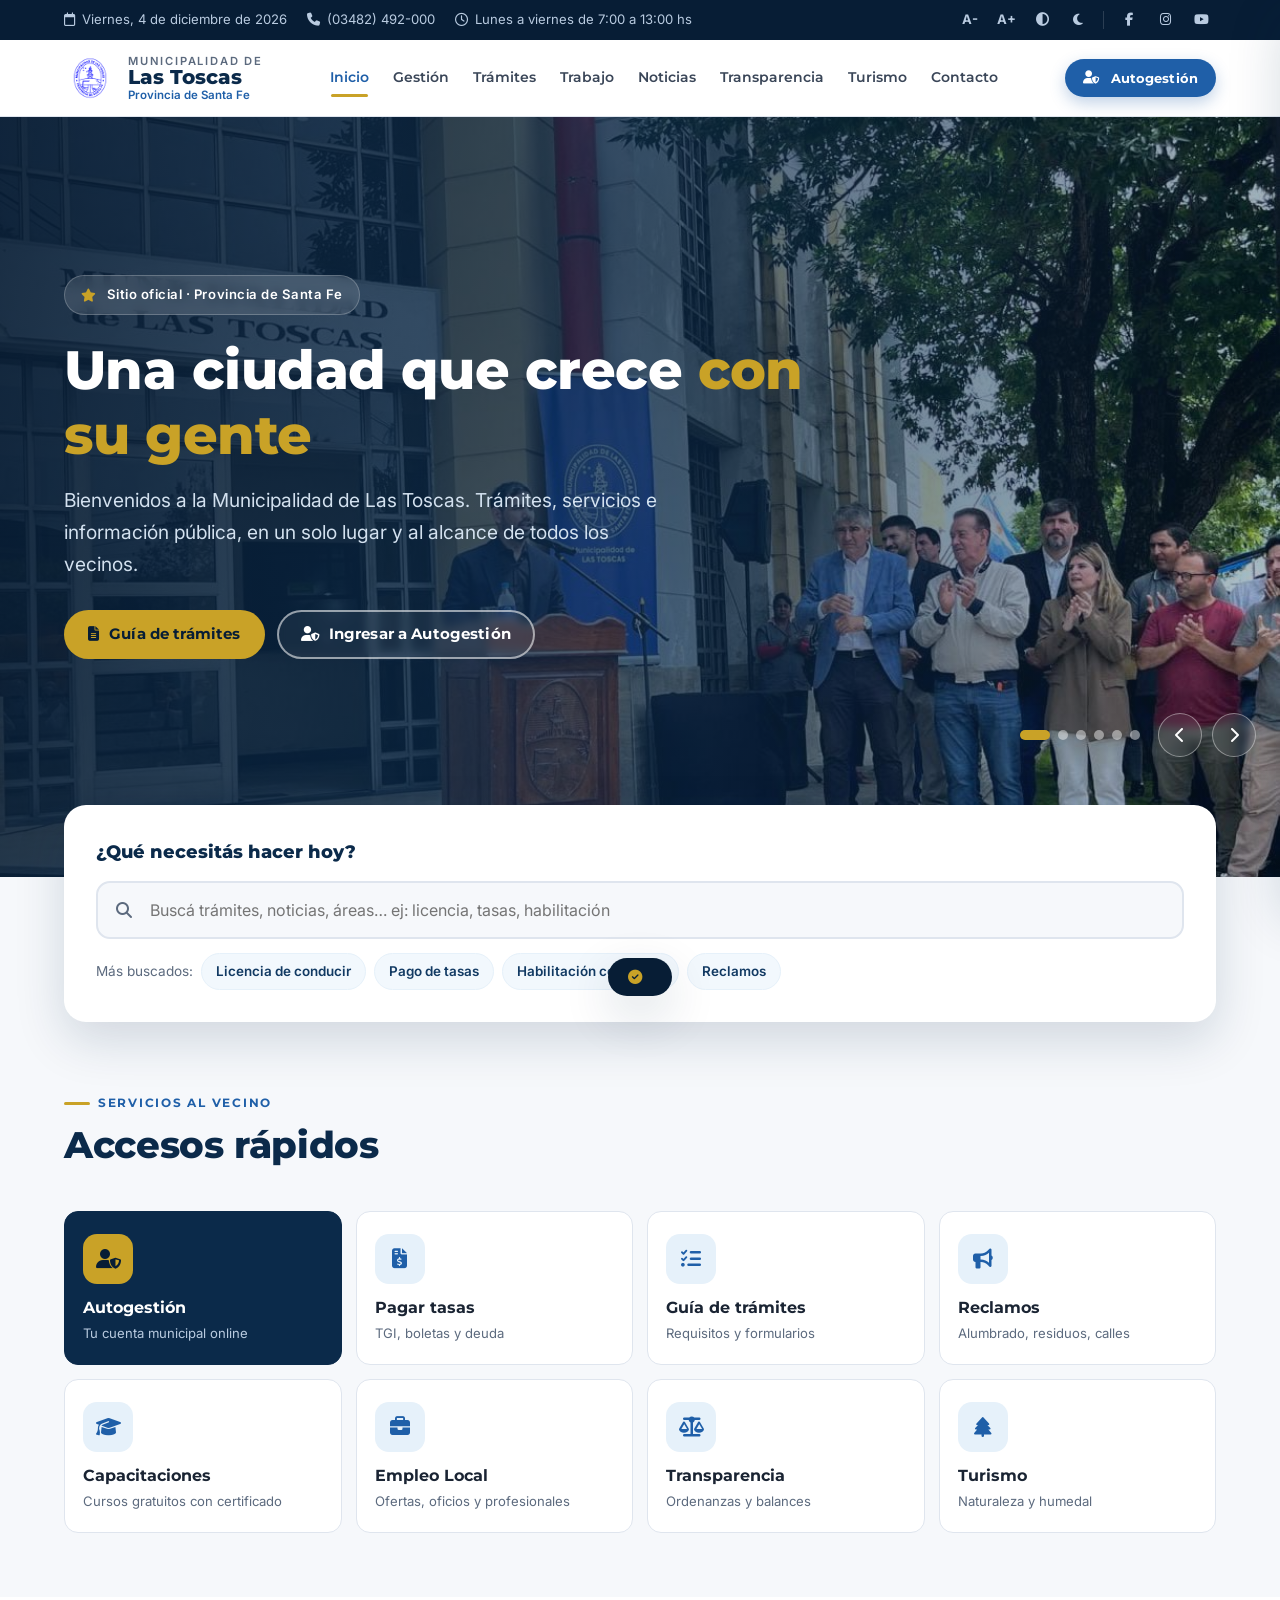
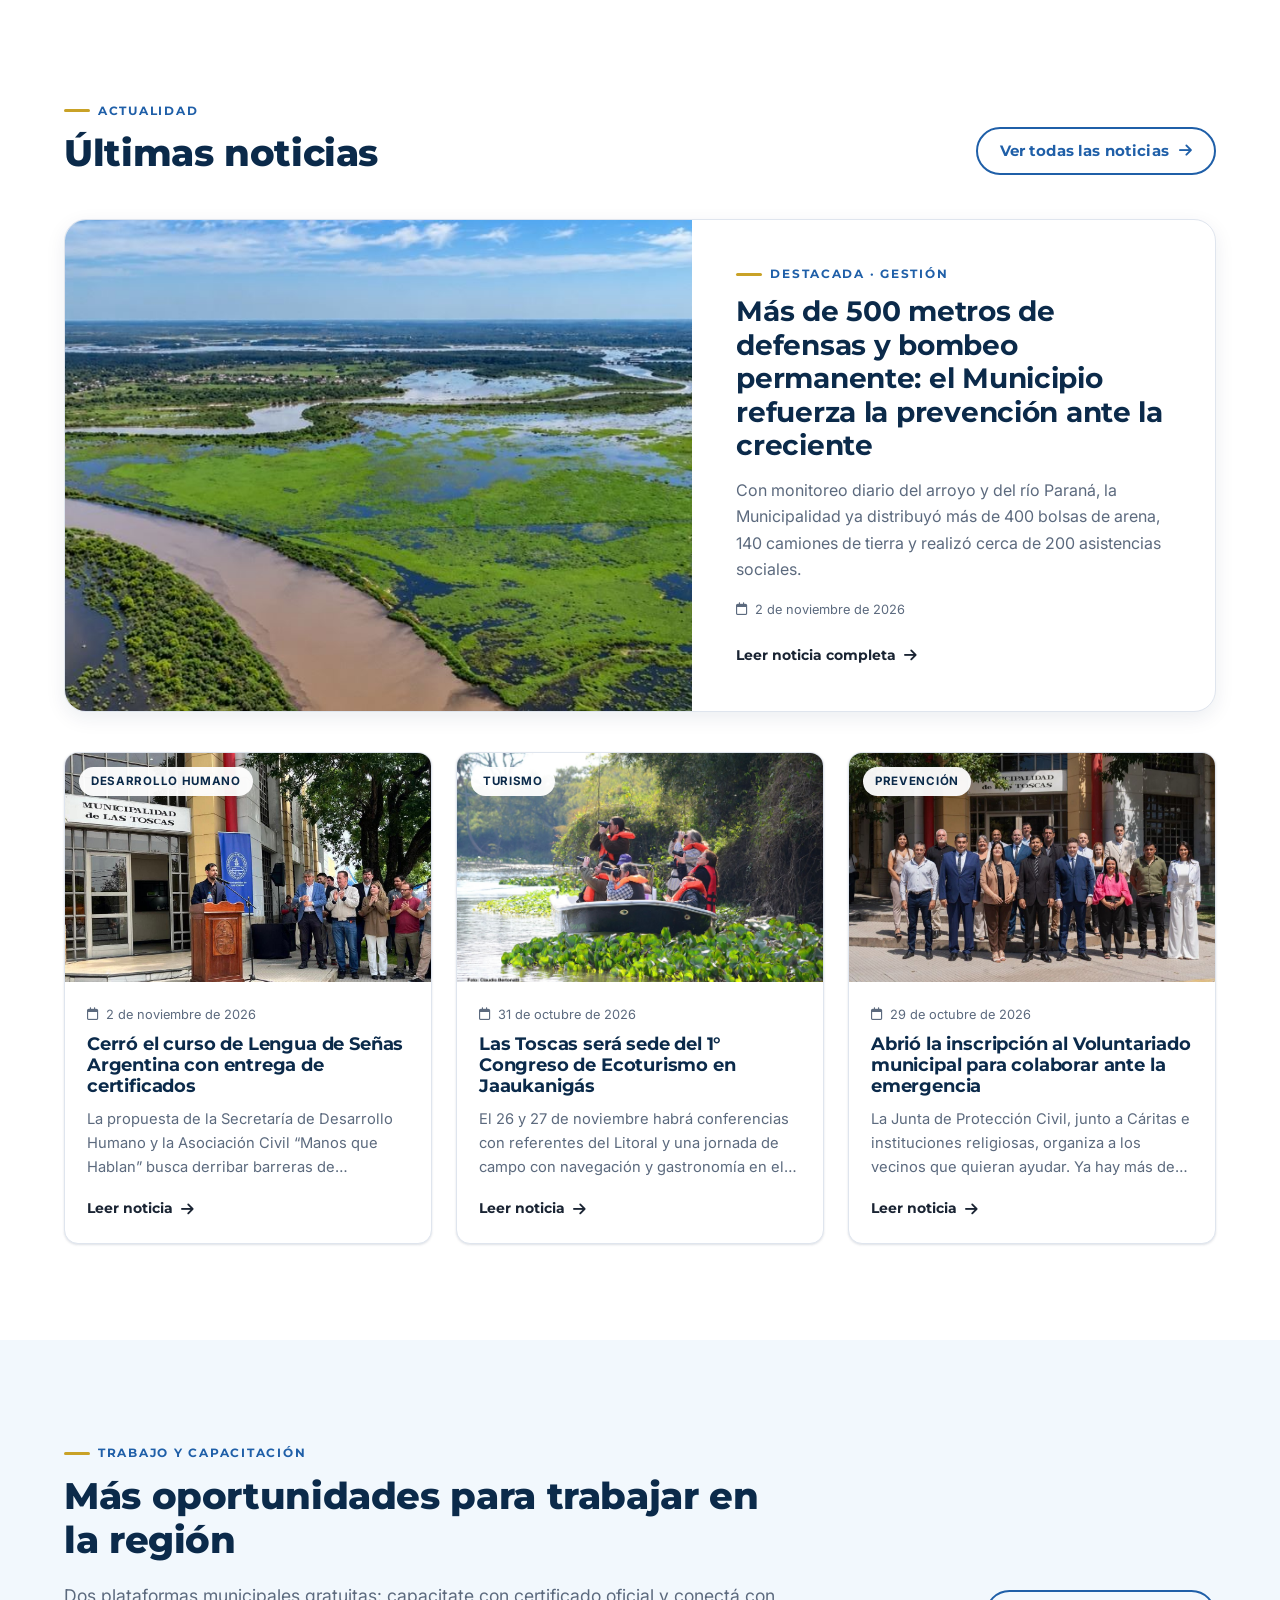
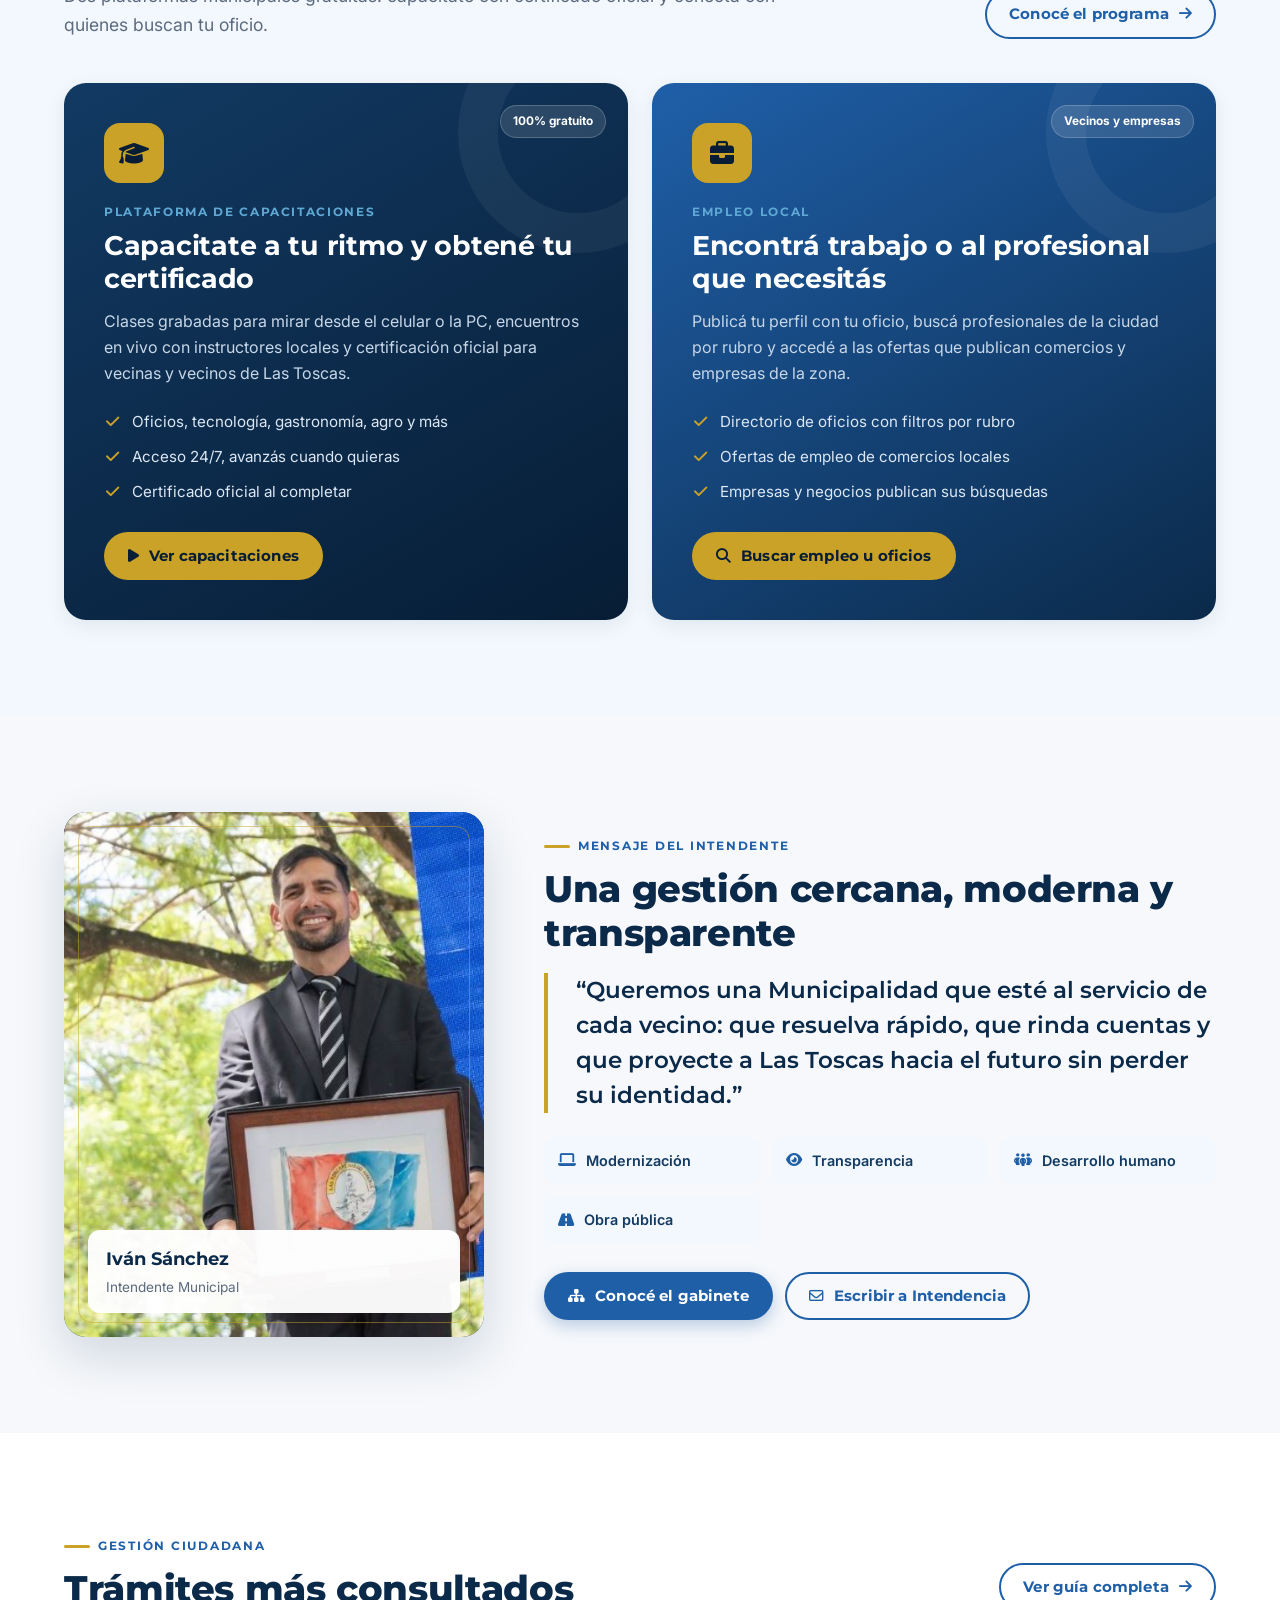
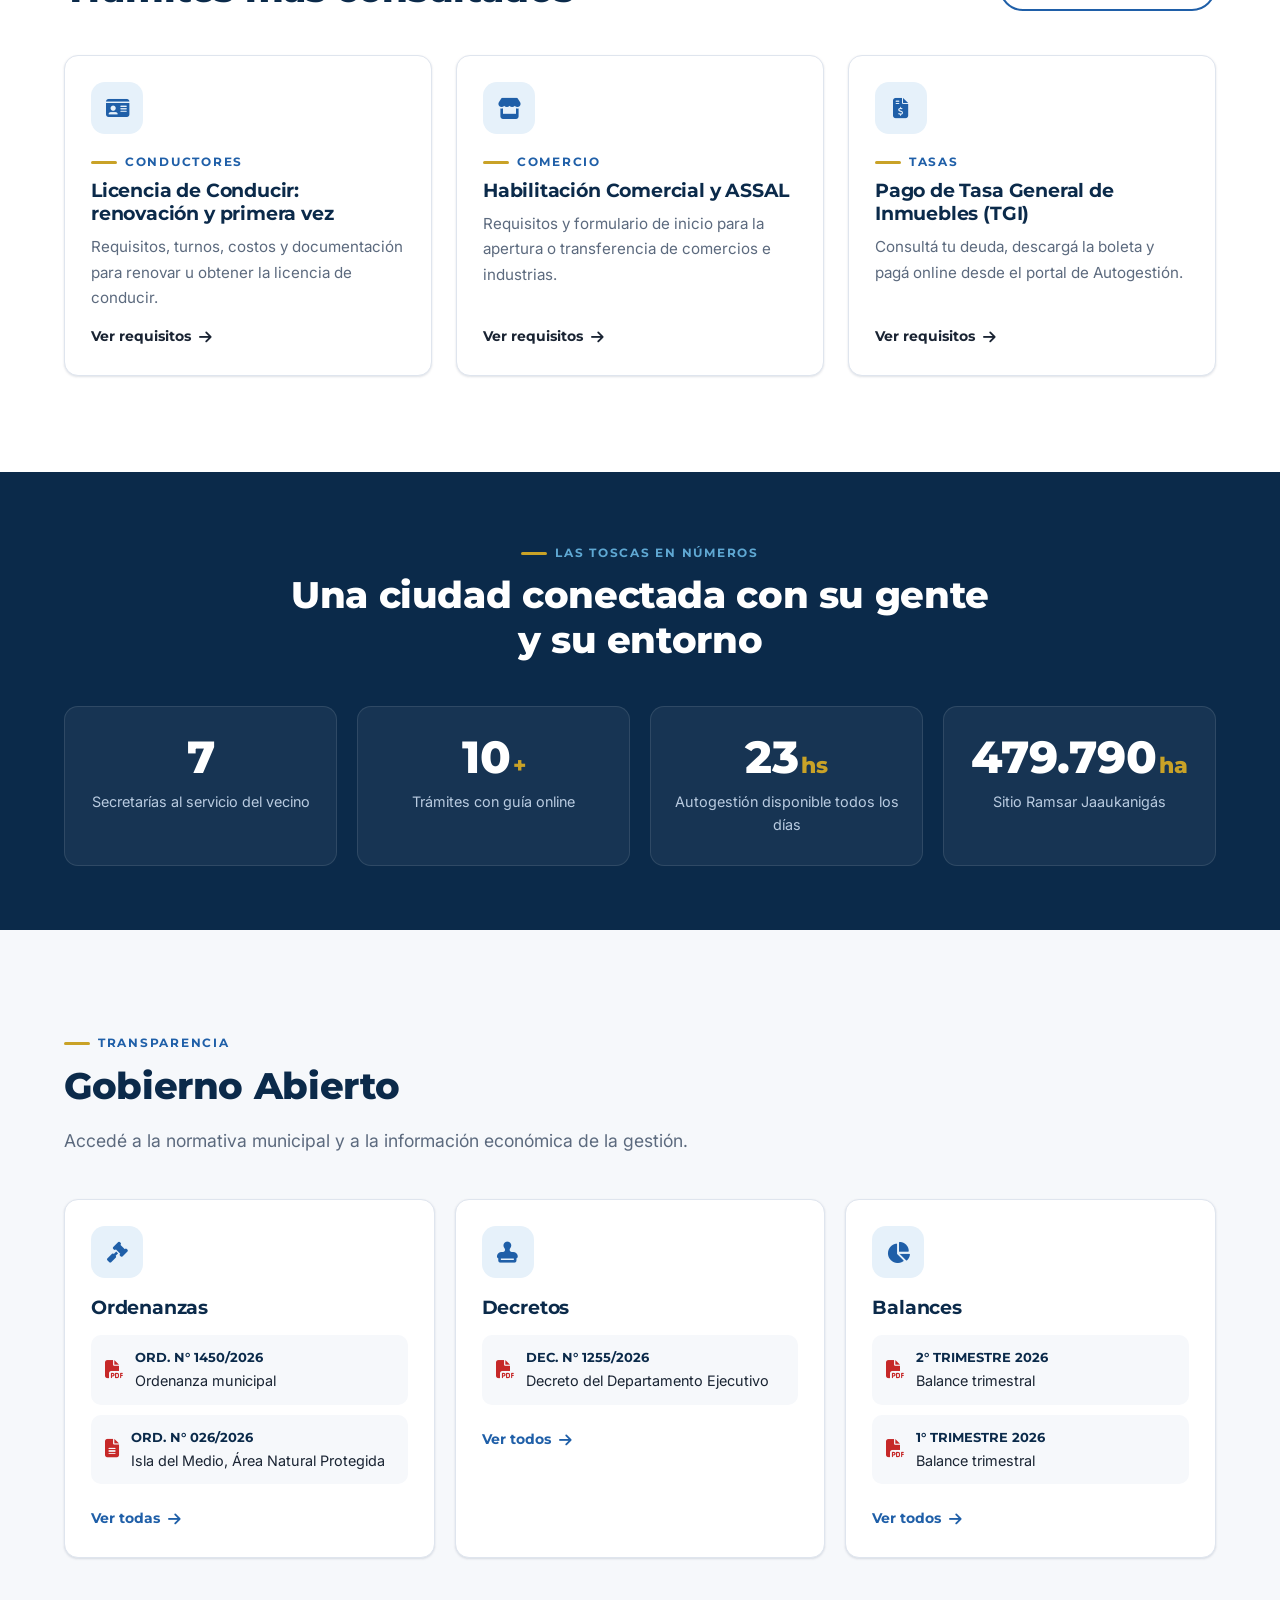
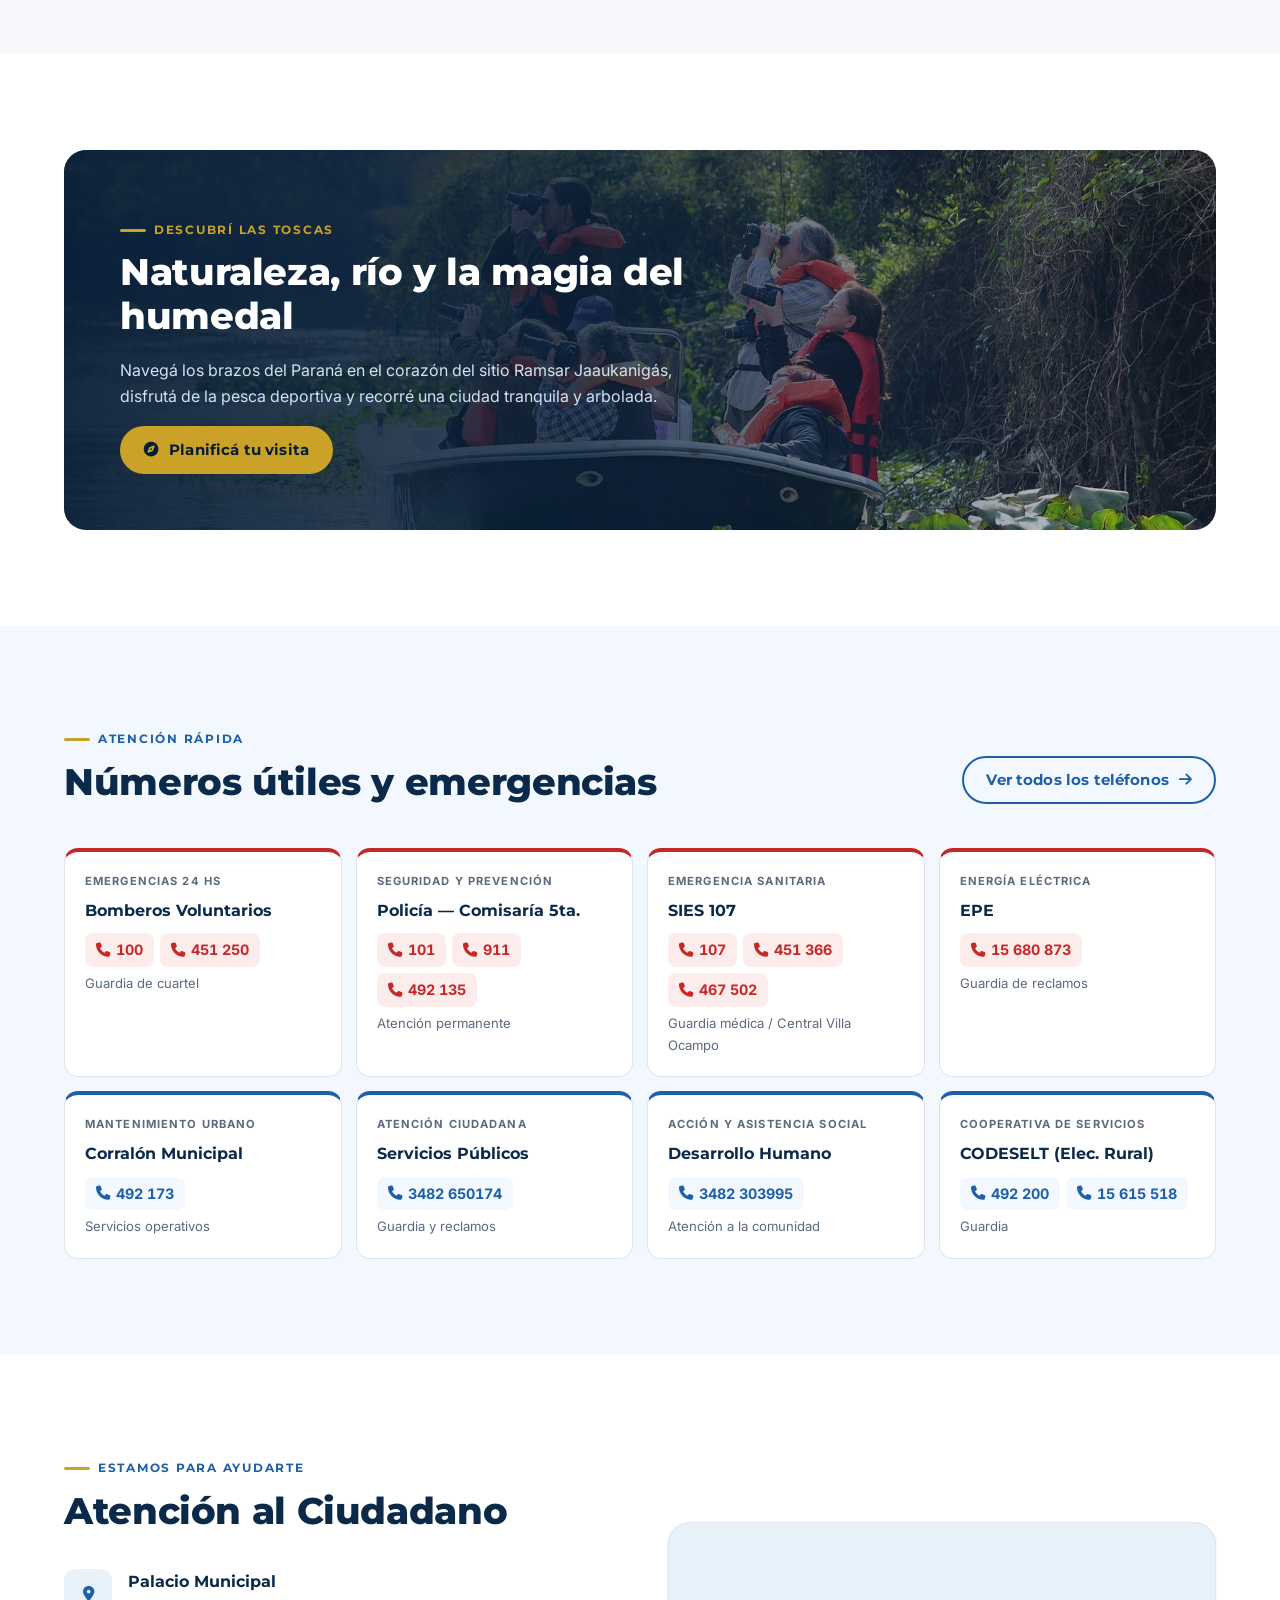
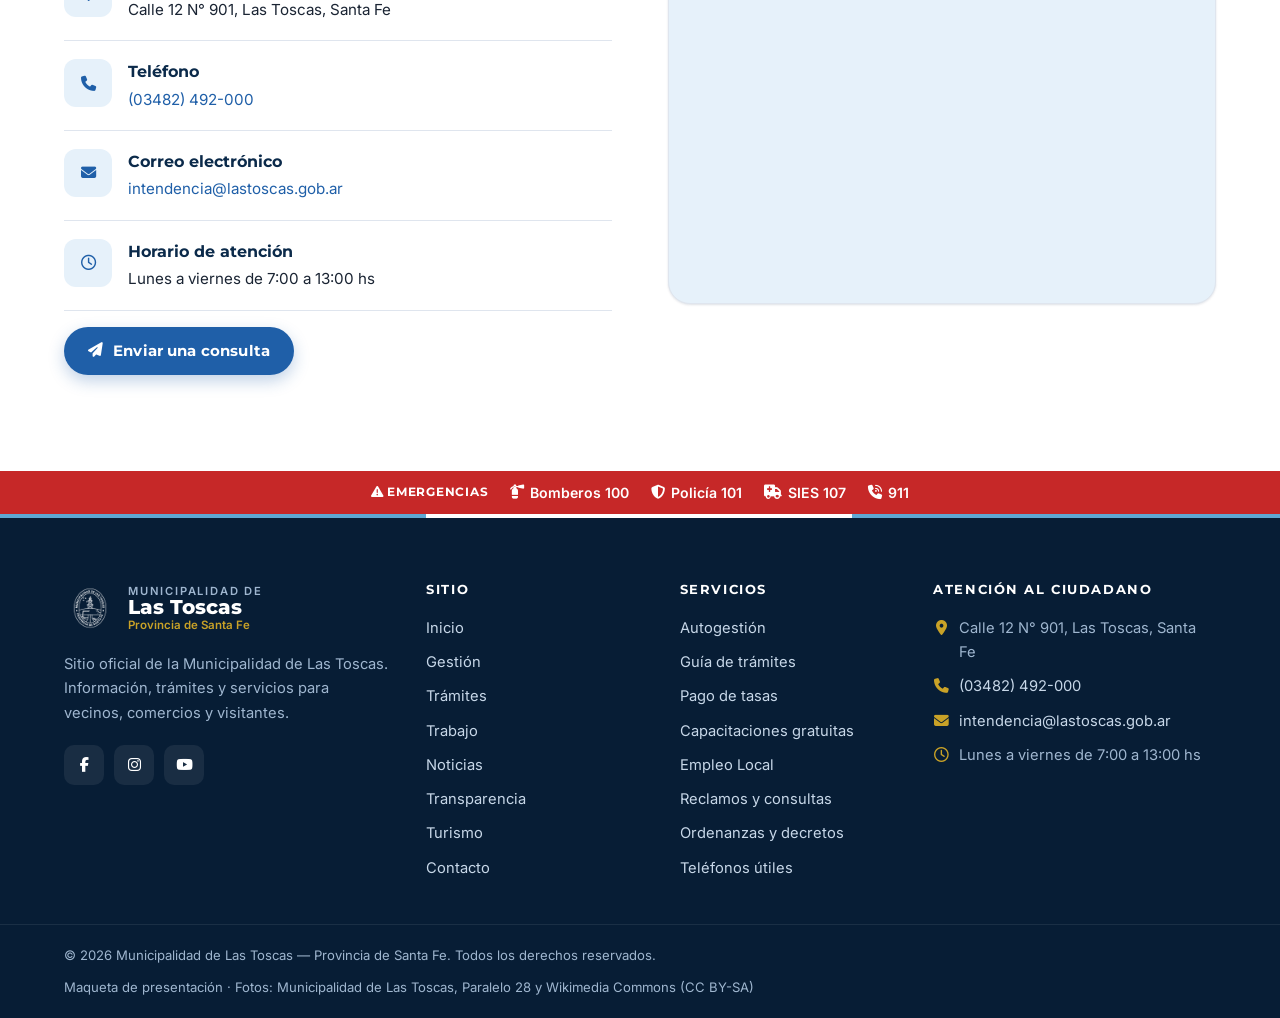
<file: index.html>
<!DOCTYPE html>
<html lang="es-AR" class="no-js">
<head>
  <meta charset="UTF-8">
  <meta name="viewport" content="width=device-width, initial-scale=1">
  <title>Municipalidad de Las Toscas | Sitio Oficial</title>
  <meta name="description" content="Sitio oficial de la Municipalidad de Las Toscas, Provincia de Santa Fe. Trámites, noticias, gobierno abierto, turismo y atención al ciudadano.">
  <meta name="theme-color" content="#0b2a4a">
  <script>try{var t=localStorage.getItem("lt-theme");if(t==="dark"||(!t&&matchMedia("(prefers-color-scheme: dark)").matches))document.documentElement.classList.add("dark-mode")}catch(e){}</script>
  <meta property="og:type" content="website">
  <meta property="og:title" content="Municipalidad de Las Toscas">
  <meta property="og:description" content="Trámites, noticias, transparencia y servicios para vecinos de Las Toscas, Santa Fe.">
  <meta property="og:image" content="assets/img/gestion-discurso.jpg">
  <link rel="icon" type="image/png" href="assets/img/escudo-256.png">
  <link rel="preconnect" href="https://fonts.googleapis.com">
  <link rel="preconnect" href="https://fonts.gstatic.com" crossorigin>
  <link href="https://fonts.googleapis.com/css2?family=Inter:wght@400;500;600;700&family=Montserrat:wght@600;700;800&display=swap" rel="stylesheet">
  <link rel="stylesheet" href="https://cdnjs.cloudflare.com/ajax/libs/font-awesome/6.5.2/css/all.min.css">
  <link rel="stylesheet" href="assets/css/styles.css">
  <!-- Estadísticas de visitas (GoatCounter: sin cookies) -->
  <script data-goatcounter="https://lbrnqru.goatcounter.com/count" async src="//gc.zgo.at/count.js"></script>
</head>
<body data-page="inicio">
  <div id="site-header"></div>

  <main id="main">
    <!-- HERO -->
    <section class="hero" aria-label="Presentación">
      <div class="hero__slides" aria-hidden="true">
        <div class="hero__slide is-active"><img src="assets/img/gestion-discurso.jpg" alt=""></div>
        <div class="hero__slide"><img src="assets/img/letras-las-toscas.jpg" alt=""></div>
        <div class="hero__slide"><img src="assets/img/humedal-aereo.jpg" alt=""></div>
        <div class="hero__slide"><img src="assets/img/nuevos-vehiculos.jpg" alt=""></div>
        <div class="hero__slide"><img src="assets/img/asuncion-plaza.jpg" alt=""></div>
        <div class="hero__slide"><img src="assets/img/jaaukanigas-ecoturismo.jpg" alt=""></div>
      </div>
      <div class="container hero__content">
        <span class="hero__badge"><i class="fa-solid fa-star"></i>Sitio oficial · Provincia de Santa Fe</span>
        <h1>Una ciudad que crece <em>con su gente</em></h1>
        <p class="hero__lead">Bienvenidos a la Municipalidad de Las Toscas. Trámites, servicios e información pública, en un solo lugar y al alcance de todos los vecinos.</p>
        <div class="hero__actions">
          <a class="btn btn--gold" href="tramites.html"><i class="fa-solid fa-file-lines"></i>Guía de trámites</a>
          <a class="btn btn--ghost-light" href="https://grossomaximiliano.github.io/MUNI_POC" target="_blank" rel="noopener"><i class="fa-solid fa-user-shield"></i>Ingresar a Autogestión</a>
        </div>
      </div>
      <div class="hero__controls">
        <div class="hero__dots"></div>
        <button class="hero__arrow hero__arrow--prev" type="button" aria-label="Imagen anterior"><i class="fa-solid fa-chevron-left"></i></button>
        <button class="hero__arrow hero__arrow--next" type="button" aria-label="Imagen siguiente"><i class="fa-solid fa-chevron-right"></i></button>
      </div>
    </section>

    <!-- BUSCADOR -->
    <section class="finder" aria-label="Buscador">
      <div class="container">
        <div class="finder__card">
          <label class="finder__label" for="finderInput">¿Qué necesitás hacer hoy?</label>
          <div class="finder__field">
            <i class="fa-solid fa-magnifying-glass" aria-hidden="true"></i>
            <input class="finder__input" id="finderInput" type="search" autocomplete="off" placeholder="Buscá trámites, noticias, áreas… ej: licencia, tasas, habilitación"
                   role="combobox" aria-expanded="false" aria-controls="finderResults" aria-autocomplete="list">
            <ul class="finder__results" id="finderResults" role="listbox"></ul>
          </div>
          <div class="finder__tags">
            <span>Más buscados:</span>
            <button class="chip" type="button" data-finder="licencia">Licencia de conducir</button>
            <button class="chip" type="button" data-finder="tasas">Pago de tasas</button>
            <button class="chip" type="button" data-finder="habilitación">Habilitación comercial</button>
            <button class="chip" type="button" data-finder="reclamo">Reclamos</button>
          </div>
        </div>
      </div>
    </section>

    <!-- ACCESOS RÁPIDOS -->
    <section class="section section--tight" aria-labelledby="t-accesos">
      <div class="container">
        <div class="section-head">
          <span class="eyebrow">Servicios al vecino</span>
          <h2 id="t-accesos">Accesos rápidos</h2>
        </div>
        <div class="quick-grid">
          <a class="quick quick--featured reveal" href="https://grossomaximiliano.github.io/MUNI_POC" target="_blank" rel="noopener">
            <span class="quick__icon"><i class="fa-solid fa-user-shield"></i></span>
            <span class="quick__title">Autogestión</span><span class="quick__desc">Tu cuenta municipal online</span>
          </a>
          <a class="quick reveal" href="tramites.html#pago-tasas">
            <span class="quick__icon"><i class="fa-solid fa-file-invoice-dollar"></i></span>
            <span class="quick__title">Pagar tasas</span><span class="quick__desc">TGI, boletas y deuda</span>
          </a>
          <a class="quick reveal" href="tramites.html">
            <span class="quick__icon"><i class="fa-solid fa-list-check"></i></span>
            <span class="quick__title">Guía de trámites</span><span class="quick__desc">Requisitos y formularios</span>
          </a>
          <a class="quick reveal" href="contacto.html?tipo=reclamo#formulario">
            <span class="quick__icon"><i class="fa-solid fa-bullhorn"></i></span>
            <span class="quick__title">Reclamos</span><span class="quick__desc">Alumbrado, residuos, calles</span>
          </a>
          <a class="quick reveal" href="https://grossomaximiliano.github.io/MUNI_CURSOS/" target="_blank" rel="noopener">
            <span class="quick__icon"><i class="fa-solid fa-graduation-cap"></i></span>
            <span class="quick__title">Capacitaciones</span><span class="quick__desc">Cursos gratuitos con certificado</span>
          </a>
          <a class="quick reveal" href="https://grossomaximiliano.github.io/MUNI_EMPLE/" target="_blank" rel="noopener">
            <span class="quick__icon"><i class="fa-solid fa-briefcase"></i></span>
            <span class="quick__title">Empleo Local</span><span class="quick__desc">Ofertas, oficios y profesionales</span>
          </a>
          <a class="quick reveal" href="transparencia.html">
            <span class="quick__icon"><i class="fa-solid fa-scale-balanced"></i></span>
            <span class="quick__title">Transparencia</span><span class="quick__desc">Ordenanzas y balances</span>
          </a>
          <a class="quick reveal" href="turismo.html">
            <span class="quick__icon"><i class="fa-solid fa-tree"></i></span>
            <span class="quick__title">Turismo</span><span class="quick__desc">Naturaleza y humedal</span>
          </a>
        </div>
      </div>
    </section>

    <!-- NOTICIAS -->
    <section class="section section--white" aria-labelledby="t-noticias">
      <div class="container">
        <div class="section-head section-head--row">
          <div>
            <span class="eyebrow">Actualidad</span>
            <h2 id="t-noticias" class="mb-0">Últimas noticias</h2>
          </div>
          <a class="btn btn--outline" href="noticias.html">Ver todas las noticias <i class="fa-solid fa-arrow-right"></i></a>
        </div>
        <a class="news-feature reveal" href="noticias.html" data-news-feature></a>
        <div class="grid grid--3 mt-4" data-news="3" data-news-skip-featured></div>
      </div>
    </section>

    <!-- TRABAJO Y CAPACITACIÓN -->
    <section class="section section--tint" aria-labelledby="t-trabajo">
      <div class="container">
        <div class="section-head section-head--row">
          <div style="max-width:720px">
            <span class="eyebrow">Trabajo y capacitación</span>
            <h2 id="t-trabajo">Más oportunidades para trabajar en la región</h2>
            <p class="lead mb-0">Dos plataformas municipales gratuitas: capacitate con certificado oficial y conectá con quienes buscan tu oficio.</p>
          </div>
          <a class="btn btn--outline" href="trabajo.html">Conocé el programa <i class="fa-solid fa-arrow-right"></i></a>
        </div>
        <div class="platforms">
          <article class="platform reveal">
            <span class="platform__badge">100% gratuito</span>
            <span class="platform__icon"><i class="fa-solid fa-graduation-cap"></i></span>
            <span class="platform__tag">Plataforma de Capacitaciones</span>
            <h3>Capacitate a tu ritmo y obtené tu certificado</h3>
            <p>Clases grabadas para mirar desde el celular o la PC, encuentros en vivo con instructores locales y certificación oficial para vecinas y vecinos de Las Toscas.</p>
            <ul class="platform__list">
              <li><i class="fa-solid fa-check"></i>Oficios, tecnología, gastronomía, agro y más</li>
              <li><i class="fa-solid fa-check"></i>Acceso 24/7, avanzás cuando quieras</li>
              <li><i class="fa-solid fa-check"></i>Certificado oficial al completar</li>
            </ul>
            <div class="platform__actions">
              <a class="btn btn--gold" href="https://grossomaximiliano.github.io/MUNI_CURSOS/" target="_blank" rel="noopener"><i class="fa-solid fa-play"></i>Ver capacitaciones</a>
            </div>
          </article>
          <article class="platform platform--empleo reveal">
            <span class="platform__badge">Vecinos y empresas</span>
            <span class="platform__icon"><i class="fa-solid fa-briefcase"></i></span>
            <span class="platform__tag">Empleo Local</span>
            <h3>Encontrá trabajo o al profesional que necesitás</h3>
            <p>Publicá tu perfil con tu oficio, buscá profesionales de la ciudad por rubro y accedé a las ofertas que publican comercios y empresas de la zona.</p>
            <ul class="platform__list">
              <li><i class="fa-solid fa-check"></i>Directorio de oficios con filtros por rubro</li>
              <li><i class="fa-solid fa-check"></i>Ofertas de empleo de comercios locales</li>
              <li><i class="fa-solid fa-check"></i>Empresas y negocios publican sus búsquedas</li>
            </ul>
            <div class="platform__actions">
              <a class="btn btn--gold" href="https://grossomaximiliano.github.io/MUNI_EMPLE/" target="_blank" rel="noopener"><i class="fa-solid fa-magnifying-glass"></i>Buscar empleo u oficios</a>
            </div>
          </article>
        </div>
      </div>
    </section>

    <!-- INTENDENTE -->
    <section class="section" aria-labelledby="t-intendente">
      <div class="container mayor">
        <div class="mayor__portrait reveal">
          <img class="mayor__photo" src="assets/img/intendente.jpg" alt="Iván Sánchez, Intendente de Las Toscas">
          <div class="mayor__plate"><strong>Iván Sánchez</strong><span>Intendente Municipal</span></div>
        </div>
        <div class="reveal">
          <span class="eyebrow">Mensaje del Intendente</span>
          <h2 id="t-intendente">Una gestión cercana, moderna y transparente</h2>
          <blockquote class="quote">“Queremos una Municipalidad que esté al servicio de cada vecino: que resuelva rápido, que rinda cuentas y que proyecte a Las Toscas hacia el futuro sin perder su identidad.”</blockquote>
          <div class="mayor__pillars">
            <span class="pillar"><i class="fa-solid fa-laptop"></i>Modernización</span>
            <span class="pillar"><i class="fa-solid fa-eye"></i>Transparencia</span>
            <span class="pillar"><i class="fa-solid fa-people-group"></i>Desarrollo humano</span>
            <span class="pillar"><i class="fa-solid fa-road"></i>Obra pública</span>
          </div>
          <div class="flex-gap">
            <a class="btn btn--primary" href="gestion.html"><i class="fa-solid fa-sitemap"></i>Conocé el gabinete</a>
            <a class="btn btn--outline" href="mailto:intendencia@lastoscas.gob.ar"><i class="fa-regular fa-envelope"></i>Escribir a Intendencia</a>
          </div>
        </div>
      </div>
    </section>

    <!-- TRÁMITES DESTACADOS -->
    <section class="section section--white" aria-labelledby="t-tramites">
      <div class="container">
        <div class="section-head section-head--row">
          <div>
            <span class="eyebrow">Gestión ciudadana</span>
            <h2 id="t-tramites" class="mb-0">Trámites más consultados</h2>
          </div>
          <a class="btn btn--outline" href="tramites.html">Ver guía completa <i class="fa-solid fa-arrow-right"></i></a>
        </div>
        <div class="grid grid--3" data-tramites-featured="licencia-conducir,habilitacion-comercial,pago-tasas"></div>
      </div>
    </section>

    <!-- CIFRAS -->
    <section class="section section--navy section--tight" aria-labelledby="t-cifras">
      <div class="container">
        <div class="section-head section-head--center">
          <span class="eyebrow">Las Toscas en números</span>
          <h2 id="t-cifras">Una ciudad conectada con su gente y su entorno</h2>
        </div>
        <div class="stats">
          <div class="stat reveal"><div class="stat__num"><span data-count="7">0</span></div><div class="stat__label">Secretarías al servicio del vecino</div></div>
          <div class="stat reveal"><div class="stat__num"><span data-count="10">0</span><small>+</small></div><div class="stat__label">Trámites con guía online</div></div>
          <div class="stat reveal"><div class="stat__num"><span data-count="24">0</span><small>hs</small></div><div class="stat__label">Autogestión disponible todos los días</div></div>
          <div class="stat reveal"><div class="stat__num"><span data-count="492000">0</span><small>ha</small></div><div class="stat__label">Sitio Ramsar Jaaukanigás</div></div>
        </div>
      </div>
    </section>

    <!-- GOBIERNO ABIERTO -->
    <section class="section" aria-labelledby="t-gob">
      <div class="container">
        <div class="section-head">
          <span class="eyebrow">Transparencia</span>
          <h2 id="t-gob">Gobierno Abierto</h2>
          <p class="lead">Accedé a la normativa municipal y a la información económica de la gestión.</p>
        </div>
        <div class="open-gov">
          <div class="card reveal">
            <span class="card__icon"><i class="fa-solid fa-gavel"></i></span>
            <h3>Ordenanzas</h3>
            <ul class="doc-list">
              <li><a class="doc-item" href="https://lastoscas.gob.ar/wp/wp-content/uploads/2026/10/ORDENANZA-1450.pdf" target="_blank" rel="noopener"><i class="fa-solid fa-file-pdf"></i><span><b>ORD. N° 1450/2026</b>Ordenanza municipal</span></a></li>
              <li><a class="doc-item" href="transparencia.html#ordenanzas"><i class="fa-solid fa-file-lines"></i><span><b>ORD. N° 026/2026</b>Isla del Medio, Área Natural Protegida</span></a></li>
            </ul>
            <a class="link-arrow" href="transparencia.html#ordenanzas">Ver todas <i class="fa-solid fa-arrow-right"></i></a>
          </div>
          <div class="card reveal">
            <span class="card__icon"><i class="fa-solid fa-stamp"></i></span>
            <h3>Decretos</h3>
            <ul class="doc-list">
              <li><a class="doc-item" href="https://lastoscas.gob.ar/wp/wp-content/uploads/2026/10/Decreto-1255.pdf" target="_blank" rel="noopener"><i class="fa-solid fa-file-pdf"></i><span><b>DEC. N° 1255/2026</b>Decreto del Departamento Ejecutivo</span></a></li>
            </ul>
            <a class="link-arrow" href="transparencia.html#decretos">Ver todos <i class="fa-solid fa-arrow-right"></i></a>
          </div>
          <div class="card reveal">
            <span class="card__icon"><i class="fa-solid fa-chart-pie"></i></span>
            <h3>Balances</h3>
            <ul class="doc-list">
              <li><a class="doc-item" href="https://lastoscas.gob.ar/wp/wp-content/uploads/2026/04/BALANCE-2DO-TRIMESTRE.pdf" target="_blank" rel="noopener"><i class="fa-solid fa-file-pdf"></i><span><b>2° TRIMESTRE 2026</b>Balance trimestral</span></a></li>
              <li><a class="doc-item" href="https://lastoscas.gob.ar/wp/wp-content/uploads/2026/04/BALANCE-1ER-TRIMESTRE.pdf" target="_blank" rel="noopener"><i class="fa-solid fa-file-pdf"></i><span><b>1° TRIMESTRE 2026</b>Balance trimestral</span></a></li>
            </ul>
            <a class="link-arrow" href="transparencia.html#balances">Ver todos <i class="fa-solid fa-arrow-right"></i></a>
          </div>
        </div>
      </div>
    </section>

    <!-- TURISMO -->
    <section class="section section--white" aria-label="Turismo">
      <div class="container">
        <div class="banner reveal">
          <img src="assets/img/jaaukanigas-ecoturismo.jpg" alt="" loading="lazy">
          <div class="banner__body">
            <span class="eyebrow" style="color:var(--gold-500)">Descubrí Las Toscas</span>
            <h2>Naturaleza, río y la magia del humedal</h2>
            <p>Navegá los brazos del Paraná en el corazón del sitio Ramsar Jaaukanigás, disfrutá de la pesca deportiva y recorré una ciudad tranquila y arbolada.</p>
            <a class="btn btn--gold" href="turismo.html"><i class="fa-solid fa-compass"></i>Planificá tu visita</a>
          </div>
        </div>
      </div>
    </section>

    <!-- TELÉFONOS -->
    <section class="section section--tint" aria-labelledby="t-tel">
      <div class="container">
        <div class="section-head section-head--row">
          <div>
            <span class="eyebrow">Atención rápida</span>
            <h2 id="t-tel" class="mb-0">Números útiles y emergencias</h2>
          </div>
          <a class="btn btn--outline" href="contacto.html#telefonos">Ver todos los teléfonos <i class="fa-solid fa-arrow-right"></i></a>
        </div>
        <div class="phones" data-phones="all"></div>
      </div>
    </section>

    <!-- CONTACTO + MAPA -->
    <section class="section section--white" aria-labelledby="t-contacto">
      <div class="container two-col">
        <div>
          <span class="eyebrow">Estamos para ayudarte</span>
          <h2 id="t-contacto">Atención al Ciudadano</h2>
          <div class="contact-item"><span class="contact-item__icon"><i class="fa-solid fa-location-dot"></i></span><div><b>Palacio Municipal</b><span>Calle 12 N° 901, Las Toscas, Santa Fe</span></div></div>
          <div class="contact-item"><span class="contact-item__icon"><i class="fa-solid fa-phone"></i></span><div><b>Teléfono</b><a href="tel:03482492000">(03482) 492-000</a></div></div>
          <div class="contact-item"><span class="contact-item__icon"><i class="fa-solid fa-envelope"></i></span><div><b>Correo electrónico</b><a href="mailto:intendencia@lastoscas.gob.ar">intendencia@lastoscas.gob.ar</a></div></div>
          <div class="contact-item"><span class="contact-item__icon"><i class="fa-regular fa-clock"></i></span><div><b>Horario de atención</b><span>Lunes a viernes de 7:00 a 13:00 hs</span></div></div>
          <a class="btn btn--primary mt-2" href="contacto.html#formulario"><i class="fa-solid fa-paper-plane"></i>Enviar una consulta</a>
        </div>
        <div class="map reveal">
          <iframe src="https://www.google.com/maps?q=-28.354166,-59.257671&z=17&output=embed" title="Mapa: ubicación del Palacio Municipal de Las Toscas" loading="lazy" referrerpolicy="no-referrer-when-downgrade"></iframe>
        </div>
      </div>
    </section>
  </main>

  <div id="site-footer"></div>

  <script src="assets/js/data.js"></script>
  <script src="assets/js/layout.js"></script>
  <script src="assets/js/main.js"></script>
</body>
</html>
</file>
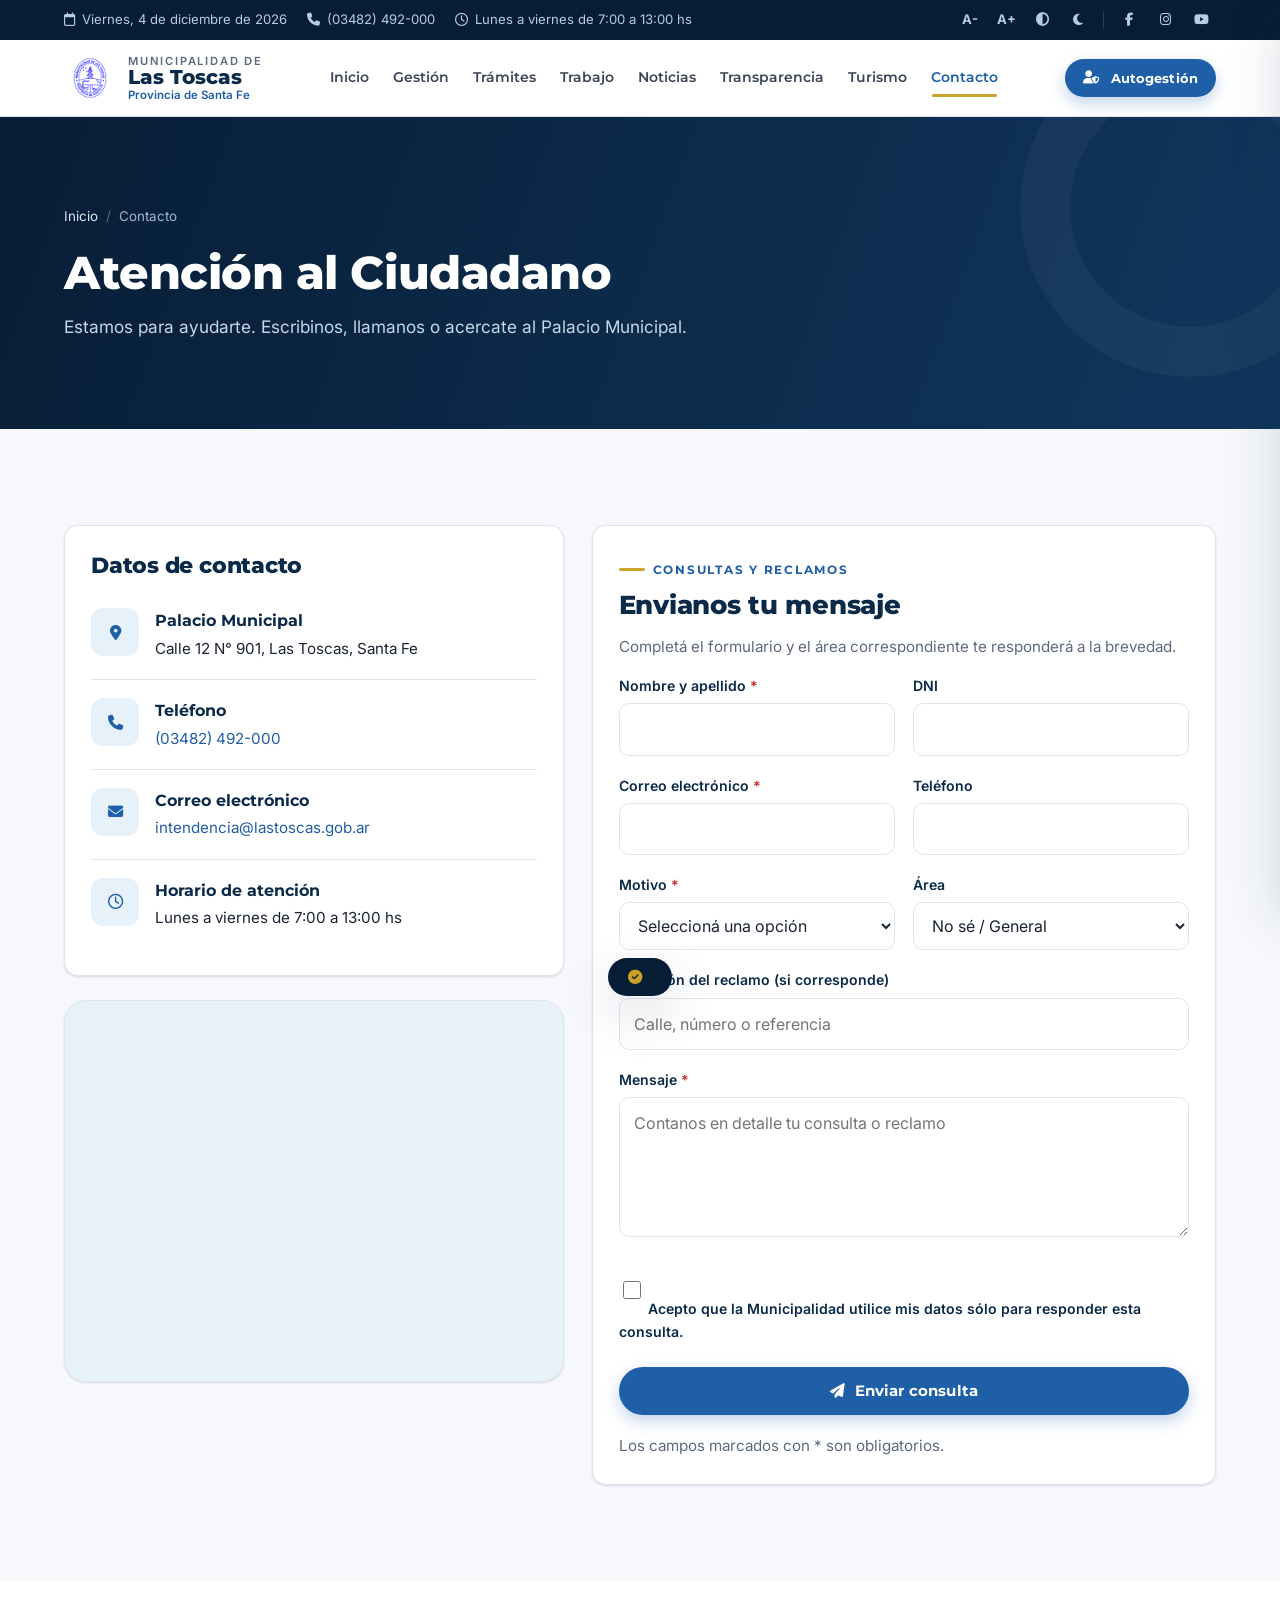
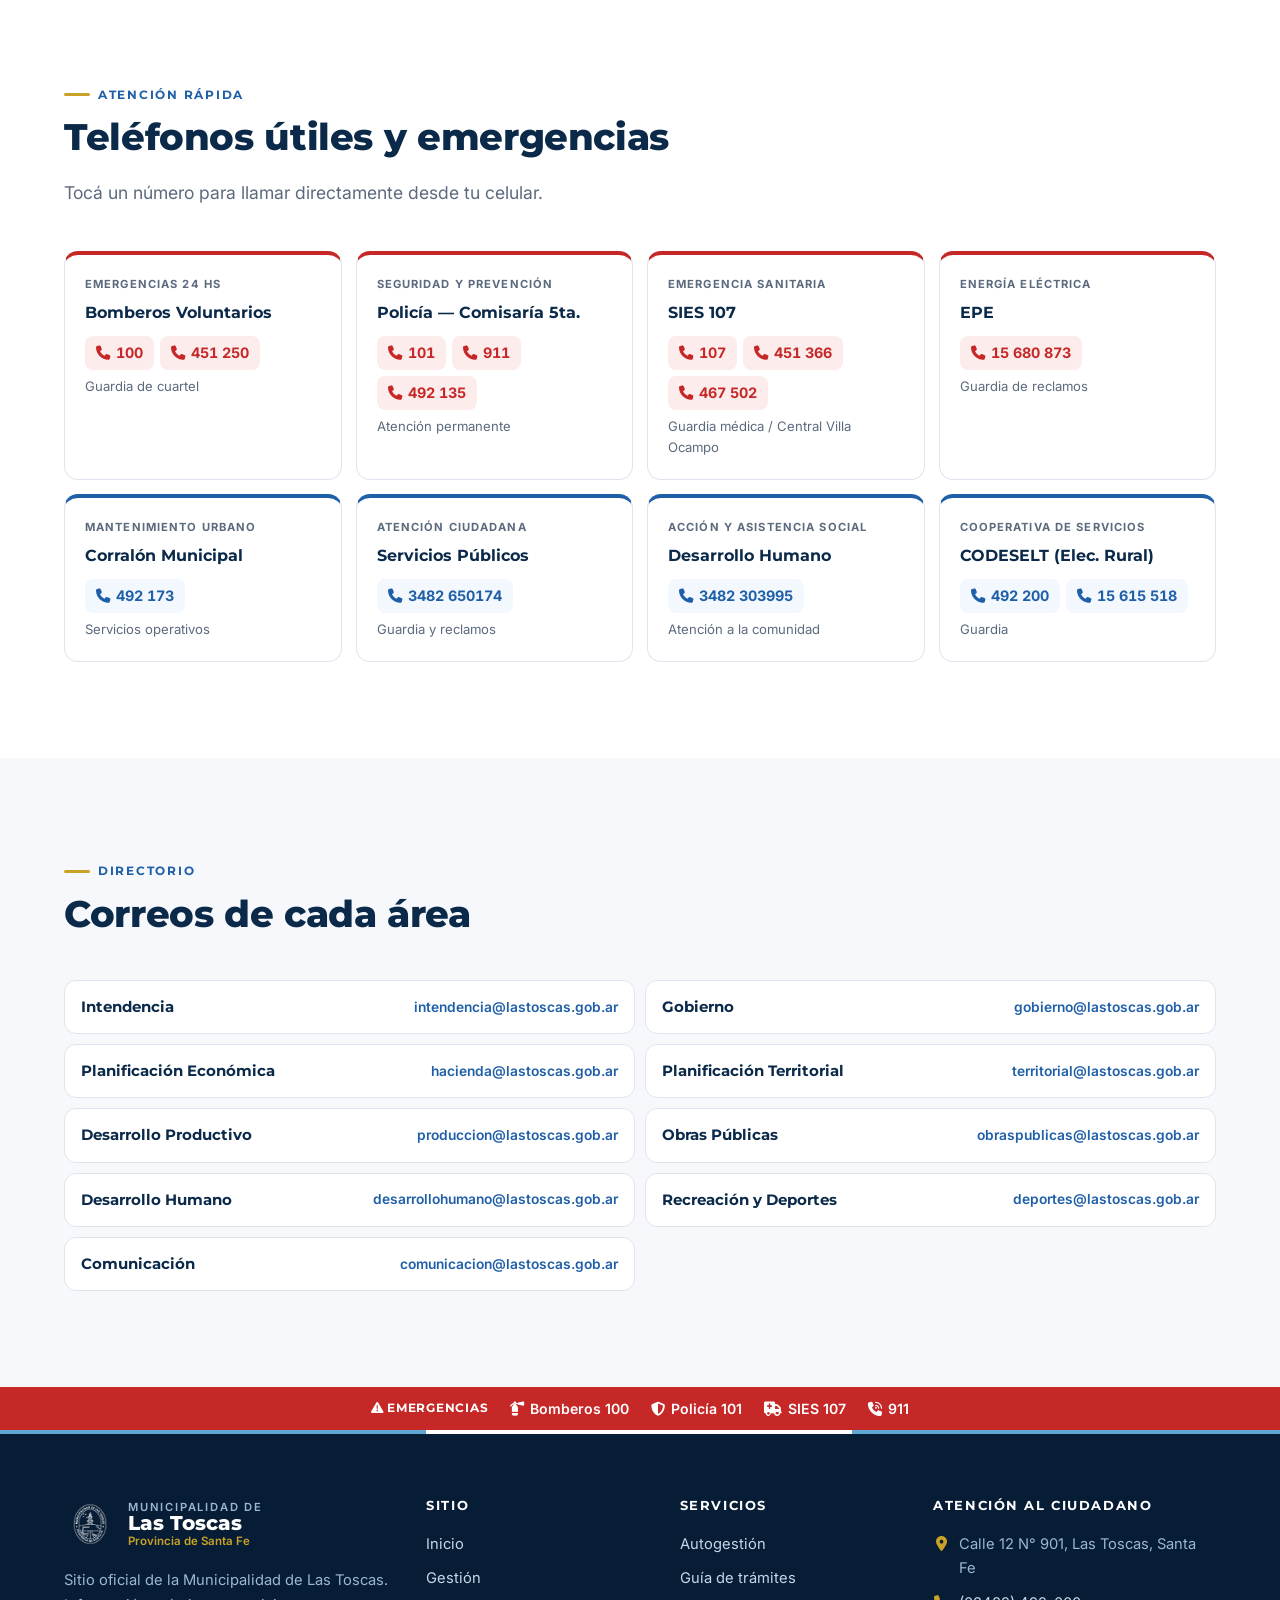
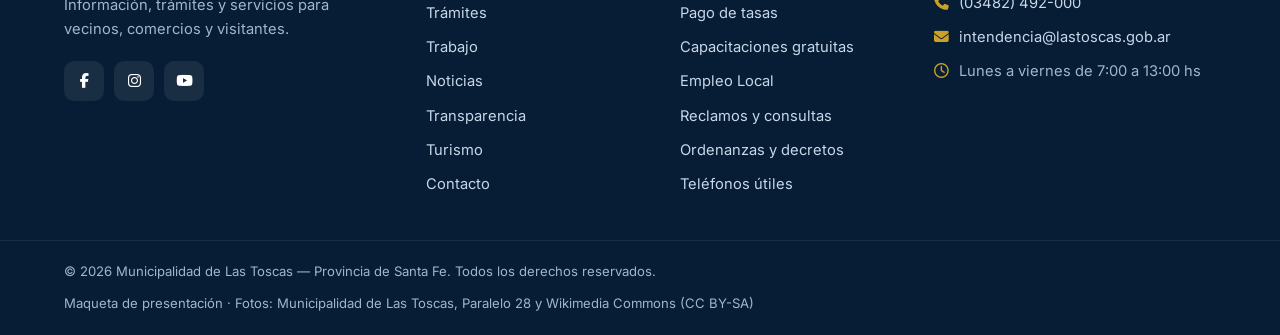
<file: contacto.html>
<!DOCTYPE html>
<html lang="es-AR" class="no-js">
<head>
  <meta charset="UTF-8">
  <meta name="viewport" content="width=device-width, initial-scale=1">
  <title>Contacto | Municipalidad de Las Toscas</title>
  <meta name="description" content="Atención al ciudadano, directorio de secretarías, teléfonos útiles y formulario de consultas y reclamos de la Municipalidad de Las Toscas.">
  <meta name="theme-color" content="#0b2a4a">
  <script>try{var t=localStorage.getItem("lt-theme");if(t==="dark"||(!t&&matchMedia("(prefers-color-scheme: dark)").matches))document.documentElement.classList.add("dark-mode")}catch(e){}</script>
  <meta property="og:title" content="Contacto | Municipalidad de Las Toscas">
  <link rel="icon" type="image/png" href="assets/img/escudo-256.png">
  <link rel="preconnect" href="https://fonts.googleapis.com">
  <link rel="preconnect" href="https://fonts.gstatic.com" crossorigin>
  <link href="https://fonts.googleapis.com/css2?family=Inter:wght@400;500;600;700&family=Montserrat:wght@600;700;800&display=swap" rel="stylesheet">
  <link rel="stylesheet" href="https://cdnjs.cloudflare.com/ajax/libs/font-awesome/6.5.2/css/all.min.css">
  <link rel="stylesheet" href="assets/css/styles.css">
  <!-- Estadísticas de visitas (GoatCounter: sin cookies) -->
  <script data-goatcounter="https://lbrnqru.goatcounter.com/count" async src="//gc.zgo.at/count.js"></script>
</head>
<body data-page="contacto">
  <div id="site-header"></div>

  <main id="main">
    <section class="page-hero">
      <div class="container">
        <ol class="breadcrumb"><li><a href="index.html">Inicio</a></li><li aria-current="page">Contacto</li></ol>
        <h1>Atención al Ciudadano</h1>
        <p>Estamos para ayudarte. Escribinos, llamanos o acercate al Palacio Municipal.</p>
      </div>
    </section>

    <section class="section" id="formulario" aria-labelledby="t-form">
      <div class="container contact-grid">
        <div>
          <div class="card">
            <h2 style="font-size:1.4rem">Datos de contacto</h2>
            <div class="contact-item"><span class="contact-item__icon"><i class="fa-solid fa-location-dot"></i></span><div><b>Palacio Municipal</b><span>Calle 12 N° 901, Las Toscas, Santa Fe</span></div></div>
            <div class="contact-item"><span class="contact-item__icon"><i class="fa-solid fa-phone"></i></span><div><b>Teléfono</b><a href="tel:03482492000">(03482) 492-000</a></div></div>
            <div class="contact-item"><span class="contact-item__icon"><i class="fa-solid fa-envelope"></i></span><div><b>Correo electrónico</b><a href="mailto:intendencia@lastoscas.gob.ar">intendencia@lastoscas.gob.ar</a></div></div>
            <div class="contact-item"><span class="contact-item__icon"><i class="fa-regular fa-clock"></i></span><div><b>Horario de atención</b><span>Lunes a viernes de 7:00 a 13:00 hs</span></div></div>
          </div>
          <div class="map mt-3">
            <iframe src="https://www.google.com/maps?q=-28.354166,-59.257671&z=17&output=embed" title="Mapa: ubicación del Palacio Municipal de Las Toscas" loading="lazy" referrerpolicy="no-referrer-when-downgrade"></iframe>
          </div>
        </div>

        <div class="card">
          <span class="eyebrow">Consultas y reclamos</span>
          <h2 id="t-form" style="font-size:1.6rem">Envianos tu mensaje</h2>
          <p class="muted">Completá el formulario y el área correspondiente te responderá a la brevedad.</p>

          <form class="form" id="contactForm" novalidate>
            <div class="form__row">
              <div class="field">
                <label for="f-nombre">Nombre y apellido <span class="req">*</span></label>
                <input id="f-nombre" name="nombre" type="text" autocomplete="name">
                <span class="field__error" aria-live="polite"></span>
              </div>
              <div class="field">
                <label for="f-dni">DNI</label>
                <input id="f-dni" name="dni" type="text" inputmode="numeric" autocomplete="off">
              </div>
            </div>
            <div class="form__row">
              <div class="field">
                <label for="f-email">Correo electrónico <span class="req">*</span></label>
                <input id="f-email" name="email" type="email" autocomplete="email">
                <span class="field__error" aria-live="polite"></span>
              </div>
              <div class="field">
                <label for="f-tel">Teléfono</label>
                <input id="f-tel" name="telefono" type="tel" autocomplete="tel">
                <span class="field__error" aria-live="polite"></span>
              </div>
            </div>
            <div class="form__row">
              <div class="field">
                <label for="f-tipo">Motivo <span class="req">*</span></label>
                <select id="f-tipo" name="tipo">
                  <option value="">Seleccioná una opción</option>
                  <option value="consulta">Consulta general</option>
                  <option value="reclamo">Reclamo (alumbrado, residuos, calles)</option>
                  <option value="tramite">Consulta sobre un trámite</option>
                  <option value="informacion">Solicitud de información pública</option>
                  <option value="sugerencia">Sugerencia</option>
                </select>
                <span class="field__error" aria-live="polite"></span>
              </div>
              <div class="field">
                <label for="f-area">Área</label>
                <select id="f-area" name="area">
                  <option value="">No sé / General</option>
                  <option>Secretaría General</option>
                  <option>Planificación Económica</option>
                  <option>Planificación y Desarrollo Territorial</option>
                  <option>Obras Públicas</option>
                  <option>Desarrollo Productivo</option>
                  <option>Desarrollo Humano</option>
                  <option>Recreación y Deporte</option>
                  <option>Patrimonio y Comunicación</option>
                </select>
              </div>
            </div>
            <div class="field">
              <label for="f-dir">Dirección del reclamo (si corresponde)</label>
              <input id="f-dir" name="direccion" type="text" placeholder="Calle, número o referencia">
            </div>
            <div class="field">
              <label for="f-msg">Mensaje <span class="req">*</span></label>
              <textarea id="f-msg" name="mensaje" placeholder="Contanos en detalle tu consulta o reclamo"></textarea>
              <span class="field__error" aria-live="polite"></span>
            </div>
            <div class="field">
              <label class="check"><input type="checkbox" name="acepto"> Acepto que la Municipalidad utilice mis datos sólo para responder esta consulta.</label>
              <span class="field__error" aria-live="polite"></span>
            </div>
            <button class="btn btn--primary" type="submit"><i class="fa-solid fa-paper-plane"></i>Enviar consulta</button>
            <p class="form__note">Los campos marcados con <span class="req">*</span> son obligatorios.</p>
          </form>

          <div class="alert alert--success" id="formSuccess" hidden tabindex="-1">
            <i class="fa-solid fa-circle-check"></i>
            <div>
              <strong>¡Gracias! Recibimos tu mensaje.</strong><br>
              Tu número de seguimiento es <strong id="ticketNro"></strong>. Te responderemos por correo electrónico.
              <br><button class="btn btn--outline btn--sm mt-2" type="button" id="formAgain">Enviar otra consulta</button>
            </div>
          </div>
        </div>
      </div>
    </section>

    <section class="section section--white" id="telefonos" aria-labelledby="t-tel">
      <div class="container">
        <div class="section-head">
          <span class="eyebrow">Atención rápida</span>
          <h2 id="t-tel">Teléfonos útiles y emergencias</h2>
          <p class="lead">Tocá un número para llamar directamente desde tu celular.</p>
        </div>
        <div class="phones" data-phones="all"></div>
      </div>
    </section>

    <section class="section" aria-labelledby="t-dir">
      <div class="container">
        <div class="section-head">
          <span class="eyebrow">Directorio</span>
          <h2 id="t-dir">Correos de cada área</h2>
        </div>
        <ul class="dir-list" data-directorio></ul>
      </div>
    </section>
  </main>

  <div id="site-footer"></div>

  <script src="assets/js/data.js"></script>
  <script src="assets/js/layout.js"></script>
  <script src="assets/js/main.js"></script>
</body>
</html>
</file>
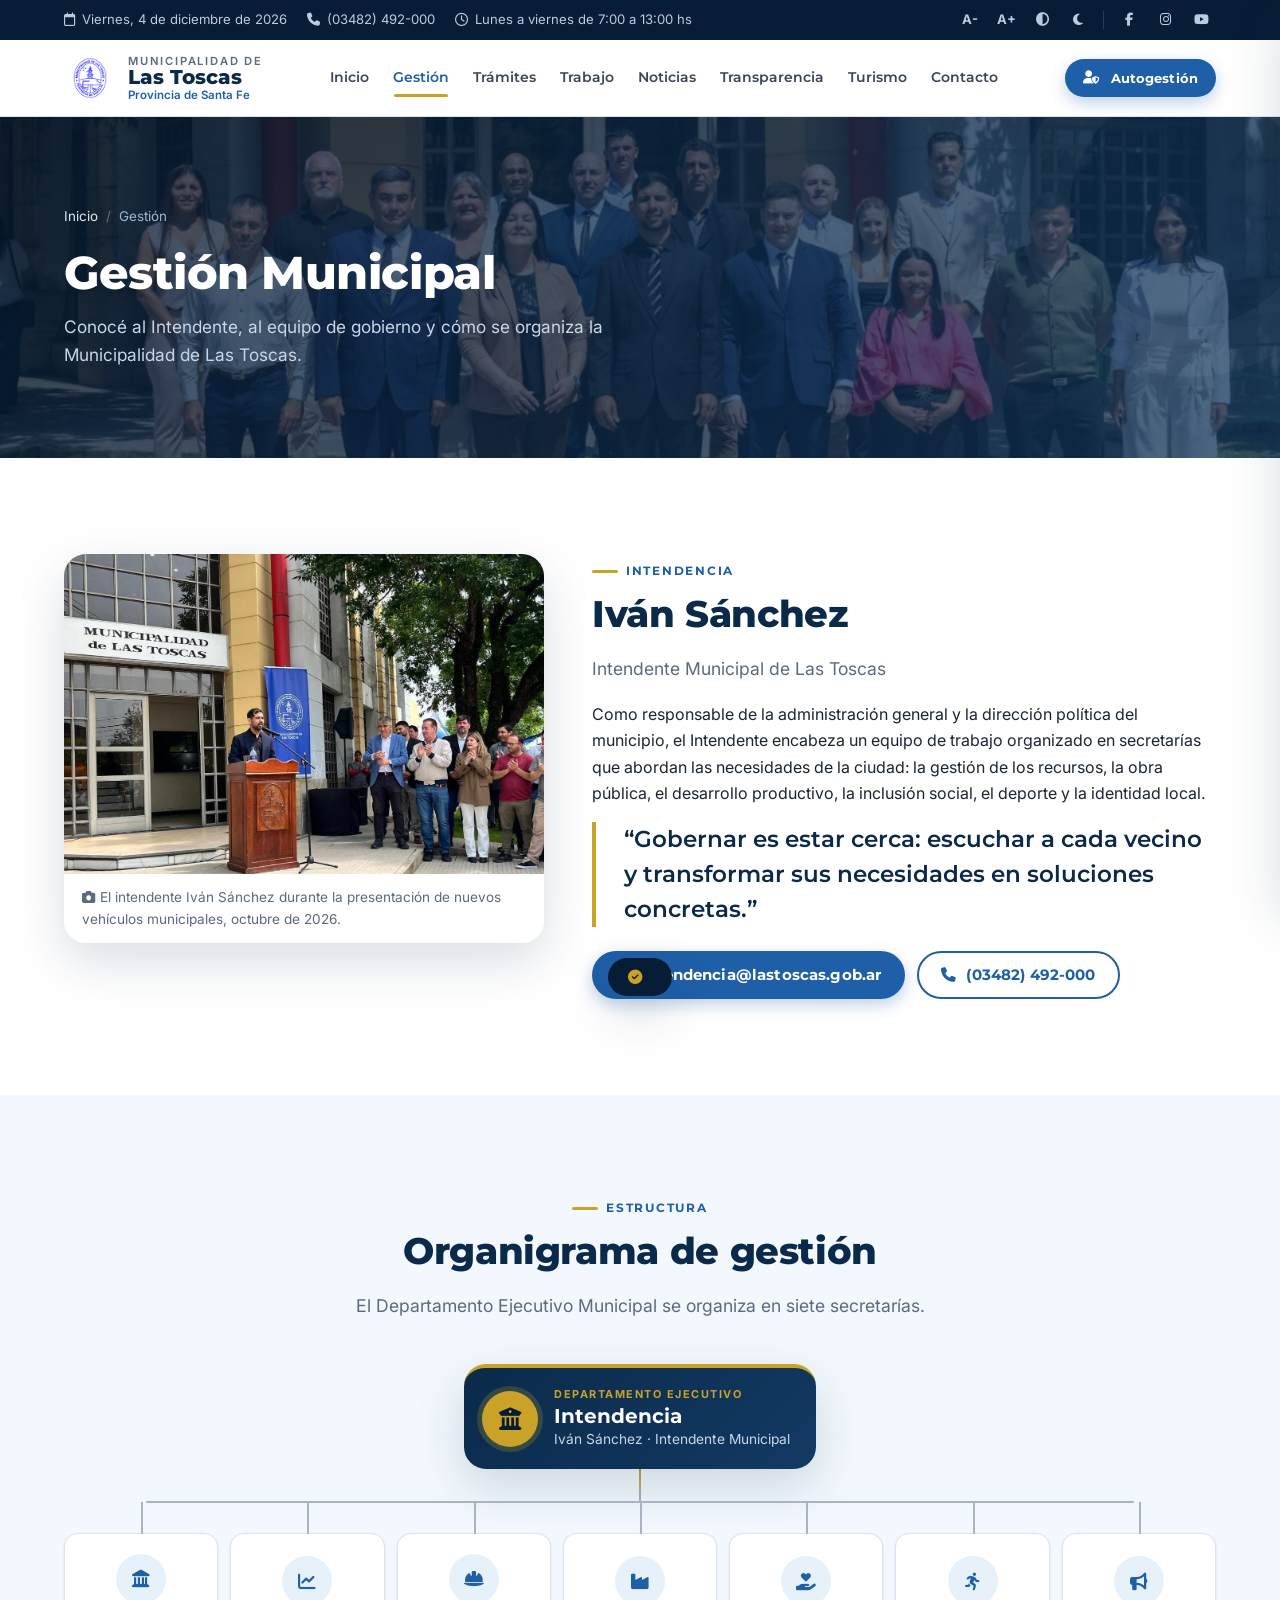
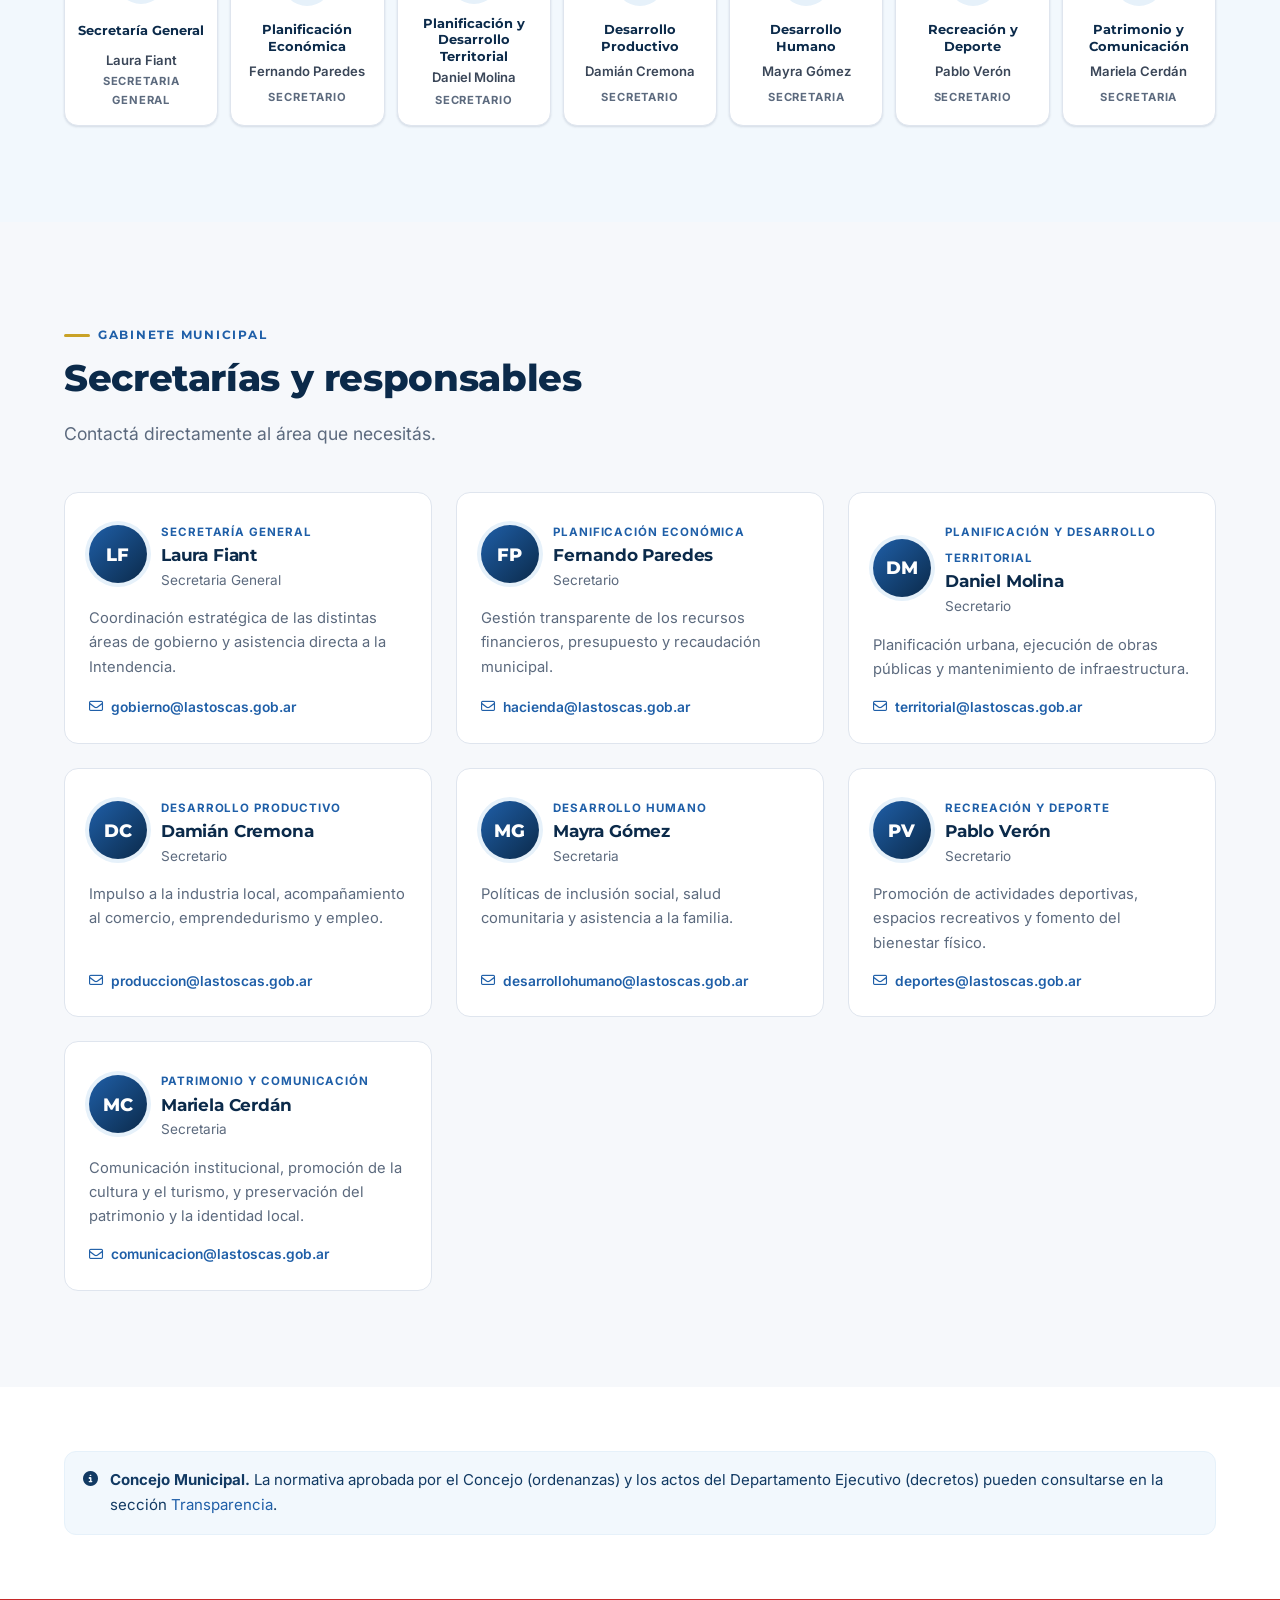
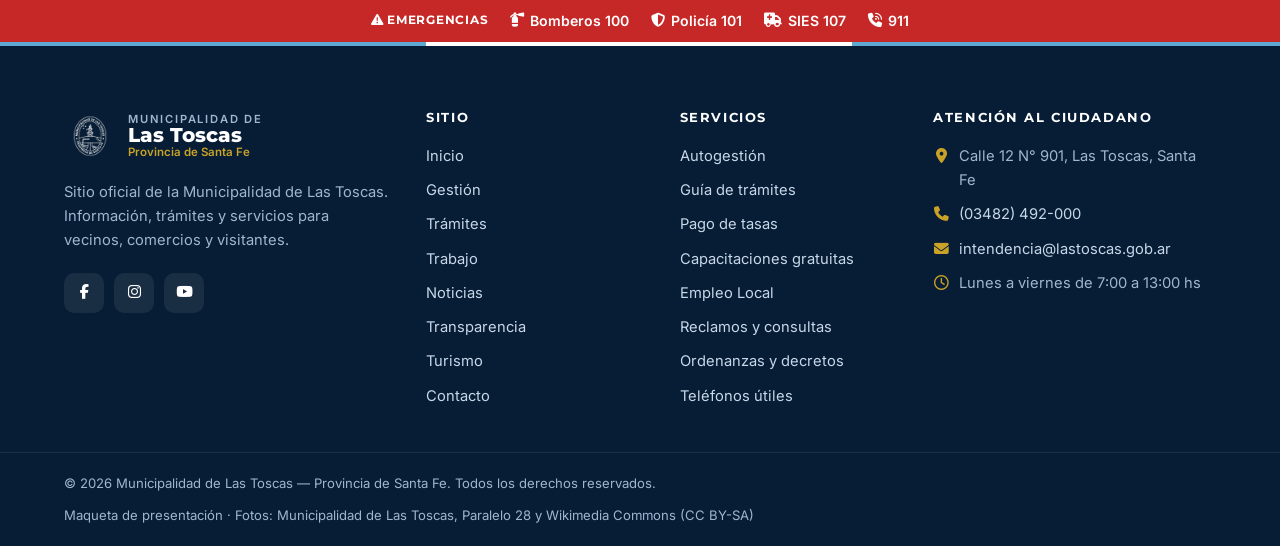
<file: gestion.html>
<!DOCTYPE html>
<html lang="es-AR" class="no-js">
<head>
  <meta charset="UTF-8">
  <meta name="viewport" content="width=device-width, initial-scale=1">
  <title>Gestión y Gabinete | Municipalidad de Las Toscas</title>
  <meta name="description" content="Intendente Iván Sánchez y gabinete municipal de Las Toscas: secretarías, responsables y contactos.">
  <meta name="theme-color" content="#0b2a4a">
  <script>try{var t=localStorage.getItem("lt-theme");if(t==="dark"||(!t&&matchMedia("(prefers-color-scheme: dark)").matches))document.documentElement.classList.add("dark-mode")}catch(e){}</script>
  <meta property="og:title" content="Gestión y Gabinete | Municipalidad de Las Toscas">
  <meta property="og:image" content="assets/img/gabinete.jpg">
  <link rel="icon" type="image/png" href="assets/img/escudo-256.png">
  <link rel="preconnect" href="https://fonts.googleapis.com">
  <link rel="preconnect" href="https://fonts.gstatic.com" crossorigin>
  <link href="https://fonts.googleapis.com/css2?family=Inter:wght@400;500;600;700&family=Montserrat:wght@600;700;800&display=swap" rel="stylesheet">
  <link rel="stylesheet" href="https://cdnjs.cloudflare.com/ajax/libs/font-awesome/6.5.2/css/all.min.css">
  <link rel="stylesheet" href="assets/css/styles.css">
  <!-- Estadísticas de visitas (GoatCounter: sin cookies) -->
  <script data-goatcounter="https://lbrnqru.goatcounter.com/count" async src="//gc.zgo.at/count.js"></script>
</head>
<body data-page="gestion">
  <div id="site-header"></div>

  <main id="main">
    <section class="page-hero">
      <img src="assets/img/gabinete.jpg" alt="">
      <div class="container">
        <ol class="breadcrumb"><li><a href="index.html">Inicio</a></li><li aria-current="page">Gestión</li></ol>
        <h1>Gestión Municipal</h1>
        <p>Conocé al Intendente, al equipo de gobierno y cómo se organiza la Municipalidad de Las Toscas.</p>
      </div>
    </section>

    <!-- INTENDENTE -->
    <section class="section section--white" aria-labelledby="t-int">
      <div class="container profile">
        <figure class="profile__photo reveal" style="margin:0">
          <img src="assets/img/gestion-discurso.jpg" alt="El intendente Iván Sánchez en un acto frente al Palacio Municipal">
          <figcaption><i class="fa-solid fa-camera"></i> El intendente Iván Sánchez durante la presentación de nuevos vehículos municipales, octubre de 2026.</figcaption>
        </figure>
        <div class="reveal">
          <span class="eyebrow">Intendencia</span>
          <h2 id="t-int">Iván Sánchez</h2>
          <p class="lead">Intendente Municipal de Las Toscas</p>
          <p>Como responsable de la administración general y la dirección política del municipio, el Intendente encabeza un equipo de trabajo organizado en secretarías que abordan las necesidades de la ciudad: la gestión de los recursos, la obra pública, el desarrollo productivo, la inclusión social, el deporte y la identidad local.</p>
          <blockquote class="quote">“Gobernar es estar cerca: escuchar a cada vecino y transformar sus necesidades en soluciones concretas.”</blockquote>
          <div class="flex-gap">
            <a class="btn btn--primary" href="mailto:intendencia@lastoscas.gob.ar"><i class="fa-regular fa-envelope"></i>intendencia@lastoscas.gob.ar</a>
            <a class="btn btn--outline" href="tel:03482492000"><i class="fa-solid fa-phone"></i>(03482) 492-000</a>
          </div>
        </div>
      </div>
    </section>

    <!-- ORGANIGRAMA -->
    <section class="section section--tint" aria-labelledby="t-org">
      <div class="container">
        <div class="section-head section-head--center">
          <span class="eyebrow">Estructura</span>
          <h2 id="t-org">Organigrama de gestión</h2>
          <p class="lead">El Departamento Ejecutivo Municipal se organiza en siete secretarías.</p>
        </div>
        <div class="org reveal">
          <div class="org__head">
            <span class="org__head-icon" aria-hidden="true"><i class="fa-solid fa-building-columns"></i></span>
            <div><span class="org__kicker">Departamento Ejecutivo</span><strong>Intendencia</strong><small>Iván Sánchez · Intendente Municipal</small></div>
          </div>
          <div class="org__line"></div>
          <div class="org__row" data-org></div>
        </div>
      </div>
    </section>

    <!-- GABINETE -->
    <section class="section" aria-labelledby="t-gab">
      <div class="container">
        <div class="section-head">
          <span class="eyebrow">Gabinete municipal</span>
          <h2 id="t-gab">Secretarías y responsables</h2>
          <p class="lead">Contactá directamente al área que necesitás.</p>
        </div>
        <div class="grid grid--3" data-gabinete></div>
      </div>
    </section>

    <!-- CONCEJO -->
    <section class="section section--white section--tight">
      <div class="container">
        <div class="alert alert--info">
          <i class="fa-solid fa-circle-info"></i>
          <div><strong>Concejo Municipal.</strong> La normativa aprobada por el Concejo (ordenanzas) y los actos del Departamento Ejecutivo (decretos) pueden consultarse en la sección <a href="transparencia.html">Transparencia</a>.</div>
        </div>
      </div>
    </section>
  </main>

  <div id="site-footer"></div>

  <script src="assets/js/data.js"></script>
  <script src="assets/js/layout.js"></script>
  <script src="assets/js/main.js"></script>
</body>
</html>
</file>
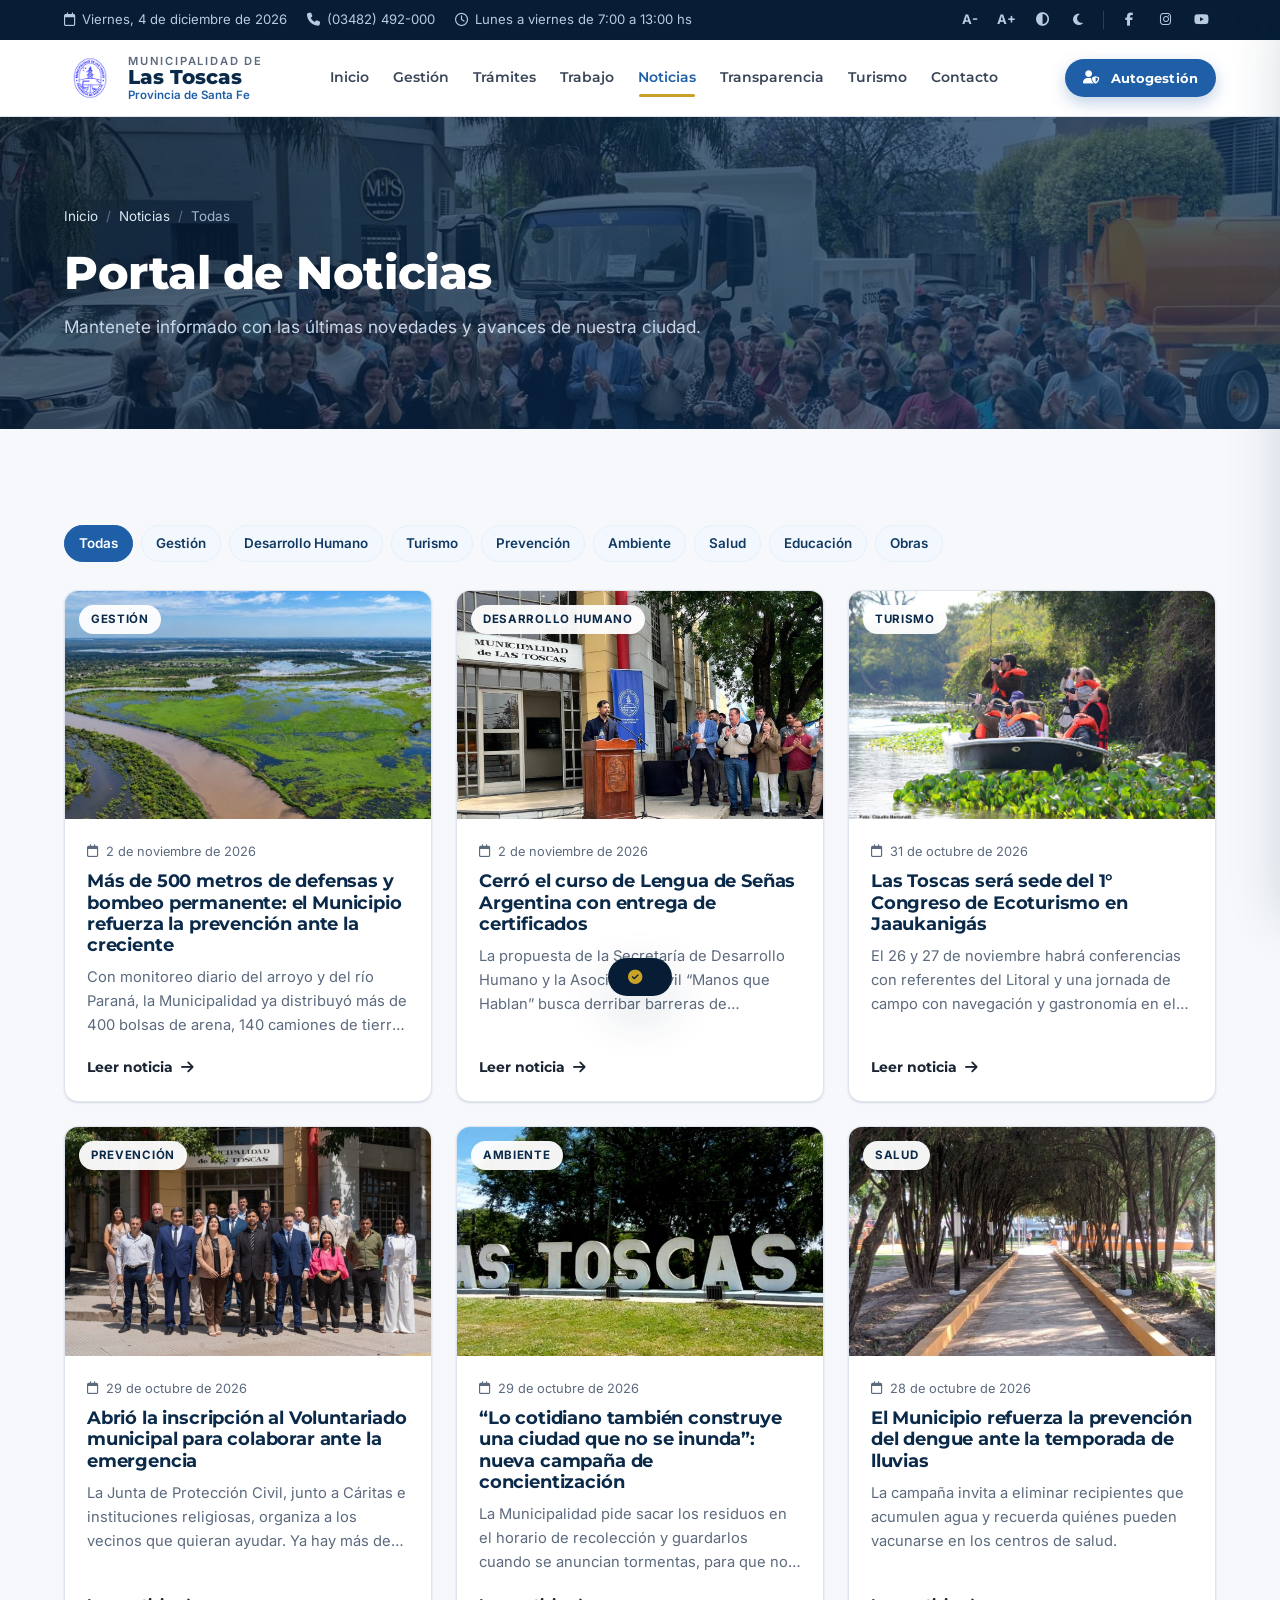
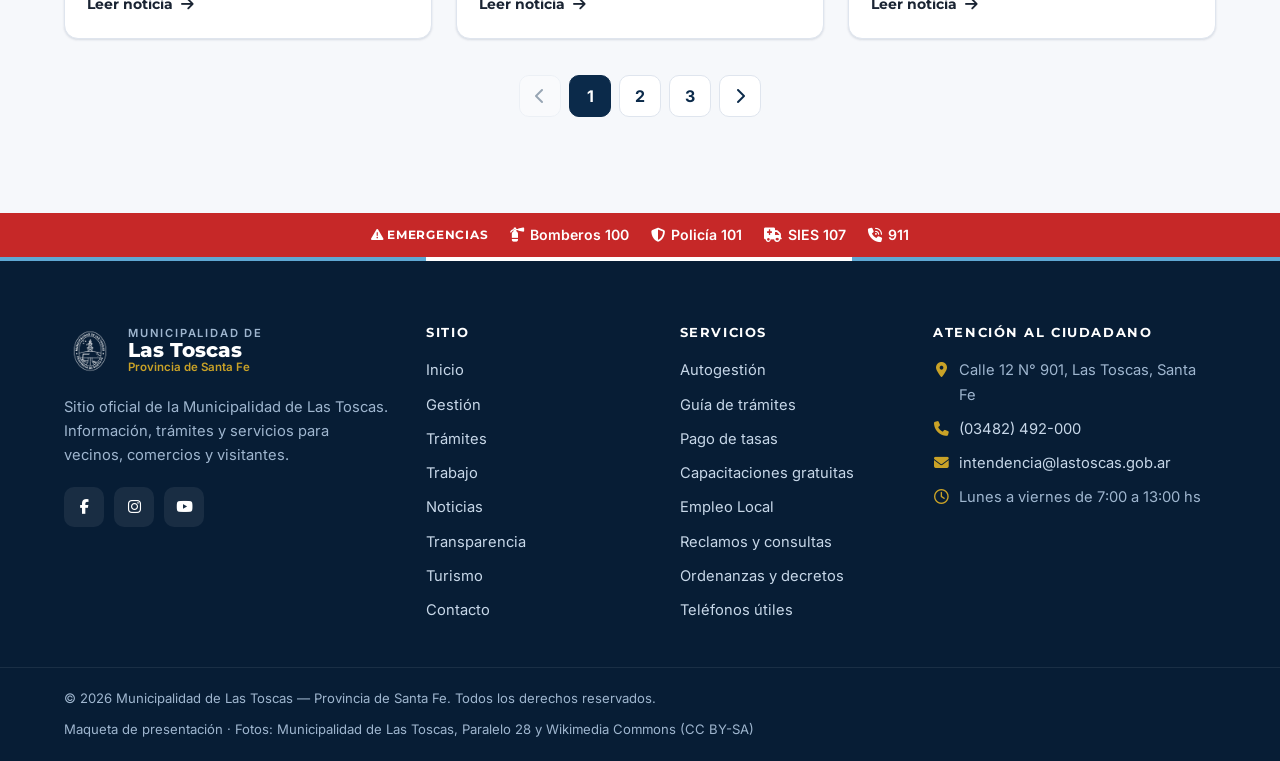
<file: noticias.html>
<!DOCTYPE html>
<html lang="es-AR" class="no-js">
<head>
  <meta charset="UTF-8">
  <meta name="viewport" content="width=device-width, initial-scale=1">
  <title>Noticias | Municipalidad de Las Toscas</title>
  <meta name="description" content="Noticias oficiales y novedades de la Municipalidad de Las Toscas, Santa Fe.">
  <meta name="theme-color" content="#0b2a4a">
  <script>try{var t=localStorage.getItem("lt-theme");if(t==="dark"||(!t&&matchMedia("(prefers-color-scheme: dark)").matches))document.documentElement.classList.add("dark-mode")}catch(e){}</script>
  <meta property="og:title" content="Noticias | Municipalidad de Las Toscas">
  <meta property="og:image" content="assets/img/nuevos-vehiculos.jpg">
  <link rel="icon" type="image/png" href="assets/img/escudo-256.png">
  <link rel="preconnect" href="https://fonts.googleapis.com">
  <link rel="preconnect" href="https://fonts.gstatic.com" crossorigin>
  <link href="https://fonts.googleapis.com/css2?family=Inter:wght@400;500;600;700&family=Montserrat:wght@600;700;800&display=swap" rel="stylesheet">
  <link rel="stylesheet" href="https://cdnjs.cloudflare.com/ajax/libs/font-awesome/6.5.2/css/all.min.css">
  <link rel="stylesheet" href="assets/css/styles.css">
  <!-- Estadísticas de visitas (GoatCounter: sin cookies) -->
  <script data-goatcounter="https://lbrnqru.goatcounter.com/count" async src="//gc.zgo.at/count.js"></script>
</head>
<body data-page="noticias">
  <div id="site-header"></div>

  <main id="main">
    <section class="page-hero">
      <img src="assets/img/nuevos-vehiculos.jpg" alt="">
      <div class="container">
        <ol class="breadcrumb"><li><a href="index.html">Inicio</a></li><li><a href="noticias.html">Noticias</a></li><li aria-current="page" id="crumbCurrent">Todas</li></ol>
        <h1 id="pageTitle">Portal de Noticias</h1>
        <p id="pageLead">Mantenete informado con las últimas novedades y avances de nuestra ciudad.</p>
      </div>
    </section>

    <section class="section">
      <div class="container">
        <div id="newsIndex">
          <div class="filters" id="newsFilters" role="group" aria-label="Filtrar por categoría" style="margin-bottom:28px"></div>
          <div class="grid grid--3" id="newsList" aria-live="polite"></div>
          <nav class="pagination" id="newsPager" aria-label="Paginación"></nav>
        </div>
        <div id="newsDetail" hidden></div>
      </div>
    </section>
  </main>

  <div id="site-footer"></div>

  <script src="assets/js/data.js"></script>
  <script src="assets/js/layout.js"></script>
  <script src="assets/js/main.js"></script>
</body>
</html>
</file>
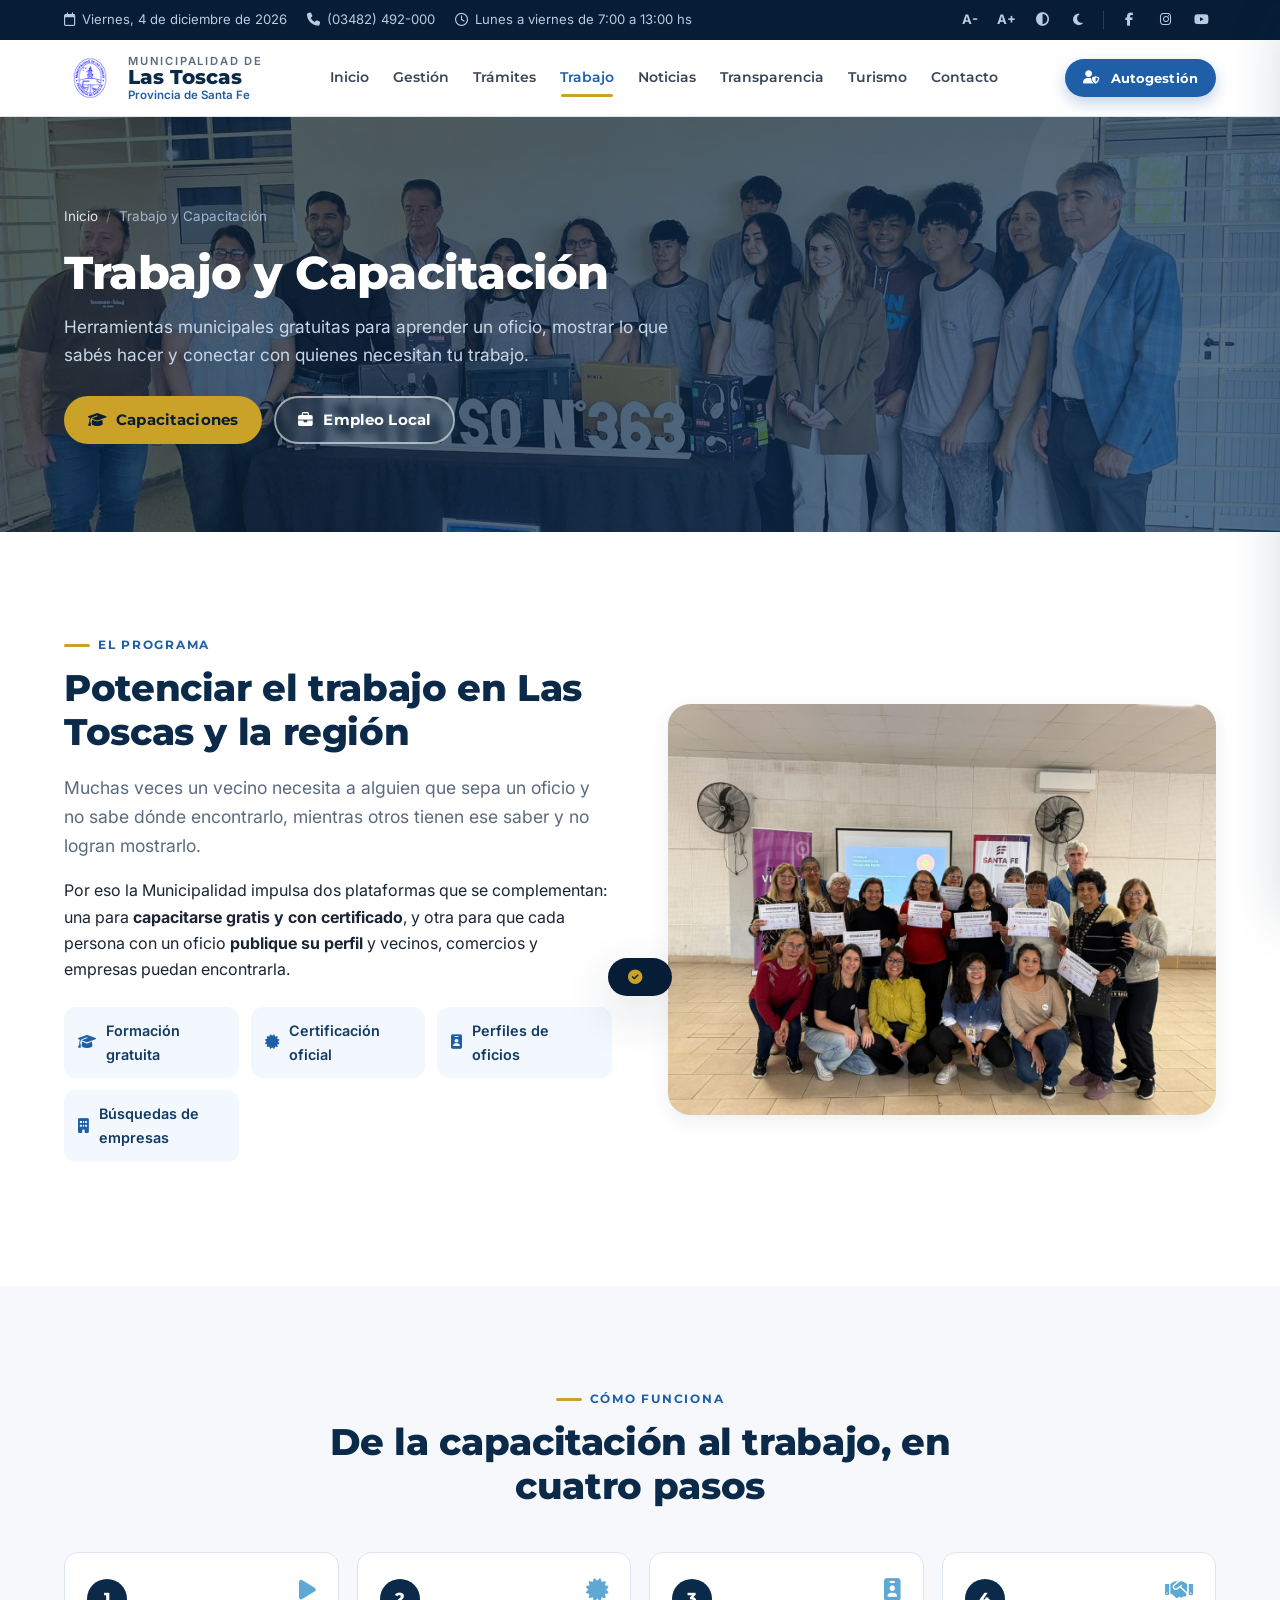
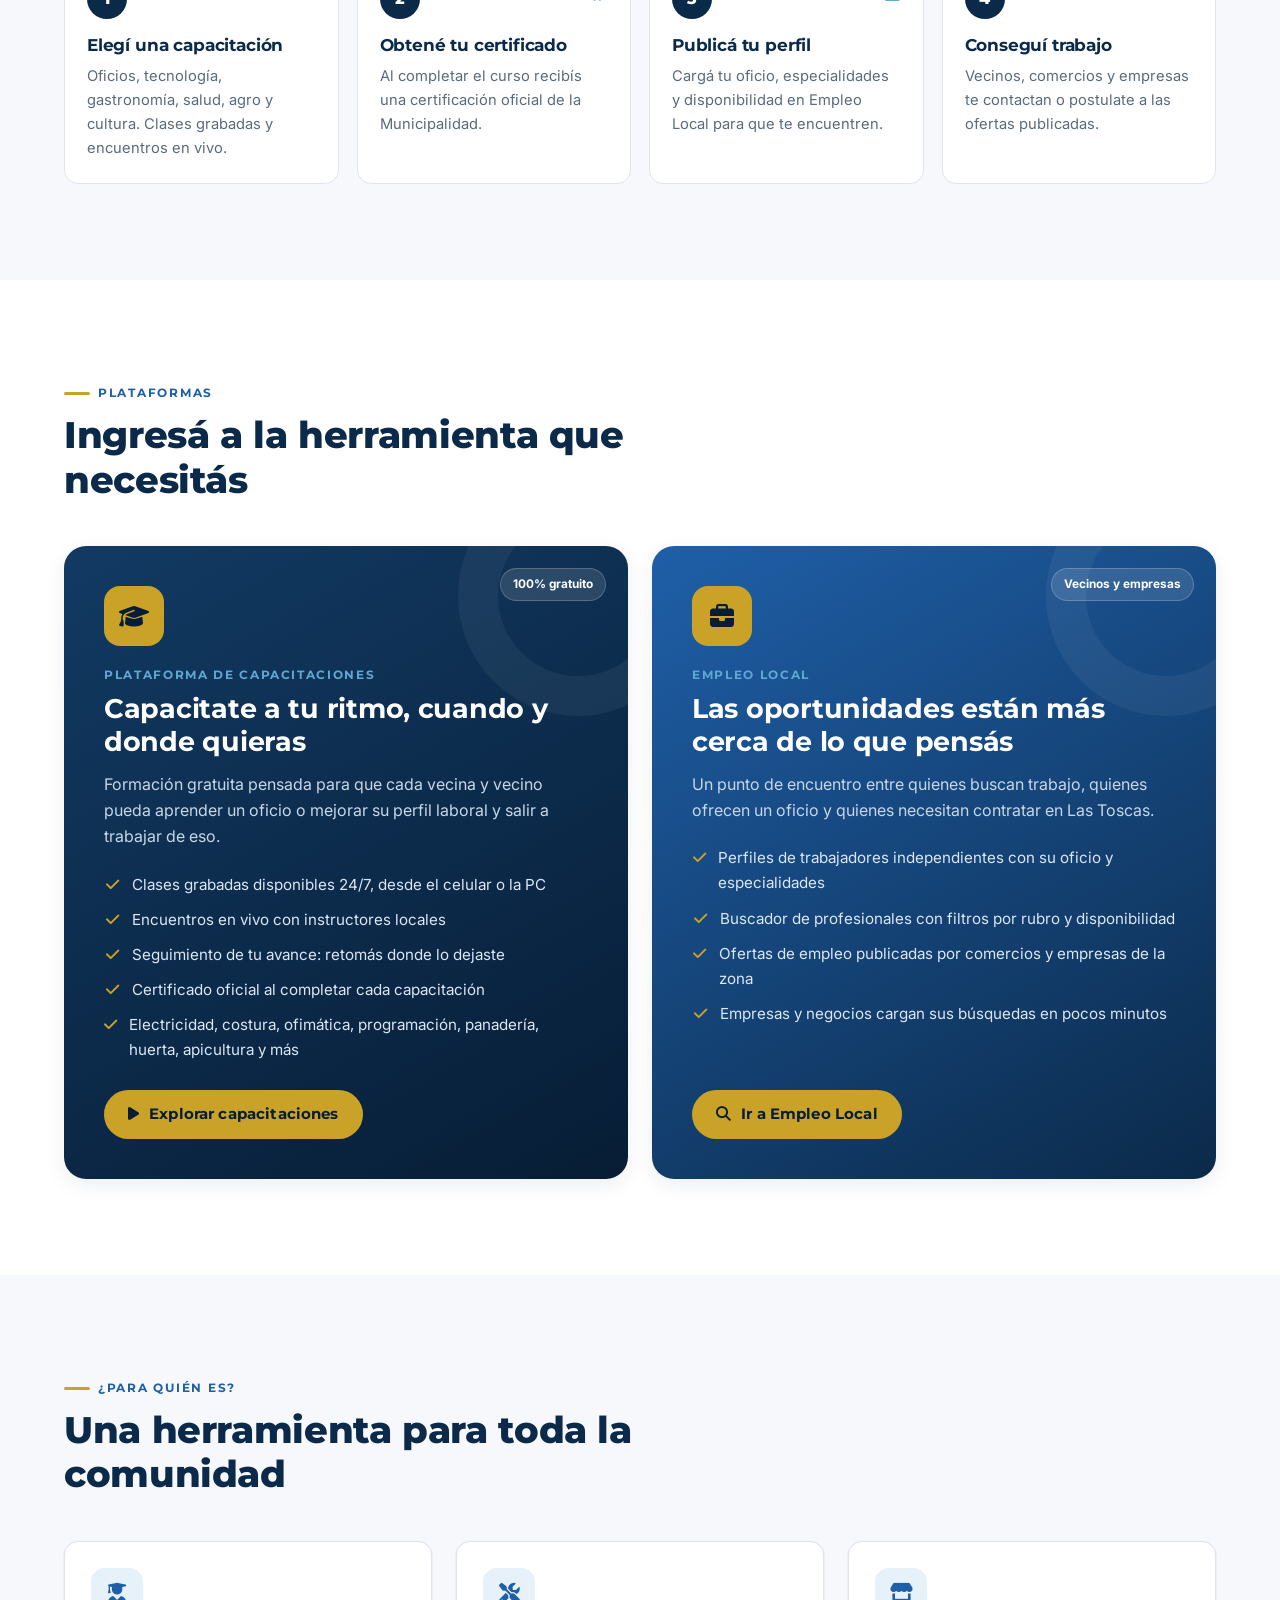
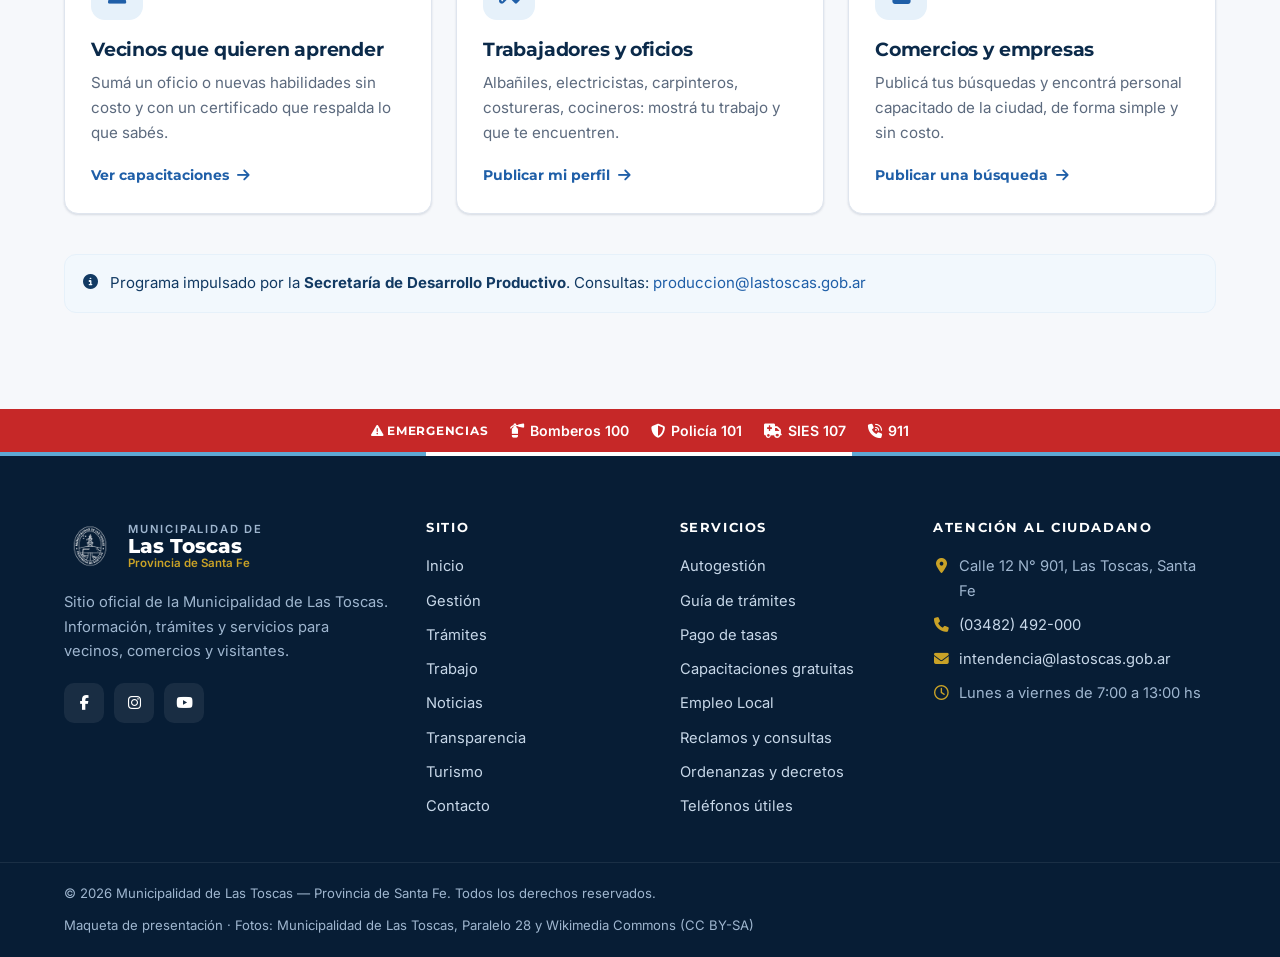
<file: trabajo.html>
<!DOCTYPE html>
<html lang="es-AR" class="no-js">
<head>
  <meta charset="UTF-8">
  <meta name="viewport" content="width=device-width, initial-scale=1">
  <title>Trabajo y Capacitación | Municipalidad de Las Toscas</title>
  <meta name="description" content="Capacitaciones gratuitas con certificado y Empleo Local: plataformas municipales para potenciar el trabajo en Las Toscas y la región.">
  <meta name="theme-color" content="#0b2a4a">
  <script>try{var t=localStorage.getItem("lt-theme");if(t==="dark"||(!t&&matchMedia("(prefers-color-scheme: dark)").matches))document.documentElement.classList.add("dark-mode")}catch(e){}</script>
  <meta property="og:title" content="Trabajo y Capacitación | Municipalidad de Las Toscas">
  <meta property="og:image" content="assets/img/taller-digital.jpg">
  <link rel="icon" type="image/png" href="assets/img/escudo-256.png">
  <link rel="preconnect" href="https://fonts.googleapis.com">
  <link rel="preconnect" href="https://fonts.gstatic.com" crossorigin>
  <link href="https://fonts.googleapis.com/css2?family=Inter:wght@400;500;600;700&family=Montserrat:wght@600;700;800&display=swap" rel="stylesheet">
  <link rel="stylesheet" href="https://cdnjs.cloudflare.com/ajax/libs/font-awesome/6.5.2/css/all.min.css">
  <link rel="stylesheet" href="assets/css/styles.css">
  <!-- Estadísticas de visitas (GoatCounter: sin cookies) -->
  <script data-goatcounter="https://lbrnqru.goatcounter.com/count" async src="//gc.zgo.at/count.js"></script>
</head>
<body data-page="trabajo">
  <div id="site-header"></div>

  <main id="main">
    <section class="page-hero">
      <img src="assets/img/escuela-363.jpg" alt="">
      <div class="container">
        <ol class="breadcrumb"><li><a href="index.html">Inicio</a></li><li aria-current="page">Trabajo y Capacitación</li></ol>
        <h1>Trabajo y Capacitación</h1>
        <p>Herramientas municipales gratuitas para aprender un oficio, mostrar lo que sabés hacer y conectar con quienes necesitan tu trabajo.</p>
        <div class="hero__actions" style="margin-top:26px">
          <a class="btn btn--gold" href="https://grossomaximiliano.github.io/MUNI_CURSOS/" target="_blank" rel="noopener"><i class="fa-solid fa-graduation-cap"></i>Capacitaciones</a>
          <a class="btn btn--ghost-light" href="https://grossomaximiliano.github.io/MUNI_EMPLE/" target="_blank" rel="noopener"><i class="fa-solid fa-briefcase"></i>Empleo Local</a>
        </div>
      </div>
    </section>

    <!-- POR QUÉ -->
    <section class="section section--white" aria-labelledby="t-porque">
      <div class="container two-col">
        <div class="reveal">
          <span class="eyebrow">El programa</span>
          <h2 id="t-porque">Potenciar el trabajo en Las Toscas y la región</h2>
          <p class="lead">Muchas veces un vecino necesita a alguien que sepa un oficio y no sabe dónde encontrarlo, mientras otros tienen ese saber y no logran mostrarlo.</p>
          <p>Por eso la Municipalidad impulsa dos plataformas que se complementan: una para <strong>capacitarse gratis y con certificado</strong>, y otra para que cada persona con un oficio <strong>publique su perfil</strong> y vecinos, comercios y empresas puedan encontrarla.</p>
          <div class="mayor__pillars mt-3">
            <span class="pillar"><i class="fa-solid fa-graduation-cap"></i>Formación gratuita</span>
            <span class="pillar"><i class="fa-solid fa-certificate"></i>Certificación oficial</span>
            <span class="pillar"><i class="fa-solid fa-id-badge"></i>Perfiles de oficios</span>
            <span class="pillar"><i class="fa-solid fa-building"></i>Búsquedas de empresas</span>
          </div>
        </div>
        <div class="rounded-img reveal" style="aspect-ratio:4/3"><img src="assets/img/taller-digital.jpg" alt="Adultos mayores con sus certificados del Taller de Autonomía Digital" loading="lazy"></div>
      </div>
    </section>

    <!-- CÓMO FUNCIONA -->
    <section class="section" aria-labelledby="t-pasos">
      <div class="container">
        <div class="section-head section-head--center">
          <span class="eyebrow">Cómo funciona</span>
          <h2 id="t-pasos">De la capacitación al trabajo, en cuatro pasos</h2>
        </div>
        <div class="steps">
          <div class="step reveal"><i class="fa-solid fa-play"></i><h3>Elegí una capacitación</h3><p>Oficios, tecnología, gastronomía, salud, agro y cultura. Clases grabadas y encuentros en vivo.</p></div>
          <div class="step reveal"><i class="fa-solid fa-certificate"></i><h3>Obtené tu certificado</h3><p>Al completar el curso recibís una certificación oficial de la Municipalidad.</p></div>
          <div class="step reveal"><i class="fa-solid fa-id-badge"></i><h3>Publicá tu perfil</h3><p>Cargá tu oficio, especialidades y disponibilidad en Empleo Local para que te encuentren.</p></div>
          <div class="step reveal"><i class="fa-solid fa-handshake"></i><h3>Conseguí trabajo</h3><p>Vecinos, comercios y empresas te contactan o postulate a las ofertas publicadas.</p></div>
        </div>
      </div>
    </section>

    <!-- PLATAFORMAS -->
    <section class="section section--white" aria-labelledby="t-plat">
      <div class="container">
        <div class="section-head">
          <span class="eyebrow">Plataformas</span>
          <h2 id="t-plat">Ingresá a la herramienta que necesitás</h2>
        </div>
        <div class="platforms">
          <article class="platform reveal">
            <span class="platform__badge">100% gratuito</span>
            <span class="platform__icon"><i class="fa-solid fa-graduation-cap"></i></span>
            <span class="platform__tag">Plataforma de Capacitaciones</span>
            <h3>Capacitate a tu ritmo, cuando y donde quieras</h3>
            <p>Formación gratuita pensada para que cada vecina y vecino pueda aprender un oficio o mejorar su perfil laboral y salir a trabajar de eso.</p>
            <ul class="platform__list">
              <li><i class="fa-solid fa-check"></i>Clases grabadas disponibles 24/7, desde el celular o la PC</li>
              <li><i class="fa-solid fa-check"></i>Encuentros en vivo con instructores locales</li>
              <li><i class="fa-solid fa-check"></i>Seguimiento de tu avance: retomás donde lo dejaste</li>
              <li><i class="fa-solid fa-check"></i>Certificado oficial al completar cada capacitación</li>
              <li><i class="fa-solid fa-check"></i>Electricidad, costura, ofimática, programación, panadería, huerta, apicultura y más</li>
            </ul>
            <div class="platform__actions">
              <a class="btn btn--gold" href="https://grossomaximiliano.github.io/MUNI_CURSOS/" target="_blank" rel="noopener"><i class="fa-solid fa-play"></i>Explorar capacitaciones</a>
            </div>
          </article>
          <article class="platform platform--empleo reveal">
            <span class="platform__badge">Vecinos y empresas</span>
            <span class="platform__icon"><i class="fa-solid fa-briefcase"></i></span>
            <span class="platform__tag">Empleo Local</span>
            <h3>Las oportunidades están más cerca de lo que pensás</h3>
            <p>Un punto de encuentro entre quienes buscan trabajo, quienes ofrecen un oficio y quienes necesitan contratar en Las Toscas.</p>
            <ul class="platform__list">
              <li><i class="fa-solid fa-check"></i>Perfiles de trabajadores independientes con su oficio y especialidades</li>
              <li><i class="fa-solid fa-check"></i>Buscador de profesionales con filtros por rubro y disponibilidad</li>
              <li><i class="fa-solid fa-check"></i>Ofertas de empleo publicadas por comercios y empresas de la zona</li>
              <li><i class="fa-solid fa-check"></i>Empresas y negocios cargan sus búsquedas en pocos minutos</li>
            </ul>
            <div class="platform__actions">
              <a class="btn btn--gold" href="https://grossomaximiliano.github.io/MUNI_EMPLE/" target="_blank" rel="noopener"><i class="fa-solid fa-magnifying-glass"></i>Ir a Empleo Local</a>
            </div>
          </article>
        </div>
      </div>
    </section>

    <!-- PARA QUIÉN -->
    <section class="section" aria-labelledby="t-quien">
      <div class="container">
        <div class="section-head">
          <span class="eyebrow">¿Para quién es?</span>
          <h2 id="t-quien">Una herramienta para toda la comunidad</h2>
        </div>
        <div class="grid grid--3">
          <div class="card card--hover reveal">
            <span class="card__icon"><i class="fa-solid fa-user-graduate"></i></span>
            <h3>Vecinos que quieren aprender</h3>
            <p>Sumá un oficio o nuevas habilidades sin costo y con un certificado que respalda lo que sabés.</p>
            <a class="link-arrow" href="https://grossomaximiliano.github.io/MUNI_CURSOS/" target="_blank" rel="noopener">Ver capacitaciones <i class="fa-solid fa-arrow-right"></i></a>
          </div>
          <div class="card card--hover reveal">
            <span class="card__icon"><i class="fa-solid fa-screwdriver-wrench"></i></span>
            <h3>Trabajadores y oficios</h3>
            <p>Albañiles, electricistas, carpinteros, costureras, cocineros: mostrá tu trabajo y que te encuentren.</p>
            <a class="link-arrow" href="https://grossomaximiliano.github.io/MUNI_EMPLE/" target="_blank" rel="noopener">Publicar mi perfil <i class="fa-solid fa-arrow-right"></i></a>
          </div>
          <div class="card card--hover reveal">
            <span class="card__icon"><i class="fa-solid fa-store"></i></span>
            <h3>Comercios y empresas</h3>
            <p>Publicá tus búsquedas y encontrá personal capacitado de la ciudad, de forma simple y sin costo.</p>
            <a class="link-arrow" href="https://grossomaximiliano.github.io/MUNI_EMPLE/" target="_blank" rel="noopener">Publicar una búsqueda <i class="fa-solid fa-arrow-right"></i></a>
          </div>
        </div>
        <div class="alert alert--info mt-4">
          <i class="fa-solid fa-circle-info"></i>
          <div>Programa impulsado por la <strong>Secretaría de Desarrollo Productivo</strong>. Consultas: <a href="mailto:produccion@lastoscas.gob.ar">produccion@lastoscas.gob.ar</a></div>
        </div>
      </div>
    </section>
  </main>

  <div id="site-footer"></div>

  <script src="assets/js/data.js"></script>
  <script src="assets/js/layout.js"></script>
  <script src="assets/js/main.js"></script>
</body>
</html>
</file>
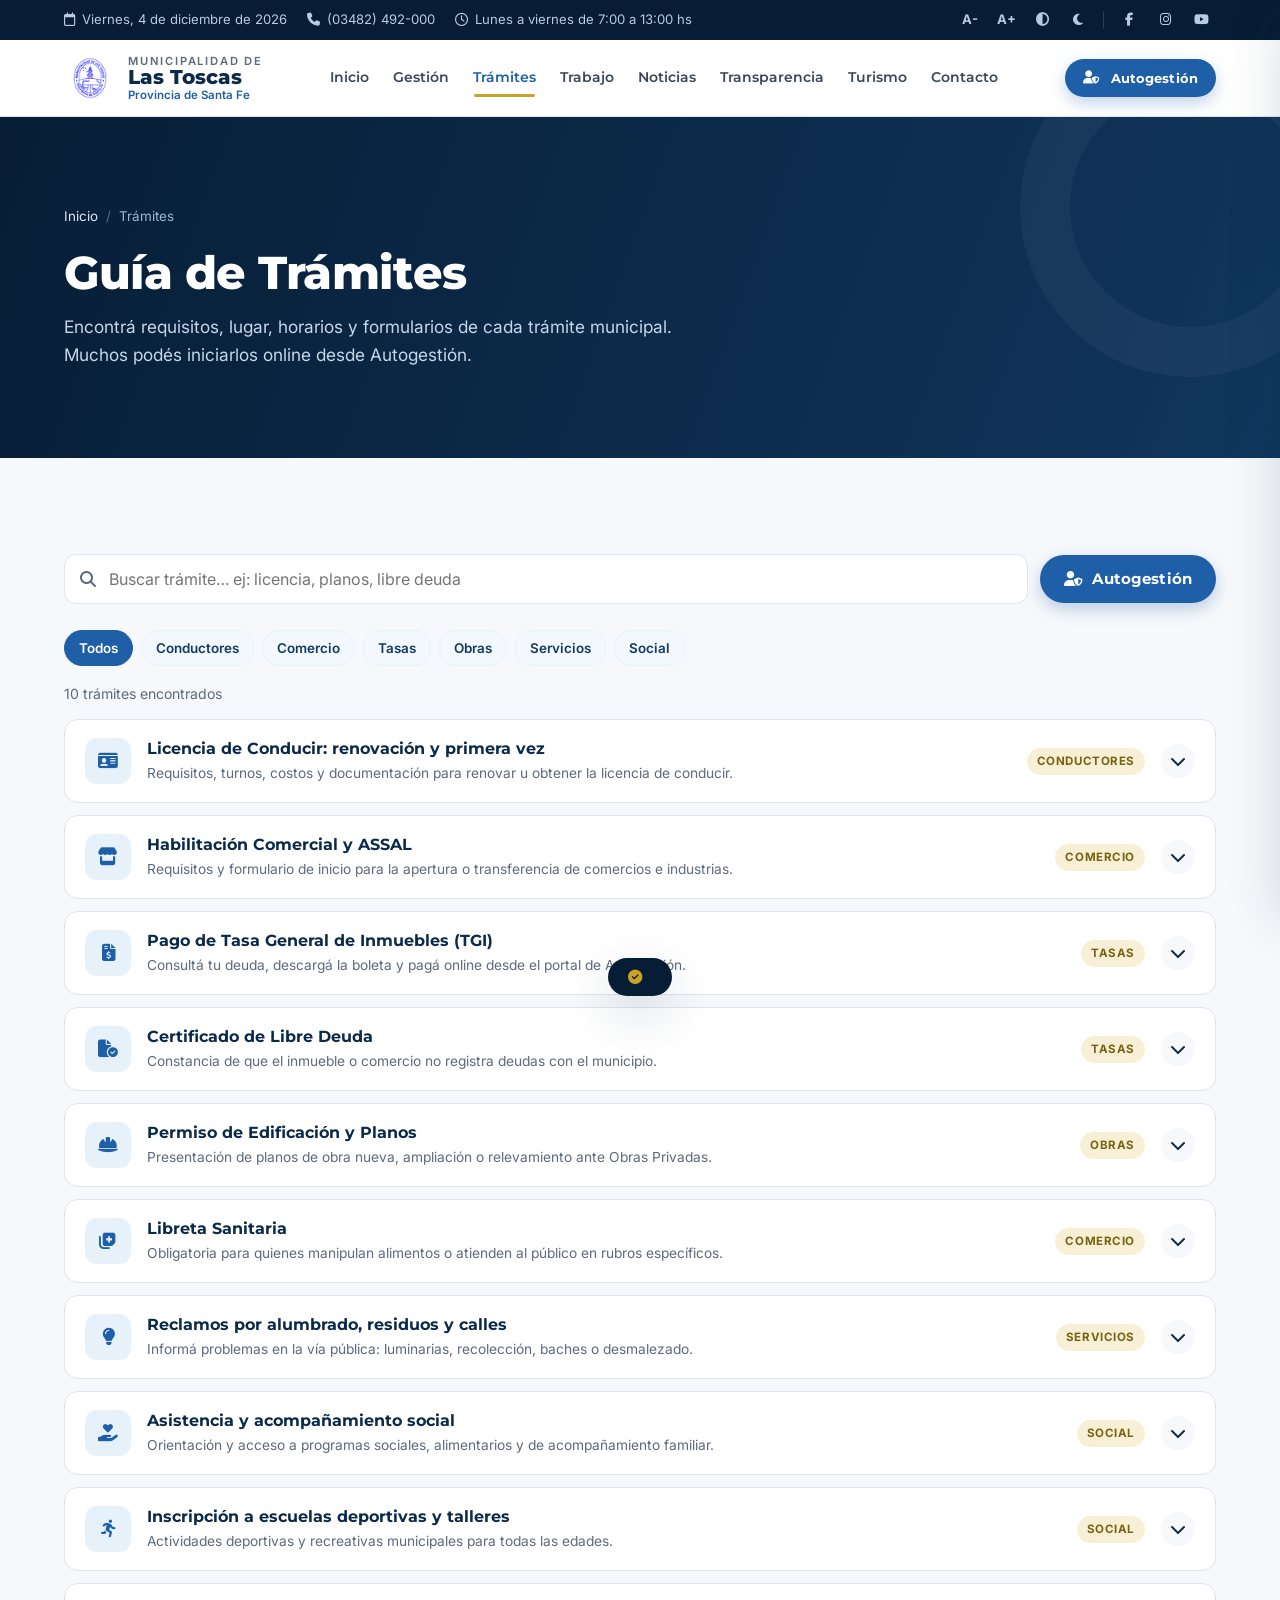
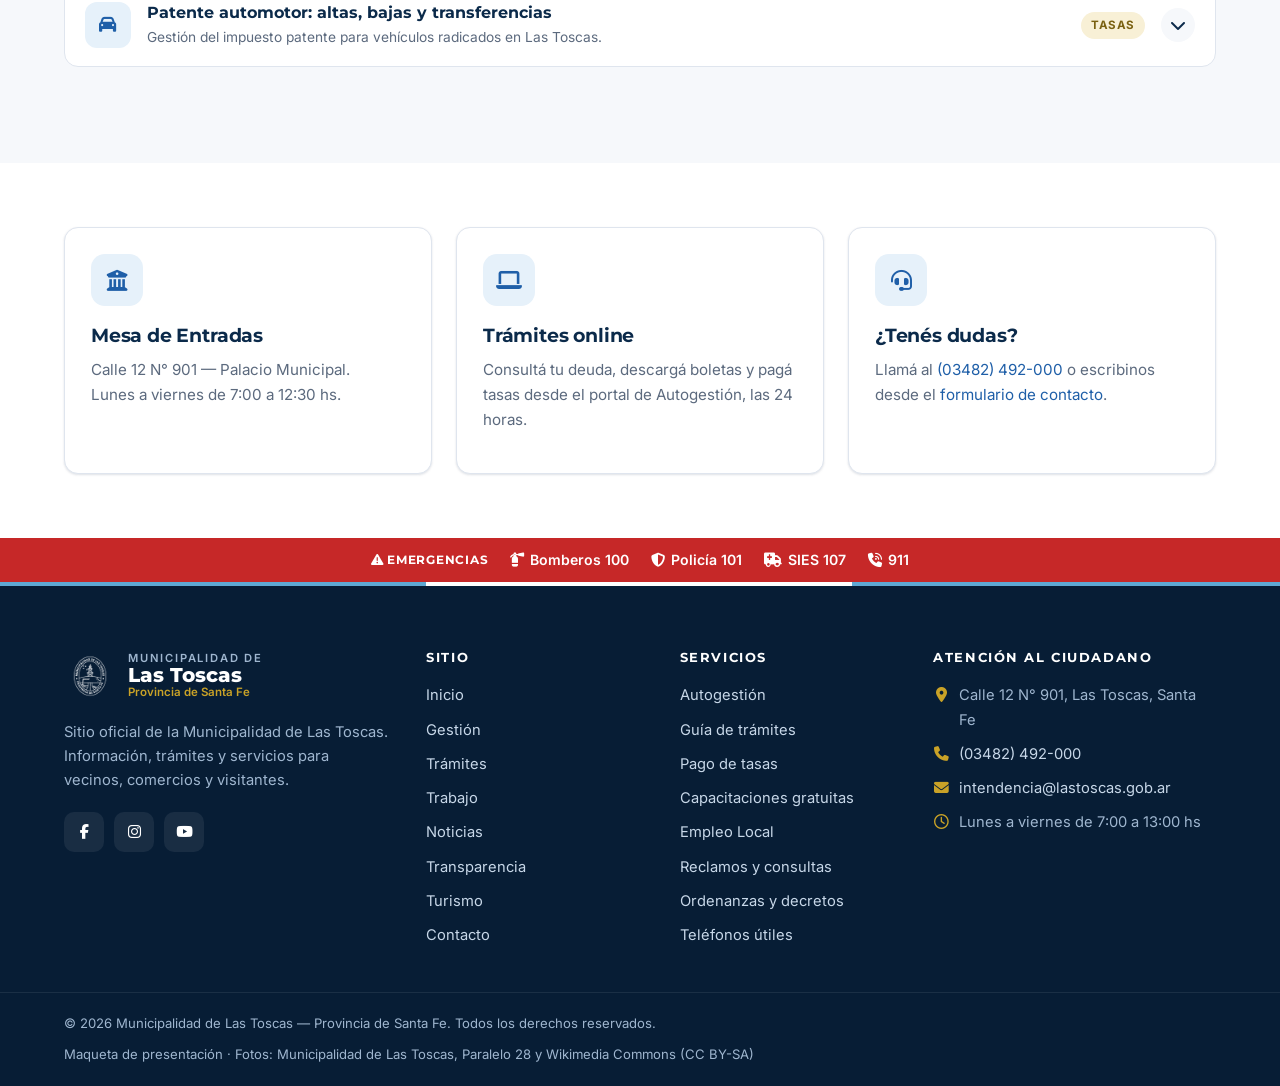
<file: tramites.html>
<!DOCTYPE html>
<html lang="es-AR" class="no-js">
<head>
  <meta charset="UTF-8">
  <meta name="viewport" content="width=device-width, initial-scale=1">
  <title>Guía de Trámites | Municipalidad de Las Toscas</title>
  <meta name="description" content="Requisitos, horarios, costos y formularios de los trámites de la Municipalidad de Las Toscas.">
  <meta name="theme-color" content="#0b2a4a">
  <script>try{var t=localStorage.getItem("lt-theme");if(t==="dark"||(!t&&matchMedia("(prefers-color-scheme: dark)").matches))document.documentElement.classList.add("dark-mode")}catch(e){}</script>
  <meta property="og:title" content="Guía de Trámites | Municipalidad de Las Toscas">
  <link rel="icon" type="image/png" href="assets/img/escudo-256.png">
  <link rel="preconnect" href="https://fonts.googleapis.com">
  <link rel="preconnect" href="https://fonts.gstatic.com" crossorigin>
  <link href="https://fonts.googleapis.com/css2?family=Inter:wght@400;500;600;700&family=Montserrat:wght@600;700;800&display=swap" rel="stylesheet">
  <link rel="stylesheet" href="https://cdnjs.cloudflare.com/ajax/libs/font-awesome/6.5.2/css/all.min.css">
  <link rel="stylesheet" href="assets/css/styles.css">
  <!-- Estadísticas de visitas (GoatCounter: sin cookies) -->
  <script data-goatcounter="https://lbrnqru.goatcounter.com/count" async src="//gc.zgo.at/count.js"></script>
</head>
<body data-page="tramites">
  <div id="site-header"></div>

  <main id="main">
    <section class="page-hero">
      <div class="container">
        <ol class="breadcrumb"><li><a href="index.html">Inicio</a></li><li aria-current="page">Trámites</li></ol>
        <h1>Guía de Trámites</h1>
        <p>Encontrá requisitos, lugar, horarios y formularios de cada trámite municipal. Muchos podés iniciarlos online desde Autogestión.</p>
      </div>
    </section>

    <section class="section">
      <div class="container">
        <div class="toolbar">
          <div class="search-input">
            <i class="fa-solid fa-magnifying-glass" aria-hidden="true"></i>
            <label class="sr-only" for="tramitesSearch">Buscar trámite</label>
            <input id="tramitesSearch" type="search" placeholder="Buscar trámite… ej: licencia, planos, libre deuda" autocomplete="off">
          </div>
          <a class="btn btn--primary" href="https://grossomaximiliano.github.io/MUNI_POC" target="_blank" rel="noopener"><i class="fa-solid fa-user-shield"></i>Autogestión</a>
        </div>
        <div class="filters" id="tramitesFilters" role="group" aria-label="Filtrar por categoría"></div>
        <p class="result-count mt-2" id="tramitesCount" aria-live="polite"></p>
        <div class="accordion" id="tramitesList"></div>
      </div>
    </section>

    <section class="section section--white section--tight">
      <div class="container grid grid--3">
        <div class="card reveal">
          <span class="card__icon"><i class="fa-solid fa-building-columns"></i></span>
          <h3>Mesa de Entradas</h3>
          <p>Calle 12 N° 901 — Palacio Municipal.<br>Lunes a viernes de 7:00 a 12:30 hs.</p>
        </div>
        <div class="card reveal">
          <span class="card__icon"><i class="fa-solid fa-laptop"></i></span>
          <h3>Trámites online</h3>
          <p>Consultá tu deuda, descargá boletas y pagá tasas desde el portal de Autogestión, las 24 horas.</p>
        </div>
        <div class="card reveal">
          <span class="card__icon"><i class="fa-solid fa-headset"></i></span>
          <h3>¿Tenés dudas?</h3>
          <p>Llamá al <a href="tel:03482492000">(03482) 492-000</a> o escribinos desde el <a href="contacto.html#formulario">formulario de contacto</a>.</p>
        </div>
      </div>
    </section>
  </main>

  <div id="site-footer"></div>

  <script src="assets/js/data.js"></script>
  <script src="assets/js/layout.js"></script>
  <script src="assets/js/main.js"></script>
</body>
</html>
</file>
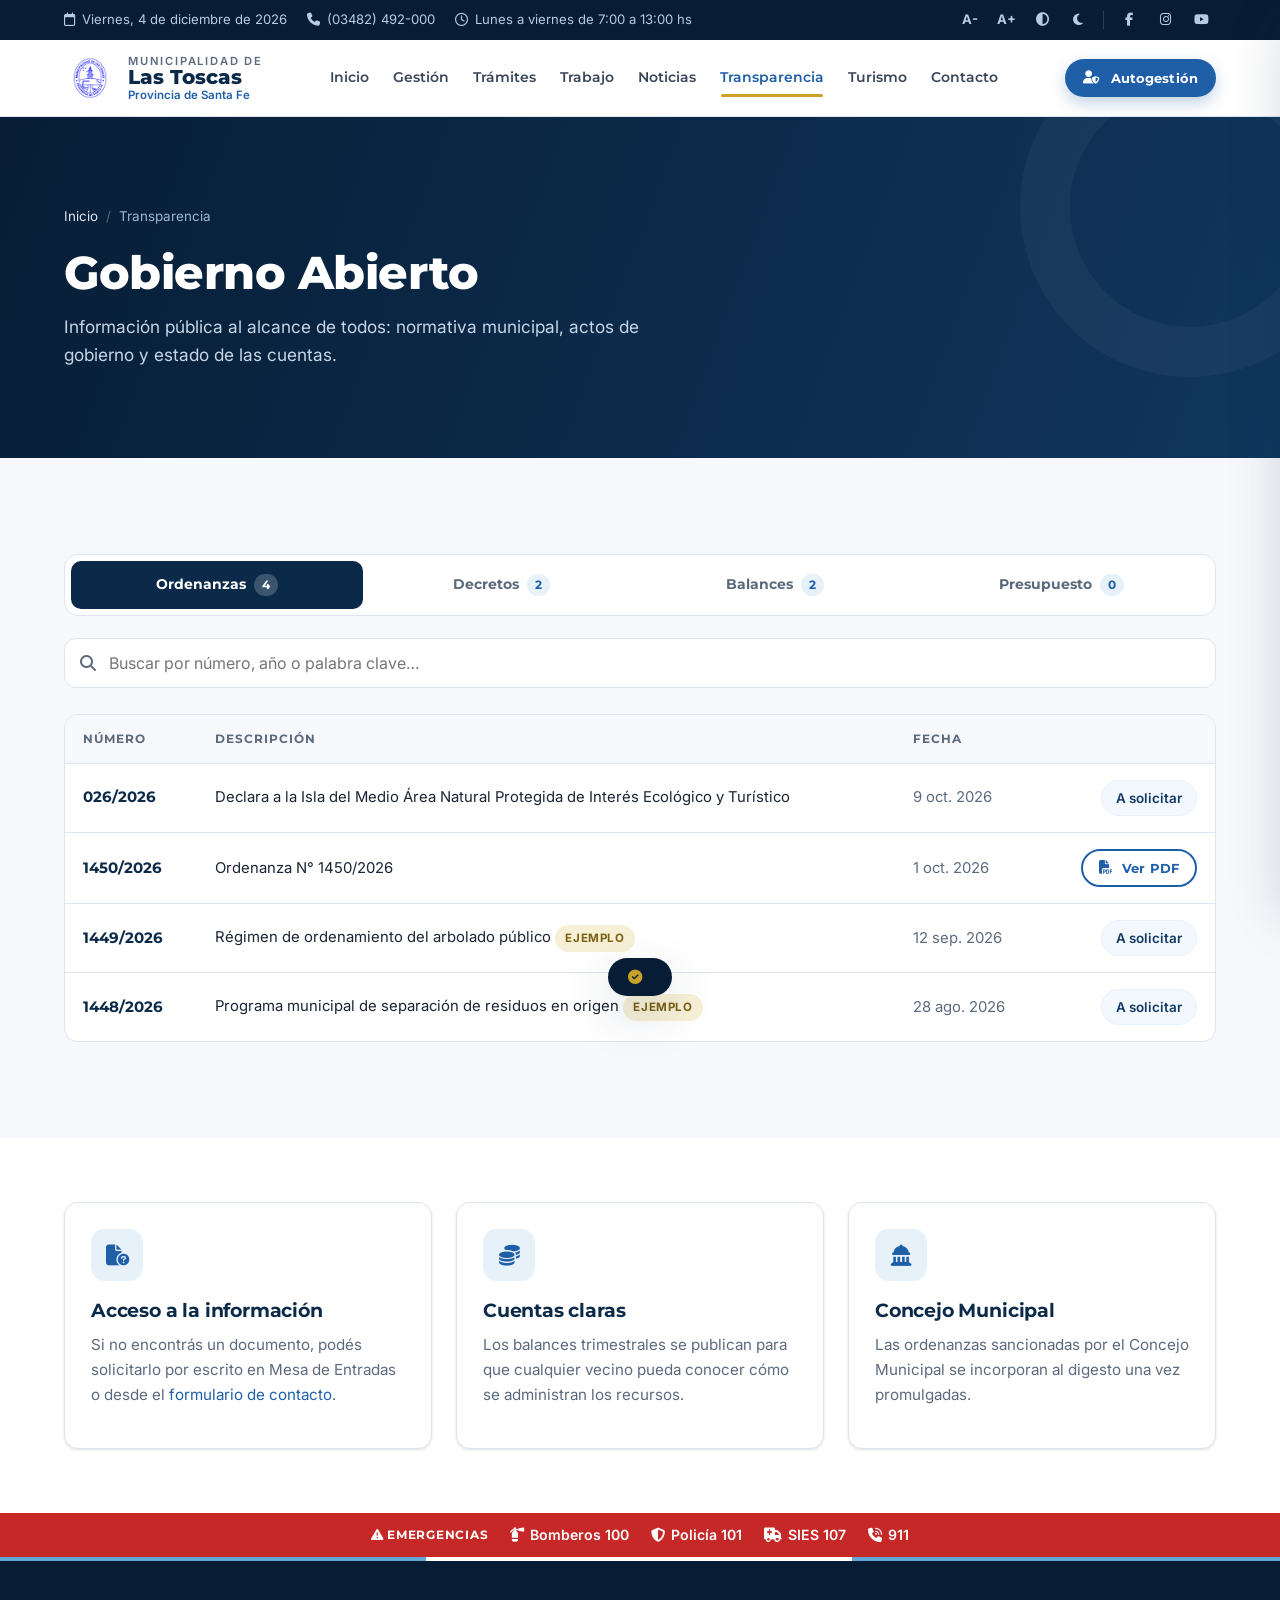
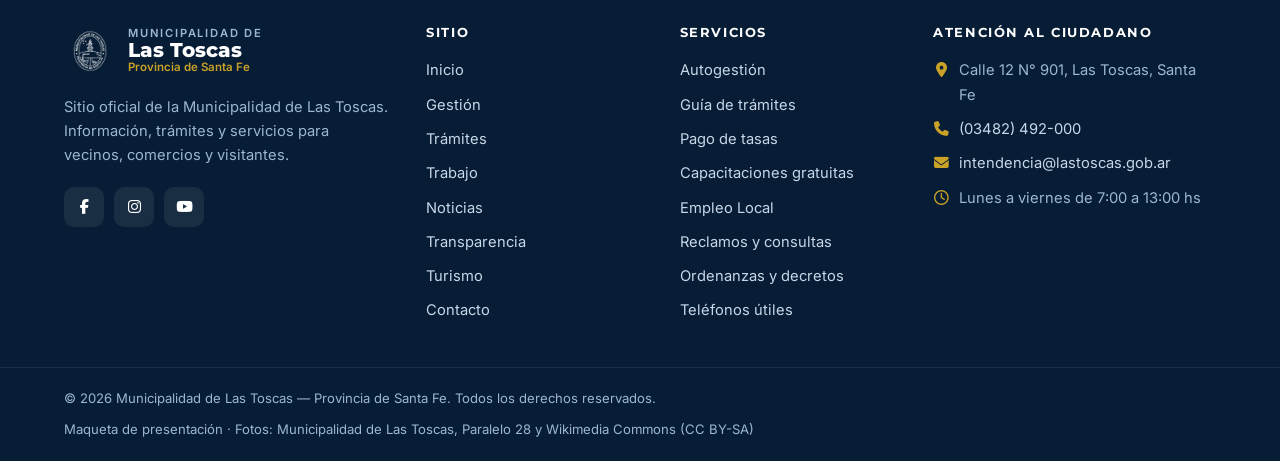
<file: transparencia.html>
<!DOCTYPE html>
<html lang="es-AR" class="no-js">
<head>
  <meta charset="UTF-8">
  <meta name="viewport" content="width=device-width, initial-scale=1">
  <title>Transparencia y Gobierno Abierto | Municipalidad de Las Toscas</title>
  <meta name="description" content="Ordenanzas, decretos, balances y presupuesto de la Municipalidad de Las Toscas.">
  <meta name="theme-color" content="#0b2a4a">
  <script>try{var t=localStorage.getItem("lt-theme");if(t==="dark"||(!t&&matchMedia("(prefers-color-scheme: dark)").matches))document.documentElement.classList.add("dark-mode")}catch(e){}</script>
  <meta property="og:title" content="Transparencia | Municipalidad de Las Toscas">
  <link rel="icon" type="image/png" href="assets/img/escudo-256.png">
  <link rel="preconnect" href="https://fonts.googleapis.com">
  <link rel="preconnect" href="https://fonts.gstatic.com" crossorigin>
  <link href="https://fonts.googleapis.com/css2?family=Inter:wght@400;500;600;700&family=Montserrat:wght@600;700;800&display=swap" rel="stylesheet">
  <link rel="stylesheet" href="https://cdnjs.cloudflare.com/ajax/libs/font-awesome/6.5.2/css/all.min.css">
  <link rel="stylesheet" href="assets/css/styles.css">
  <!-- Estadísticas de visitas (GoatCounter: sin cookies) -->
  <script data-goatcounter="https://lbrnqru.goatcounter.com/count" async src="//gc.zgo.at/count.js"></script>
</head>
<body data-page="transparencia">
  <div id="site-header"></div>

  <main id="main">
    <section class="page-hero">
      <div class="container">
        <ol class="breadcrumb"><li><a href="index.html">Inicio</a></li><li aria-current="page">Transparencia</li></ol>
        <h1>Gobierno Abierto</h1>
        <p>Información pública al alcance de todos: normativa municipal, actos de gobierno y estado de las cuentas.</p>
      </div>
    </section>

    <section class="section">
      <div class="container">
        <div class="tabs" id="docTabs" role="tablist" aria-label="Tipo de documento"></div>
        <div class="toolbar">
          <div class="search-input">
            <i class="fa-solid fa-magnifying-glass" aria-hidden="true"></i>
            <label class="sr-only" for="docSearch">Buscar documento</label>
            <input id="docSearch" type="search" placeholder="Buscar por número, año o palabra clave…" autocomplete="off">
          </div>
        </div>
        <div class="table-wrap">
          <table class="table">
            <thead><tr><th scope="col">Número</th><th scope="col">Descripción</th><th scope="col">Fecha</th><th scope="col" class="actions"><span class="sr-only">Acciones</span></th></tr></thead>
            <tbody id="docBody"></tbody>
          </table>
        </div>
        <div class="empty" id="docEmpty" hidden></div>
      </div>
    </section>

    <section class="section section--white section--tight">
      <div class="container grid grid--3">
        <div class="card reveal">
          <span class="card__icon"><i class="fa-solid fa-file-circle-question"></i></span>
          <h3>Acceso a la información</h3>
          <p>Si no encontrás un documento, podés solicitarlo por escrito en Mesa de Entradas o desde el <a href="contacto.html?tipo=informacion#formulario">formulario de contacto</a>.</p>
        </div>
        <div class="card reveal">
          <span class="card__icon"><i class="fa-solid fa-coins"></i></span>
          <h3>Cuentas claras</h3>
          <p>Los balances trimestrales se publican para que cualquier vecino pueda conocer cómo se administran los recursos.</p>
        </div>
        <div class="card reveal">
          <span class="card__icon"><i class="fa-solid fa-landmark-dome"></i></span>
          <h3>Concejo Municipal</h3>
          <p>Las ordenanzas sancionadas por el Concejo Municipal se incorporan al digesto una vez promulgadas.</p>
        </div>
      </div>
    </section>
  </main>

  <div id="site-footer"></div>

  <script src="assets/js/data.js"></script>
  <script src="assets/js/layout.js"></script>
  <script src="assets/js/main.js"></script>
</body>
</html>
</file>
<file: assets/css/styles.css>
/* =========================================================
   Municipalidad de Las Toscas — Hoja de estilos principal
   HTML + CSS + JS puro. Sin dependencias de build.
   ========================================================= */

/* ---------- 1. Tokens ---------- */
:root {
  --navy-900: #071d35;
  --navy-800: #0b2a4a;
  --navy-700: #123a63;
  --blue-600: #1f5fa8;
  --blue-solid: var(--blue-600);
  --blue-500: #2a73c4;
  --sky-400: #5fa8d3;
  --sky-100: #e6f1fa;
  --sky-50: #f2f8fd;
  --gold-500: #c9a227;
  --gold-100: #f8f0d6;
  --red-600: #c62828;
  --red-50: #fdecec;
  --green-600: #2e7d4f;

  --ink-900: #1a2433;
  --ink-700: #3a4658;
  --ink-500: #5c6a7e;
  --ink-300: #a9b4c2;
  --line: #dfe5ee;
  --bg: #f6f8fb;
  --surface: #ffffff;
  --heading: var(--navy-800);

  --font-head: "Montserrat", system-ui, -apple-system, "Segoe UI", sans-serif;
  --font-body: "Inter", system-ui, -apple-system, "Segoe UI", sans-serif;

  --radius-sm: 8px;
  --radius: 14px;
  --radius-lg: 22px;
  --shadow-sm: 0 1px 2px rgba(11, 42, 74, .06), 0 1px 3px rgba(11, 42, 74, .08);
  --shadow: 0 6px 20px rgba(11, 42, 74, .08);
  --shadow-lg: 0 18px 50px rgba(11, 42, 74, .16);

  --container: 1200px;
  --gutter: 16px;
  --header-h: 76px;
  --ease: cubic-bezier(.2, .7, .2, 1);
  --fs-base: 16px;
}

@media (min-width: 600px) { :root { --gutter: 24px; } }

/* ---------- 2. Reset / base ---------- */
*, *::before, *::after { box-sizing: border-box; }
html { font-size: var(--fs-base); scroll-behavior: smooth; scroll-padding-top: calc(var(--header-h) + 16px); -webkit-text-size-adjust: 100%; }
body {
  margin: 0;
  font-family: var(--font-body);
  font-size: 1rem;
  line-height: 1.65;
  color: var(--ink-900);
  background: var(--bg);
  overflow-x: hidden;
  -webkit-font-smoothing: antialiased;
}
img, svg, video, iframe { display: block; max-width: 100%; }
img { height: auto; }
a { color: var(--blue-600); text-decoration: none; transition: color .2s; }
a:hover { color: var(--heading); }
button, input, select, textarea { font: inherit; color: inherit; }
button { cursor: pointer; }
h1, h2, h3, h4, h5 { font-family: var(--font-head); color: var(--heading); line-height: 1.2; margin: 0 0 .5em; letter-spacing: -.01em; }
h1 { font-size: clamp(2rem, 4.5vw, 3.4rem); font-weight: 800; }
h2 { font-size: clamp(1.6rem, 3vw, 2.3rem); font-weight: 800; }
h3 { font-size: 1.2rem; font-weight: 700; }
h4 { font-size: 1.02rem; font-weight: 700; }
p { margin: 0 0 1em; }
ul, ol { margin: 0; padding: 0; }
:focus-visible { outline: 3px solid var(--gold-500); outline-offset: 3px; border-radius: 4px; }
::selection { background: var(--sky-400); color: #fff; }

[hidden] { display: none !important; }
.sr-only { position: absolute !important; width: 1px; height: 1px; padding: 0; margin: -1px; overflow: hidden; clip: rect(0 0 0 0); white-space: nowrap; border: 0; }
.skip-link { position: absolute; left: 16px; top: -60px; z-index: 1000; background: var(--gold-500); color: var(--navy-900); font-weight: 700; padding: 10px 16px; border-radius: var(--radius-sm); transition: top .2s; }
.skip-link:focus { top: 12px; }

.container { width: 100%; max-width: var(--container); margin-inline: auto; padding-inline: var(--gutter); }
.section { padding-block: clamp(56px, 8vw, 96px); }
.section--white { background: var(--surface); }
.section--tint { background: var(--sky-50); }
.section--navy { background: var(--navy-800); color: #dce7f3; }
.section--navy h2, .section--navy h3 { color: #fff; }
.section--tight { padding-block: clamp(40px, 6vw, 64px); }

.section-head { max-width: 720px; margin-bottom: clamp(28px, 4vw, 44px); }
.section-head--center { text-align: center; margin-inline: auto; }
.section-head--row { max-width: none; display: flex; flex-wrap: wrap; align-items: end; justify-content: space-between; gap: 16px; }
.eyebrow {
  display: inline-flex; align-items: center; gap: 8px;
  font-family: var(--font-head); font-size: .78rem; font-weight: 700; letter-spacing: .14em; text-transform: uppercase;
  color: var(--blue-600); margin-bottom: 10px;
}
.eyebrow::before { content: ""; width: 26px; height: 3px; border-radius: 3px; background: var(--gold-500); }
.section--navy .eyebrow { color: var(--sky-400); }
.lead { font-size: 1.1rem; color: var(--ink-500); }
.section--navy .lead { color: #b9cbe0; }

/* ---------- 3. Botones ---------- */
.btn {
  display: inline-flex; align-items: center; justify-content: center; gap: 10px;
  min-height: 46px; padding: 10px 22px; border-radius: 999px; border: 2px solid transparent;
  font-family: var(--font-head); font-weight: 700; font-size: .92rem; letter-spacing: .01em;
  text-decoration: none; transition: background .2s, color .2s, border-color .2s, transform .2s var(--ease), box-shadow .2s;
  white-space: nowrap;
}
.btn:hover { transform: translateY(-2px); }
.btn--primary { background: var(--blue-solid); color: #fff; box-shadow: 0 6px 16px rgba(31, 95, 168, .28); }
.btn--primary:hover { background: var(--navy-800); color: #fff; }
.btn--gold { background: var(--gold-500); color: var(--navy-900); }
.btn--gold:hover { background: #b38e1d; color: var(--navy-900); }
.btn--outline { border-color: var(--blue-600); color: var(--blue-600); background: transparent; }
.btn--outline:hover { background: var(--blue-solid); color: #fff; }
.btn--ghost-light { border-color: rgba(255, 255, 255, .55); color: #fff; background: rgba(255, 255, 255, .06); backdrop-filter: blur(4px); }
.btn--ghost-light:hover { background: #fff; color: var(--navy-800); }
.btn--sm { min-height: 38px; padding: 6px 16px; font-size: .84rem; }
.btn--block { width: 100%; }
.link-arrow { display: inline-flex; align-items: center; gap: 8px; font-family: var(--font-head); font-weight: 700; font-size: .9rem; }
.link-arrow i { transition: transform .2s var(--ease); }
.link-arrow:hover i { transform: translateX(4px); }

/* ---------- 4. Barra superior + header ---------- */
.topbar { background: var(--navy-900); color: #b9cbe0; font-size: .82rem; }
.topbar .container { display: flex; align-items: center; justify-content: space-between; gap: 16px; min-height: 40px; }
.topbar__info { display: flex; gap: 20px; align-items: center; }
.topbar__info span, .topbar__info a { display: inline-flex; align-items: center; gap: 7px; color: #b9cbe0; white-space: nowrap; }
@media (max-width: 399px) { .topbar .topbar__tools a { display: none; } .topbar__sep { display: none; } }
.topbar__info a:hover { color: #fff; }
.topbar__info .hide-sm { display: none; }
.topbar__tools { display: flex; align-items: center; gap: 6px; }
.topbar__tools button, .topbar__tools a {
  display: inline-grid; place-items: center; width: 30px; height: 30px; border-radius: 6px;
  border: 0; background: transparent; color: #b9cbe0; font-size: .82rem; font-weight: 700;
}
.topbar__tools button:hover, .topbar__tools a:hover { background: rgba(255, 255, 255, .1); color: #fff; }
.topbar__tools button[aria-pressed="true"] { background: var(--gold-500); color: var(--navy-900); }
.topbar__sep { width: 1px; height: 18px; background: rgba(255, 255, 255, .15); margin-inline: 4px; }
@media (min-width: 900px) { .topbar__info .hide-sm { display: inline-flex; } }
@media (max-width: 599px) { .topbar__info .hide-xs { display: none; } }

.header { position: sticky; top: 0; z-index: 100; background: rgba(255, 255, 255, .96); backdrop-filter: saturate(160%) blur(10px); border-bottom: 1px solid var(--line); transition: box-shadow .25s; }
.header.is-scrolled { box-shadow: var(--shadow); }
.header .container { display: flex; align-items: center; justify-content: space-between; gap: 20px; min-height: var(--header-h); }

.brand { display: flex; align-items: center; gap: 12px; color: var(--heading); text-decoration: none; }
.brand:hover { color: var(--heading); }
.brand img { width: 52px; height: 52px; object-fit: contain; }
.brand__text { display: flex; flex-direction: column; line-height: 1.1; }
.brand__small { font-size: .7rem; font-weight: 600; text-transform: uppercase; letter-spacing: .16em; color: var(--ink-500); }
.brand__name { font-family: var(--font-head); font-size: 1.22rem; font-weight: 800; color: var(--heading); }
.brand__prov { font-size: .72rem; color: var(--blue-600); font-weight: 600; }

.nav { display: none; }
.nav__list { list-style: none; display: flex; align-items: center; gap: 2px; }
.nav__link {
  position: relative; display: block; padding: 10px 11px; border-radius: 8px;
  font-family: var(--font-head); font-size: .88rem; font-weight: 600; color: var(--ink-700);
}
.nav__link:hover { color: var(--blue-600); background: var(--sky-50); }
.nav__link[aria-current="page"] { color: var(--blue-600); }
.nav__link[aria-current="page"]::after { content: ""; position: absolute; left: 12px; right: 12px; bottom: 3px; height: 3px; border-radius: 3px; background: var(--gold-500); }
.header__cta { display: none; }

.nav-toggle {
  display: inline-grid; place-items: center; width: 46px; height: 46px; border-radius: 12px;
  border: 1px solid var(--line); background: var(--surface); color: var(--navy-800); font-size: 1.15rem;
}
.brand { flex: none; }
@media (min-width: 1200px) {
  .nav { display: block; }
  .header__cta { display: inline-flex; }
  .nav-toggle { display: none; }
}

/* Drawer móvil */
.drawer-backdrop { position: fixed; inset: 0; background: rgba(7, 29, 53, .55); opacity: 0; visibility: hidden; transition: opacity .3s, visibility .3s; z-index: 190; }
.drawer {
  position: fixed; top: 0; right: 0; bottom: 0; width: min(340px, 88vw); z-index: 200;
  background: var(--surface); box-shadow: var(--shadow-lg); transform: translateX(100%); transition: transform .35s var(--ease);
  display: flex; flex-direction: column; overflow-y: auto;
}
.drawer.is-open { transform: none; }
.drawer.is-open + .drawer-backdrop, .drawer-backdrop.is-open { opacity: 1; visibility: visible; }
.drawer__head { display: flex; align-items: center; justify-content: space-between; padding: 16px 20px; border-bottom: 1px solid var(--line); }
.drawer__head .brand img { width: 40px; height: 40px; }
.drawer__close { width: 42px; height: 42px; border-radius: 10px; border: 1px solid var(--line); background: var(--surface); font-size: 1.1rem; color: var(--navy-800); }
.drawer__nav { list-style: none; padding: 12px; }
.drawer__nav a { display: flex; align-items: center; gap: 14px; padding: 14px 14px; border-radius: 10px; font-family: var(--font-head); font-weight: 600; color: var(--ink-900); }
.drawer__nav a i { width: 22px; text-align: center; color: var(--blue-600); }
.drawer__nav a:hover, .drawer__nav a[aria-current="page"] { background: var(--sky-50); color: var(--blue-600); }
.drawer__foot { margin-top: auto; padding: 20px; border-top: 1px solid var(--line); display: grid; gap: 10px; font-size: .9rem; color: var(--ink-500); }
body.no-scroll { overflow: hidden; }

/* ---------- 5. Hero (home) ---------- */
.hero { position: relative; min-height: clamp(560px, 86vh, 760px); display: flex; align-items: center; color: #fff; overflow: hidden; background: var(--navy-900); }
.hero__slides { position: absolute; inset: 0; }
.hero__slide { position: absolute; inset: 0; opacity: 0; transition: opacity 1.2s ease; }
.hero__slide.is-active { opacity: 1; }
.hero__slide img { width: 100%; height: 100%; object-fit: cover; transform: scale(1.06); transition: transform 7s linear; }
.hero__slide.is-active img { transform: scale(1); }
.hero::after {
  content: ""; position: absolute; inset: 0; pointer-events: none;
  background: linear-gradient(100deg, rgba(7, 29, 53, .92) 0%, rgba(11, 42, 74, .78) 42%, rgba(11, 42, 74, .25) 100%);
}
.hero__content { position: relative; z-index: 2; padding-block: 80px 140px; }
.hero__badge { display: inline-flex; align-items: center; gap: 10px; padding: 8px 16px; border-radius: 999px; background: rgba(255, 255, 255, .12); border: 1px solid rgba(255, 255, 255, .22); font-size: .82rem; font-weight: 600; letter-spacing: .04em; margin-bottom: 22px; backdrop-filter: blur(6px); }
.hero__badge i { color: var(--gold-500); }
.hero h1 { color: #fff; max-width: 760px; margin-bottom: 18px; }
.hero h1 em { font-style: normal; color: var(--gold-500); }
.hero__lead { font-size: clamp(1.02rem, 1.6vw, 1.2rem); color: #d3e1ef; max-width: 600px; margin-bottom: 30px; }
.hero__actions { display: flex; flex-wrap: wrap; gap: 12px; }
.hero__controls { position: absolute; z-index: 3; right: var(--gutter); bottom: 120px; display: flex; align-items: center; gap: 10px; }
.hero__dots { display: flex; gap: 8px; margin-right: 8px; }
.hero__dot { width: 10px; height: 10px; border-radius: 999px; border: 0; padding: 0; background: rgba(255, 255, 255, .45); transition: width .3s, background .3s; }
.hero__dot.is-active { width: 30px; background: var(--gold-500); }
.hero__arrow { width: 44px; height: 44px; border-radius: 50%; border: 1px solid rgba(255, 255, 255, .4); background: rgba(255, 255, 255, .08); color: #fff; backdrop-filter: blur(4px); }
.hero__arrow:hover { background: #fff; color: var(--navy-800); }
@media (max-width: 599px) { .hero__controls { bottom: 104px; left: var(--gutter); right: auto; } .hero__arrow { display: none; } }

/* Buscador destacado */
.finder { position: relative; z-index: 5; margin-top: -72px; }
.finder__card { background: var(--surface); border-radius: var(--radius-lg); box-shadow: var(--shadow-lg); padding: clamp(20px, 3vw, 32px); }
.finder__label { display: block; font-family: var(--font-head); font-weight: 800; color: var(--heading); font-size: 1.15rem; margin-bottom: 14px; }
.finder__field { position: relative; }
.finder__field > i { position: absolute; left: 20px; top: 50%; transform: translateY(-50%); color: var(--ink-500); }
.finder__input {
  width: 100%; height: 58px; padding: 0 20px 0 52px; border-radius: 14px; border: 2px solid var(--line); background: var(--bg);
  font-size: 1rem; transition: border-color .2s, background .2s;
}
.finder__input:focus { outline: none; border-color: var(--blue-600); background: #fff; }
.finder__tags { display: flex; flex-wrap: wrap; gap: 8px; margin-top: 14px; align-items: center; font-size: .85rem; color: var(--ink-500); }
.chip { display: inline-flex; align-items: center; gap: 6px; padding: 6px 14px; border-radius: 999px; background: var(--sky-50); border: 1px solid var(--sky-100); color: var(--navy-700); font-size: .84rem; font-weight: 600; transition: background .2s, color .2s; }
button.chip { cursor: pointer; }
.chip:hover, .chip.is-active { background: var(--blue-solid); border-color: var(--blue-solid); color: #fff; }
.finder__results { position: absolute; left: 0; right: 0; top: calc(100% + 8px); background: #fff; border-radius: 14px; box-shadow: var(--shadow-lg); border: 1px solid var(--line); list-style: none; padding: 8px; max-height: 340px; overflow-y: auto; display: none; z-index: 10; }
.finder__results.is-open { display: block; }
.finder__results a { display: flex; align-items: center; gap: 12px; padding: 11px 12px; border-radius: 10px; color: var(--ink-900); }
.finder__results a:hover, .finder__results a.is-focused { background: var(--sky-50); }
.finder__results i { color: var(--blue-600); width: 20px; text-align: center; }
.finder__results small { display: block; color: var(--ink-500); font-size: .78rem; }
.finder__empty { padding: 14px; color: var(--ink-500); font-size: .9rem; }

/* ---------- 6. Accesos rápidos ---------- */
.quick-grid { display: grid; grid-template-columns: repeat(2, 1fr); gap: 14px; }
@media (min-width: 700px) { .quick-grid { grid-template-columns: repeat(3, 1fr); } }
@media (min-width: 1100px) { .quick-grid { grid-template-columns: repeat(4, 1fr); } }
.quick {
  display: flex; flex-direction: column; align-items: flex-start; gap: 14px; padding: 22px 18px; border-radius: var(--radius);
  background: var(--surface); border: 1px solid var(--line); color: var(--ink-900); transition: transform .25s var(--ease), box-shadow .25s, border-color .25s;
}
.quick:hover { transform: translateY(-4px); box-shadow: var(--shadow); border-color: var(--sky-400); color: var(--ink-900); }
.quick__icon { display: grid; place-items: center; width: 50px; height: 50px; border-radius: 14px; background: var(--sky-100); color: var(--blue-600); font-size: 1.25rem; transition: background .25s, color .25s; }
.quick:hover .quick__icon { background: var(--blue-solid); color: #fff; }
.quick__title { font-family: var(--font-head); font-weight: 700; font-size: .98rem; line-height: 1.25; }
.quick__desc { font-size: .82rem; color: var(--ink-500); line-height: 1.4; margin-top: -8px; }
.quick--featured { background: var(--navy-800); border-color: var(--navy-800); color: #fff; }
.quick--featured .quick__icon { background: var(--gold-500); color: var(--navy-900); }
.quick--featured .quick__desc { color: #b9cbe0; }
.quick--featured:hover { color: #fff; border-color: var(--gold-500); }

/* ---------- 7. Grillas y tarjetas ---------- */
.grid { display: grid; gap: 24px; }
@media (min-width: 700px) { .grid--2 { grid-template-columns: repeat(2, 1fr); } .grid--3 { grid-template-columns: repeat(2, 1fr); } .grid--4 { grid-template-columns: repeat(2, 1fr); } }
@media (min-width: 1000px) { .grid--3 { grid-template-columns: repeat(3, 1fr); } .grid--4 { grid-template-columns: repeat(4, 1fr); } }

.card { background: var(--surface); border: 1px solid var(--line); border-radius: var(--radius); padding: 26px; box-shadow: var(--shadow-sm); }
.card--hover { transition: transform .25s var(--ease), box-shadow .25s; }
.card--hover:hover { transform: translateY(-4px); box-shadow: var(--shadow); }
.card__icon { display: grid; place-items: center; width: 52px; height: 52px; border-radius: 14px; background: var(--sky-100); color: var(--blue-600); font-size: 1.3rem; margin-bottom: 18px; }
.card p { color: var(--ink-500); font-size: .95rem; }

/* Noticias */
.news-card { display: flex; flex-direction: column; background: var(--surface); border-radius: var(--radius); overflow: hidden; border: 1px solid var(--line); box-shadow: var(--shadow-sm); transition: transform .25s var(--ease), box-shadow .25s; height: 100%; color: inherit; }
.news-card:hover { transform: translateY(-5px); box-shadow: var(--shadow); color: inherit; }
.news-card__media { position: relative; aspect-ratio: 16 / 10; overflow: hidden; background: linear-gradient(135deg, var(--navy-700), var(--blue-600)); }
.news-card__media img { width: 100%; height: 100%; object-fit: cover; transition: transform .6s var(--ease); }
.news-card:hover .news-card__media img { transform: scale(1.05); }
.news-card__media--ph { display: grid; place-items: center; }
.news-card__media--ph img { width: 72px; height: 72px; object-fit: contain; filter: brightness(0) invert(1); opacity: .35; }
.news-card__tag { position: absolute; left: 14px; top: 14px; padding: 5px 12px; border-radius: 999px; background: rgba(255, 255, 255, .95); color: var(--navy-800); font-size: .72rem; font-weight: 700; text-transform: uppercase; letter-spacing: .06em; }
.news-card__body { padding: 22px; display: flex; flex-direction: column; flex: 1; }
.news-card__date { display: inline-flex; align-items: center; gap: 8px; font-size: .8rem; color: var(--ink-500); margin-bottom: 8px; }
.news-card__title { font-size: 1.1rem; margin-bottom: 10px; }
.news-card__excerpt { font-size: .92rem; color: var(--ink-500); margin-bottom: 18px; display: -webkit-box; -webkit-line-clamp: 3; -webkit-box-orient: vertical; overflow: hidden; }
.news-card__more { margin-top: auto; }

.news-feature { display: grid; border-radius: var(--radius-lg); overflow: hidden; background: var(--surface); box-shadow: var(--shadow); border: 1px solid var(--line); color: inherit; }
.news-feature:hover { color: inherit; }
.news-feature__media { position: relative; min-height: 260px; }
.news-feature__media img { position: absolute; inset: 0; width: 100%; height: 100%; object-fit: cover; }
.news-feature__body { padding: clamp(24px, 4vw, 44px); display: flex; flex-direction: column; justify-content: center; }
.news-feature__body h3 { font-size: clamp(1.3rem, 2.4vw, 1.75rem); }
@media (min-width: 900px) { .news-feature { grid-template-columns: 1.2fr 1fr; } .news-feature__media { min-height: 380px; } }

/* Intendente */
.mayor { display: grid; gap: clamp(28px, 5vw, 60px); align-items: center; }
@media (min-width: 900px) { .mayor { grid-template-columns: 420px 1fr; } }
.mayor__portrait { position: relative; aspect-ratio: 4 / 5; border-radius: var(--radius-lg); overflow: hidden; background: linear-gradient(160deg, var(--navy-700), var(--navy-900)); box-shadow: var(--shadow-lg); display: grid; place-items: center; }
.mayor__portrait img.mayor__crest { width: 52%; filter: brightness(0) invert(1); opacity: .9; }
.mayor__portrait img.mayor__photo { position: absolute; inset: 0; width: 100%; height: 100%; object-fit: cover; object-position: center top; }
.mayor__portrait::after { content: ""; position: absolute; z-index: 1; inset: 14px; border: 1px solid rgba(201, 162, 39, .5); border-radius: calc(var(--radius-lg) - 8px); pointer-events: none; }
.mayor__plate { position: absolute; left: 24px; right: 24px; bottom: 24px; padding: 14px 18px; border-radius: 12px; background: rgba(255, 255, 255, .96); }
.mayor__plate strong { display: block; font-family: var(--font-head); color: var(--heading); font-size: 1.1rem; }
.mayor__plate span { font-size: .85rem; color: var(--ink-500); }
.quote { position: relative; font-family: var(--font-head); font-size: clamp(1.15rem, 2vw, 1.45rem); font-weight: 600; color: var(--heading); line-height: 1.5; padding-left: 28px; border-left: 4px solid var(--gold-500); margin: 0 0 24px; }
.mayor__sign { display: flex; align-items: center; gap: 14px; margin-bottom: 28px; }
.mayor__sign strong { display: block; font-family: var(--font-head); color: var(--heading); }
.mayor__sign span { font-size: .88rem; color: var(--ink-500); }
.mayor__pillars { display: grid; grid-template-columns: repeat(auto-fit, minmax(160px, 1fr)); gap: 12px; margin-bottom: 28px; }
.pillar { display: flex; gap: 10px; align-items: center; padding: 12px 14px; border-radius: 12px; background: var(--sky-50); font-weight: 600; font-size: .9rem; color: var(--navy-700); }
.pillar i { color: var(--blue-600); }

/* Cifras */
.stats { display: grid; grid-template-columns: repeat(2, 1fr); gap: 20px; }
@media (min-width: 900px) { .stats { grid-template-columns: repeat(4, 1fr); } }
.stat { text-align: center; padding: 28px 16px; border-radius: var(--radius); background: rgba(255, 255, 255, .05); border: 1px solid rgba(255, 255, 255, .1); }
.stat__num { font-family: var(--font-head); font-size: clamp(2rem, 4vw, 2.8rem); font-weight: 800; color: #fff; line-height: 1; }
.stat__num small { font-size: .5em; color: var(--gold-500); margin-left: 2px; }
.stat__label { margin-top: 10px; font-size: .9rem; color: #b9cbe0; }

/* Teléfonos / emergencias */
.phones { display: grid; gap: 14px; grid-template-columns: 1fr; }
@media (min-width: 600px) { .phones { grid-template-columns: repeat(2, 1fr); } }
@media (min-width: 1000px) { .phones { grid-template-columns: repeat(4, 1fr); } }
.phone { display: flex; flex-direction: column; gap: 6px; padding: 20px; background: var(--surface); border-radius: var(--radius); border: 1px solid var(--line); border-top: 4px solid var(--blue-600); }
.phone--urgent { border-top-color: var(--red-600); }
.phone__cat { font-size: .7rem; font-weight: 700; letter-spacing: .1em; text-transform: uppercase; color: var(--ink-500); }
.phone__name { font-family: var(--font-head); font-weight: 700; color: var(--heading); font-size: 1.02rem; }
.phone__nums { display: flex; flex-wrap: wrap; gap: 6px; margin-top: 4px; }
.phone__nums a { display: inline-flex; align-items: center; gap: 6px; padding: 5px 11px; border-radius: 8px; background: var(--sky-50); color: var(--blue-600); font-weight: 700; font-size: .9rem; font-variant-numeric: tabular-nums; }
.phone--urgent .phone__nums a { background: var(--red-50); color: var(--red-600); }
.phone__nums a:hover { background: var(--blue-solid); color: #fff; }
.phone--urgent .phone__nums a:hover { background: var(--red-600); color: #fff; }
.phone__note { font-size: .82rem; color: var(--ink-500); }

.emergency-strip { background: var(--red-600); color: #fff; }
.emergency-strip .container { display: flex; flex-wrap: wrap; align-items: center; justify-content: center; gap: 8px 22px; padding-block: 10px; font-size: .88rem; font-weight: 600; }
.emergency-strip a { color: #fff; display: inline-flex; align-items: center; gap: 6px; }
.emergency-strip a:hover { color: #fff; text-decoration: underline; }
.emergency-strip strong { font-family: var(--font-head); letter-spacing: .06em; text-transform: uppercase; font-size: .78rem; }

/* Gobierno abierto (home) */
.open-gov { display: grid; gap: 20px; }
@media (min-width: 900px) { .open-gov { grid-template-columns: repeat(3, 1fr); } }
.doc-list { list-style: none; display: grid; gap: 10px; margin-block: 16px 20px; }
.doc-item { display: flex; align-items: center; gap: 12px; padding: 12px 14px; border-radius: 10px; background: var(--bg); color: var(--ink-900); font-size: .9rem; }
.doc-item:hover { background: var(--sky-100); color: var(--ink-900); }
.doc-item i { color: var(--red-600); font-size: 1.15rem; }
.doc-item b { display: block; font-family: var(--font-head); color: var(--heading); font-size: .82rem; }

/* Banner turismo */
.banner { position: relative; border-radius: var(--radius-lg); overflow: hidden; color: #fff; min-height: 380px; display: flex; align-items: flex-end; }
.banner > img { position: absolute; inset: 0; width: 100%; height: 100%; object-fit: cover; }
.banner::before { content: ""; position: absolute; inset: 0; z-index: 1; background: linear-gradient(90deg, rgba(7, 29, 53, .94) 0%, rgba(7, 29, 53, .8) 45%, rgba(7, 29, 53, .15) 100%); }
@media (max-width: 699px) { .banner::before { background: linear-gradient(0deg, rgba(7, 29, 53, .96) 0%, rgba(7, 29, 53, .88) 60%, rgba(7, 29, 53, .6) 100%); } }
.banner__body { position: relative; z-index: 2; padding: clamp(24px, 5vw, 56px); max-width: 680px; }
.banner__body h2 { color: #fff; }
.banner__body p { color: #d3e1ef; }

/* Plataformas de trabajo y capacitación */
.platforms { display: grid; gap: 24px; }
@media (min-width: 900px) { .platforms { grid-template-columns: 1fr 1fr; } }
.platform {
  position: relative; overflow: hidden; display: flex; flex-direction: column;
  padding: clamp(26px, 4vw, 40px); border-radius: var(--radius-lg); color: #dce7f3;
  background: linear-gradient(150deg, var(--navy-700) 0%, var(--navy-900) 100%);
  box-shadow: var(--shadow); transition: transform .3s var(--ease), box-shadow .3s;
}
.platform:hover { transform: translateY(-4px); box-shadow: var(--shadow-lg); }
.platform--empleo { background: linear-gradient(150deg, var(--blue-600) 0%, var(--navy-800) 100%); }
.platform::after { content: ""; position: absolute; right: -70px; top: -70px; width: 240px; height: 240px; border-radius: 50%; border: 40px solid rgba(255, 255, 255, .05); pointer-events: none; }
.platform__icon { display: grid; place-items: center; width: 60px; height: 60px; border-radius: 16px; background: var(--gold-500); color: var(--navy-900); font-size: 1.5rem; margin-bottom: 20px; }
.platform__tag { font-family: var(--font-head); font-size: .74rem; font-weight: 700; letter-spacing: .14em; text-transform: uppercase; color: var(--sky-400); margin-bottom: 8px; }
.platform h3 { color: #fff; font-size: clamp(1.35rem, 2.4vw, 1.7rem); margin-bottom: 12px; }
.platform p { color: #c7d7e8; }
.platform__list { list-style: none; display: grid; gap: 10px; margin: 6px 0 28px; }
.platform__list li { display: flex; gap: 12px; align-items: flex-start; font-size: .95rem; }
.platform__list i { color: var(--gold-500); margin-top: 5px; width: 16px; text-align: center; }
.platform__actions { margin-top: auto; display: flex; flex-wrap: wrap; gap: 10px; }
.platform__badge { position: absolute; top: 22px; right: 22px; z-index: 1; padding: 6px 12px; border-radius: 999px; background: rgba(255, 255, 255, .12); border: 1px solid rgba(255, 255, 255, .2); color: #fff; font-size: .74rem; font-weight: 700; }

.steps { display: grid; gap: 18px; counter-reset: step; }
@media (min-width: 700px) { .steps { grid-template-columns: repeat(2, 1fr); } }
@media (min-width: 1100px) { .steps { grid-template-columns: repeat(4, 1fr); } }
.step { position: relative; background: var(--surface); border: 1px solid var(--line); border-radius: var(--radius); padding: 26px 22px 22px; }
.step::before {
  counter-increment: step; content: counter(step);
  display: grid; place-items: center; width: 40px; height: 40px; border-radius: 50%; margin-bottom: 16px;
  background: var(--navy-800); color: #fff; font-family: var(--font-head); font-weight: 800;
}
.step i { position: absolute; top: 26px; right: 22px; font-size: 1.4rem; color: var(--sky-400); }
.step h3 { font-size: 1.05rem; }
.step p { font-size: .92rem; color: var(--ink-500); margin: 0; }

/* ---------- 8. Encabezado de páginas internas ---------- */
.page-hero { position: relative; color: #fff; background: var(--navy-800); overflow: hidden; }
.page-hero > img { position: absolute; inset: 0; width: 100%; height: 100%; object-fit: cover; opacity: .28; }
.page-hero::before { content: ""; position: absolute; inset: 0; background: linear-gradient(110deg, rgba(7, 29, 53, .95), rgba(18, 58, 99, .75)); }
.page-hero::after { content: ""; position: absolute; right: -80px; top: -80px; width: 340px; height: 340px; border-radius: 50%; border: 50px solid rgba(255, 255, 255, .04); }
.page-hero .container { position: relative; z-index: 1; padding-block: clamp(48px, 8vw, 88px); }
.page-hero h1 { color: #fff; font-size: clamp(1.9rem, 4vw, 2.9rem); margin-bottom: 12px; }
.page-hero p { color: #c7d7e8; max-width: 640px; font-size: 1.08rem; margin: 0; }
.breadcrumb { list-style: none; display: flex; flex-wrap: wrap; gap: 8px; font-size: .84rem; margin-bottom: 18px; color: #9fb6cf; }
.breadcrumb li + li::before { content: "/"; margin-right: 8px; opacity: .5; }
.breadcrumb a { color: #dce7f3; }
.breadcrumb a:hover { color: var(--gold-500); }

/* ---------- 9. Gestión / gabinete ---------- */
.profile { display: grid; gap: clamp(24px, 4vw, 48px); align-items: start; }
@media (min-width: 900px) { .profile { grid-template-columns: 1fr 1.3fr; } }
.profile__photo { border-radius: var(--radius-lg); overflow: hidden; box-shadow: var(--shadow-lg); }
.profile__photo img { width: 100%; aspect-ratio: 3 / 2; object-fit: cover; }
.profile__photo figcaption { background: var(--surface); padding: 12px 18px; font-size: .85rem; color: var(--ink-500); }

.team-card { display: flex; flex-direction: column; height: 100%; background: var(--surface); border: 1px solid var(--line); border-radius: var(--radius); padding: 24px; transition: transform .25s var(--ease), box-shadow .25s, border-color .25s; }
.team-card:hover { transform: translateY(-4px); box-shadow: var(--shadow); border-color: var(--sky-400); }
.team-card__top { display: flex; gap: 14px; align-items: center; margin-bottom: 14px; }
.avatar { flex: none; display: grid; place-items: center; width: 58px; height: 58px; border-radius: 50%; background: linear-gradient(135deg, var(--blue-600), var(--navy-800)); color: #fff; font-family: var(--font-head); font-weight: 800; font-size: 1.1rem; letter-spacing: .02em; box-shadow: 0 0 0 4px var(--sky-100); }
.team-card__area { font-size: .72rem; font-weight: 700; text-transform: uppercase; letter-spacing: .08em; color: var(--blue-600); }
.team-card__name { font-family: var(--font-head); font-size: 1.08rem; font-weight: 700; color: var(--heading); margin: 2px 0 0; }
.team-card__role { font-size: .85rem; color: var(--ink-500); }
.team-card p { font-size: .92rem; color: var(--ink-500); flex: 1; }
.team-card__mail { display: inline-flex; align-items: center; gap: 8px; font-size: .86rem; font-weight: 600; word-break: break-all; }

/* Organigrama: intendencia arriba y secretarías debajo (lista en celular, panel en tablet, árbol en PC) */
.org { --org-line: var(--ink-300); --org-gap: 32px; display: flex; flex-direction: column; align-items: center; }
.org__head {
  position: relative; display: flex; align-items: center; gap: 16px; padding: 18px 26px 18px 18px;
  background: linear-gradient(135deg, var(--navy-800), var(--navy-700)); color: #fff;
  border-radius: var(--radius-lg); box-shadow: var(--shadow-lg); border-top: 4px solid var(--gold-500); text-align: left;
}
.org__head-icon {
  flex: none; display: grid; place-items: center; width: 56px; height: 56px; border-radius: 50%;
  background: var(--gold-500); color: var(--navy-900); font-size: 1.4rem; box-shadow: 0 0 0 5px rgba(201, 162, 39, .22);
}
.org__kicker { display: block; font-size: .68rem; font-weight: 700; letter-spacing: .14em; text-transform: uppercase; color: var(--gold-500); }
.org__head strong { display: block; font-family: var(--font-head); font-size: 1.25rem; line-height: 1.2; color: #fff; }
.org__head small { display: block; font-size: .86rem; color: #c9d7e8; }
.org__line { width: 2px; height: var(--org-gap); background: linear-gradient(var(--gold-500), var(--org-line)); }
.org__row { position: relative; display: grid; grid-template-columns: 1fr; gap: 12px; width: 100%; max-width: 560px; padding-left: 30px; }
.org__row::before { content: ""; position: absolute; left: 11px; top: -2px; bottom: 34px; width: 2px; background: var(--org-line); border-radius: 2px; }
.org__node {
  position: relative; display: grid; grid-template-columns: auto 1fr; grid-template-rows: auto auto auto; column-gap: 14px; align-items: center;
  padding: 14px 16px; background: var(--surface); border: 1px solid var(--line); border-radius: var(--radius);
  box-shadow: var(--shadow-sm); color: var(--ink-700); text-align: left;
  transition: transform .25s var(--ease), box-shadow .25s var(--ease), border-color .25s var(--ease);
}
.org__node::before { content: ""; position: absolute; left: -19px; top: 50%; width: 19px; height: 2px; background: var(--org-line); }
.org__node::after { content: ""; position: absolute; left: -23px; top: calc(50% - 4px); width: 10px; height: 10px; border-radius: 50%; background: var(--blue-600); box-shadow: 0 0 0 3px var(--bg); }
.org__node:hover { transform: translateY(-3px); box-shadow: var(--shadow); border-color: var(--blue-600); }
.org__icon {
  grid-row: 1 / span 3; display: grid; place-items: center; width: 46px; height: 46px; border-radius: 14px;
  background: var(--sky-100); color: var(--blue-600); font-size: 1.1rem;
}
.org__area { font-family: var(--font-head); font-weight: 700; font-size: .92rem; line-height: 1.25; color: var(--heading); }
.org__name { font-size: .86rem; font-weight: 600; color: var(--ink-700); margin-top: 2px; }
.org__role { font-size: .7rem; font-weight: 700; letter-spacing: .08em; text-transform: uppercase; color: var(--ink-500); margin-top: 1px; }
@media (max-width: 699px) {
  .org { align-items: stretch; }
  .org__line { margin-left: 11px; }
  .org__row { max-width: none; }
}
html.dark-mode .org { --org-line: #3a5070; }
html.dark-mode .org__head { background: linear-gradient(135deg, #16365c, #0f2742); }
html.dark-mode .org__icon { color: var(--sky-400); }
html.dark-mode .org__node:hover { border-color: var(--sky-400); }

@media (min-width: 700px) {
  .org__row {
    grid-template-columns: repeat(4, 1fr); max-width: none; padding: 22px; gap: 14px;
    border: 1px dashed var(--org-line); border-radius: var(--radius-lg); background: color-mix(in srgb, var(--surface) 55%, transparent);
  }
  .org__row::before { display: none; }
  .org__node { grid-template-columns: 1fr; grid-template-rows: none; justify-items: center; text-align: center; padding: 20px 12px 16px; }
  .org__node::before { display: none; }
  .org__node::after { left: 0; right: 0; top: 0; width: auto; height: 3px; border-radius: var(--radius) var(--radius) 0 0; box-shadow: none; background: linear-gradient(90deg, var(--blue-600), var(--sky-400)); opacity: 0; transition: opacity .25s; }
  .org__node:hover::after { opacity: 1; }
  .org__icon { grid-row: auto; margin-bottom: 10px; width: 50px; height: 50px; border-radius: 50%; }
  .org__area { min-height: 2.5em; display: flex; align-items: center; }
  /* 4 + 3: la segunda fila queda centrada */
  .org__node:nth-child(n+5) { margin-left: 50%; margin-right: -50%; }
}
@media (min-width: 1100px) {
  .org__row { grid-template-columns: repeat(7, 1fr); gap: 12px; padding: var(--org-gap) 0 0; border: 0; border-radius: 0; background: none; }
  .org__row::before { display: block; left: calc(100% / 14); right: calc(100% / 14); top: 0; bottom: auto; width: auto; height: 2px; }
  .org__node:nth-child(n) { margin: 0; }
  .org__node::before { display: block; left: 50%; top: calc(var(--org-gap) * -1); width: 2px; height: var(--org-gap); }
  .org__area { font-size: .84rem; }
  .org__name { font-size: .82rem; }
}

/* ---------- 10. Trámites ---------- */
.toolbar { display: flex; flex-wrap: wrap; gap: 12px; align-items: center; margin-bottom: 26px; }
.search-input { position: relative; flex: 1 1 280px; }
.search-input i { position: absolute; left: 16px; top: 50%; transform: translateY(-50%); color: var(--ink-500); }
.search-input input { width: 100%; height: 50px; padding: 0 16px 0 44px; border-radius: 12px; border: 1px solid var(--line); background: var(--surface); transition: border-color .2s, box-shadow .2s; }
.search-input input:focus { outline: none; border-color: var(--blue-600); box-shadow: 0 0 0 4px var(--sky-100); }
.filters { display: flex; flex-wrap: wrap; gap: 8px; }
.result-count { font-size: .88rem; color: var(--ink-500); margin-bottom: 14px; }

.accordion { display: grid; gap: 12px; }
.acc { background: var(--surface); border: 1px solid var(--line); border-radius: var(--radius); overflow: hidden; transition: box-shadow .25s, border-color .25s; }
.acc.is-open { box-shadow: var(--shadow); border-color: var(--sky-400); }
.acc__head { width: 100%; display: flex; align-items: center; gap: 16px; padding: 18px 20px; border: 0; background: transparent; text-align: left; }
.acc__icon { flex: none; display: grid; place-items: center; width: 46px; height: 46px; border-radius: 12px; background: var(--sky-100); color: var(--blue-600); font-size: 1.1rem; }
.acc__title { flex: 1; min-width: 0; }
.acc__title strong { display: block; font-family: var(--font-head); color: var(--heading); font-size: 1.02rem; line-height: 1.3; }
.acc__title span { display: block; font-size: .86rem; color: var(--ink-500); margin-top: 2px; }
.acc__cat { display: none; padding: 4px 10px; border-radius: 999px; background: var(--gold-100); color: #7a6111; font-size: .72rem; font-weight: 700; text-transform: uppercase; letter-spacing: .05em; }
@media (min-width: 700px) { .acc__cat { display: inline-block; } }
.acc__chev { flex: none; width: 34px; height: 34px; display: grid; place-items: center; border-radius: 50%; background: var(--bg); color: var(--navy-800); transition: transform .3s var(--ease), background .2s; }
.acc.is-open .acc__chev { transform: rotate(180deg); background: var(--blue-solid); color: #fff; }
.acc__panel { display: grid; grid-template-rows: 0fr; transition: grid-template-rows .35s var(--ease); }
.acc.is-open .acc__panel { grid-template-rows: 1fr; }
.acc__inner { overflow: hidden; }
.acc__content { padding: 4px 20px 24px; border-top: 1px solid var(--line); margin-top: 0; padding-top: 20px; display: grid; gap: 22px; }
@media (min-width: 900px) { .acc__content { grid-template-columns: 1.4fr 1fr; } }
.acc__content h4 { font-size: .92rem; text-transform: uppercase; letter-spacing: .06em; color: var(--blue-600); margin-bottom: 10px; }
.checklist { list-style: none; display: grid; gap: 8px; }
.checklist li { display: flex; gap: 10px; font-size: .94rem; color: var(--ink-700); }
.checklist li::before { content: "\f00c"; font-family: "Font Awesome 6 Free"; font-weight: 900; color: var(--green-600); font-size: .8rem; margin-top: 4px; }
.info-box { background: var(--bg); border-radius: 12px; padding: 18px; display: grid; gap: 12px; align-content: start; }
.info-row { display: flex; gap: 12px; font-size: .9rem; }
.info-row i { color: var(--blue-600); width: 18px; margin-top: 4px; text-align: center; }
.info-row b { display: block; font-size: .76rem; text-transform: uppercase; letter-spacing: .06em; color: var(--ink-500); }

.empty { text-align: center; padding: 48px 20px; background: var(--surface); border: 1px dashed var(--ink-300); border-radius: var(--radius); color: var(--ink-500); }
.empty i { font-size: 2rem; color: var(--ink-300); margin-bottom: 12px; display: block; }

/* ---------- 11. Pestañas + tablas ---------- */
.tabs { display: flex; gap: 6px; padding: 6px; border-radius: 14px; background: var(--surface); border: 1px solid var(--line); overflow-x: auto; scrollbar-width: none; margin-bottom: 22px; }
.tabs::-webkit-scrollbar { display: none; }
.tab { flex: 1 0 auto; display: inline-flex; align-items: center; justify-content: center; gap: 8px; padding: 12px 18px; border: 0; border-radius: 10px; background: transparent; font-family: var(--font-head); font-weight: 700; font-size: .9rem; color: var(--ink-500); white-space: nowrap; transition: background .2s, color .2s; }
.tab:hover { color: var(--navy-800); background: var(--bg); }
.tab[aria-selected="true"] { background: var(--navy-800); color: #fff; }
.tab .badge { background: rgba(255, 255, 255, .2); padding: 1px 8px; border-radius: 999px; font-size: .75rem; }
.tab[aria-selected="false"] .badge { background: var(--sky-100); color: var(--blue-600); }

.table-wrap { background: var(--surface); border: 1px solid var(--line); border-radius: var(--radius); overflow: hidden; }
.table { width: 100%; border-collapse: collapse; font-size: .93rem; }
.table th { text-align: left; font-family: var(--font-head); font-size: .76rem; text-transform: uppercase; letter-spacing: .08em; color: var(--ink-500); background: var(--bg); padding: 14px 18px; border-bottom: 1px solid var(--line); }
.table td { padding: 16px 18px; border-bottom: 1px solid var(--line); vertical-align: middle; }
.table tr:last-child td { border-bottom: 0; }
.table tbody tr:hover { background: var(--sky-50); }
.table .num { font-family: var(--font-head); font-weight: 700; color: var(--heading); white-space: nowrap; }
.table .date { color: var(--ink-500); white-space: nowrap; }
.table .actions { text-align: right; white-space: nowrap; }
@media (max-width: 699px) {
  .table thead { display: none; }
  .table, .table tbody, .table tr, .table td { display: block; width: 100%; }
  .table tr { padding: 14px 16px; border-bottom: 1px solid var(--line); }
  .table td { padding: 3px 0; border: 0; }
  .table .actions { text-align: left; padding-top: 10px; }
}

/* ---------- 12. Noticia (detalle) ---------- */
.article { display: grid; gap: 40px; }
@media (min-width: 1000px) { .article { grid-template-columns: minmax(0, 1fr) 320px; } }
.article__cover { border-radius: var(--radius-lg); overflow: hidden; margin-bottom: 28px; box-shadow: var(--shadow); background: linear-gradient(135deg, var(--navy-700), var(--blue-600)); }
.article__cover img { width: 100%; aspect-ratio: 16 / 9; object-fit: cover; }
.article__meta { display: flex; flex-wrap: wrap; gap: 10px 20px; font-size: .88rem; color: var(--ink-500); margin-bottom: 18px; }
.article__meta span { display: inline-flex; align-items: center; gap: 8px; }
.article__body { background: var(--surface); border: 1px solid var(--line); border-radius: var(--radius-lg); padding: clamp(22px, 4vw, 44px); }
.article__body p { font-size: 1.05rem; color: var(--ink-700); }
.article__body h1 { font-size: clamp(1.6rem, 3.4vw, 2.3rem); }
.share { display: flex; flex-wrap: wrap; align-items: center; gap: 10px; margin-top: 28px; padding-top: 22px; border-top: 1px solid var(--line); }
.share b { font-family: var(--font-head); font-size: .88rem; color: var(--heading); margin-right: 6px; }
.share a, .share button { display: inline-grid; place-items: center; width: 42px; height: 42px; border-radius: 50%; border: 1px solid var(--line); background: var(--surface); color: var(--navy-800); transition: background .2s, color .2s; }
.share a:hover, .share button:hover { background: var(--blue-solid); border-color: var(--blue-solid); color: #fff; }
.aside-box { background: var(--surface); border: 1px solid var(--line); border-radius: var(--radius); padding: 22px; margin-bottom: 20px; }
.aside-box h3 { font-size: 1rem; margin-bottom: 14px; }
.mini-news { list-style: none; display: grid; gap: 14px; }
.mini-news a { display: block; color: var(--ink-900); font-weight: 600; font-size: .92rem; line-height: 1.4; }
.mini-news a:hover { color: var(--blue-600); }
.mini-news small { display: block; color: var(--ink-500); font-weight: 400; margin-top: 3px; }

.pagination { display: flex; justify-content: center; gap: 8px; margin-top: 36px; }
.pagination button { min-width: 42px; height: 42px; padding: 0 12px; border-radius: 10px; border: 1px solid var(--line); background: var(--surface); font-weight: 700; color: var(--heading); }
.pagination button:hover:not(:disabled) { border-color: var(--blue-600); color: var(--blue-600); }
.pagination button[aria-current="page"] { background: var(--navy-800); border-color: var(--navy-800); color: #fff; }
.pagination button:disabled { opacity: .4; cursor: not-allowed; }

/* ---------- 13. Turismo ---------- */
.exp-card { position: relative; border-radius: var(--radius-lg); overflow: hidden; min-height: 360px; display: flex; align-items: flex-end; color: #fff; background: var(--navy-800); }
.exp-card > img { position: absolute; inset: 0; width: 100%; height: 100%; object-fit: cover; transition: transform .8s var(--ease); }
.exp-card:hover > img { transform: scale(1.05); }
.exp-card::before { content: ""; position: absolute; inset: 0; z-index: 1; background: linear-gradient(0deg, rgba(7, 29, 53, .95) 10%, rgba(7, 29, 53, .2) 70%); }
.exp-card__body { position: relative; z-index: 2; padding: 26px; }
.exp-card__body h3 { color: #fff; }
.exp-card__body p { color: #d3e1ef; font-size: .93rem; margin: 0; }
.exp-card__icon { display: inline-grid; place-items: center; width: 46px; height: 46px; border-radius: 12px; background: var(--gold-500); color: var(--navy-900); margin-bottom: 14px; font-size: 1.1rem; }
.exp-card--plain { background: linear-gradient(150deg, var(--blue-600), var(--navy-900)); }

.gallery { display: grid; grid-template-columns: repeat(2, 1fr); gap: 12px; }
@media (min-width: 900px) { .gallery { grid-template-columns: repeat(4, 1fr); grid-auto-rows: 200px; } .gallery__item--wide { grid-column: span 2; grid-row: span 2; } }
.gallery__item { position: relative; border: 0; padding: 0; border-radius: var(--radius); overflow: hidden; background: var(--navy-800); aspect-ratio: 1; }
@media (min-width: 900px) { .gallery__item { aspect-ratio: auto; } }
.gallery__item img { width: 100%; height: 100%; object-fit: cover; transition: transform .6s var(--ease), opacity .3s; }
.gallery__item:hover img { transform: scale(1.06); opacity: .85; }
.gallery__item span { position: absolute; left: 12px; bottom: 12px; padding: 6px 12px; border-radius: 999px; background: rgba(7, 29, 53, .78); color: #fff; font-size: .78rem; font-weight: 600; }

.service-card h3 { display: flex; align-items: center; gap: 10px; }
.service-card h3 i { color: var(--blue-600); }
.service-list { list-style: none; display: grid; gap: 12px; }
.service-list li { padding: 12px 14px; border-radius: 10px; background: var(--bg); }
.service-list strong { display: block; font-family: var(--font-head); color: var(--heading); font-size: .95rem; }
.service-list span { font-size: .86rem; color: var(--ink-500); display: block; }

/* ---------- 14. Contacto / formularios ---------- */
.contact-grid { display: grid; gap: 28px; }
@media (min-width: 1000px) { .contact-grid { grid-template-columns: 1fr 1.25fr; } }
.contact-item { display: flex; gap: 16px; padding: 18px 0; border-bottom: 1px solid var(--line); }
.contact-item:last-child { border-bottom: 0; }
.contact-item__icon { flex: none; display: grid; place-items: center; width: 48px; height: 48px; border-radius: 12px; background: var(--sky-100); color: var(--blue-600); }
.contact-item b { display: block; font-family: var(--font-head); color: var(--heading); }
.contact-item span, .contact-item a { font-size: .95rem; }

.form { display: grid; gap: 18px; }
.form__row { display: grid; gap: 18px; }
@media (min-width: 700px) { .form__row { grid-template-columns: 1fr 1fr; } }
.field label { display: block; font-weight: 600; font-size: .88rem; color: var(--heading); margin-bottom: 6px; }
.field label .req { color: var(--red-600); }
.field input, .field select, .field textarea { width: 100%; min-height: 48px; padding: 12px 14px; border-radius: 10px; border: 1px solid var(--line); background: var(--surface); transition: border-color .2s, box-shadow .2s; }
.field textarea { min-height: 140px; resize: vertical; }
.field input:focus, .field select:focus, .field textarea:focus { outline: none; border-color: var(--blue-600); box-shadow: 0 0 0 4px var(--sky-100); }
.field.has-error input, .field.has-error select, .field.has-error textarea { border-color: var(--red-600); box-shadow: 0 0 0 4px var(--red-50); }
.field__error { display: none; margin-top: 6px; font-size: .82rem; color: var(--red-600); font-weight: 600; }
.field.has-error .field__error { display: block; }
.check { display: flex; gap: 10px; align-items: flex-start; font-size: .88rem; color: var(--ink-700); }
.check input { width: 18px; height: 18px; margin-top: 3px; accent-color: var(--blue-600); }
.form__note { font-size: .82rem; color: var(--ink-500); margin: 0; }
.alert { display: flex; gap: 12px; padding: 16px 18px; border-radius: 12px; font-size: .94rem; }
.alert--success { background: #e7f5ed; color: #1d5a37; border: 1px solid #bfe3cd; }
.alert--info { background: var(--sky-50); color: var(--navy-700); border: 1px solid var(--sky-100); }
.alert i { margin-top: 3px; }

.map { border-radius: var(--radius-lg); overflow: hidden; border: 1px solid var(--line); box-shadow: var(--shadow-sm); background: var(--sky-100); }
.map iframe { width: 100%; height: 380px; border: 0; }

.dir-list { list-style: none; display: grid; gap: 10px; }
@media (min-width: 700px) { .dir-list { grid-template-columns: 1fr 1fr; } }
.dir-list li { display: flex; justify-content: space-between; gap: 12px; align-items: center; padding: 14px 16px; background: var(--surface); border: 1px solid var(--line); border-radius: 12px; }
.dir-list strong { font-family: var(--font-head); color: var(--heading); font-size: .92rem; }
.dir-list a { font-size: .86rem; font-weight: 600; word-break: break-all; text-align: right; }

/* ---------- 15. Modal / lightbox ---------- */
.lightbox { position: fixed; inset: 0; z-index: 300; background: rgba(7, 29, 53, .94); display: none; align-items: center; justify-content: center; padding: 60px 16px; }
.lightbox.is-open { display: flex; }
.lightbox { margin: 0; }
.lightbox > div { max-width: min(1100px, calc(100vw - 150px)); }
@media (max-width: 599px) { .lightbox > div { max-width: 100%; } .lightbox__prev, .lightbox__next { top: auto; bottom: 16px; transform: none; } }
.lightbox img { max-height: 78vh; max-width: 100%; width: auto; margin-inline: auto; border-radius: 12px; box-shadow: var(--shadow-lg); }
.lightbox figcaption { color: #dce7f3; text-align: center; margin-top: 14px; font-size: .95rem; }
.lightbox__btn { position: absolute; display: grid; place-items: center; width: 48px; height: 48px; border-radius: 50%; border: 1px solid rgba(255, 255, 255, .3); background: rgba(255, 255, 255, .08); color: #fff; font-size: 1.1rem; }
.lightbox__btn:hover { background: #fff; color: var(--navy-800); }
.lightbox__close { top: 16px; right: 16px; }
.lightbox__prev { left: 16px; top: 50%; transform: translateY(-50%); }
.lightbox__next { right: 16px; top: 50%; transform: translateY(-50%); }

.toast { position: fixed; left: 50%; bottom: 24px; transform: translate(-50%, 120px); z-index: 400; background: var(--navy-900); color: #fff; padding: 12px 20px; border-radius: 999px; font-size: .9rem; box-shadow: var(--shadow-lg); transition: transform .35s var(--ease); display: flex; align-items: center; gap: 10px; }
.toast.is-visible { transform: translate(-50%, 0); }
.toast i { color: var(--gold-500); }

/* ---------- 16. Footer ---------- */
.footer { background: var(--navy-900); color: #9fb6cf; font-size: .92rem; }
.footer__top { display: grid; gap: 36px; padding-block: 64px 44px; }
@media (min-width: 700px) { .footer__top { grid-template-columns: 1fr 1fr; } }
@media (min-width: 1100px) { .footer__top { grid-template-columns: 1.5fr 1fr 1fr 1.3fr; } }
.footer .brand img { filter: brightness(0) invert(1); }
.footer .brand__name { color: #fff; }
.footer .brand__small { color: #9fb6cf; }
.footer .brand__prov { color: var(--gold-500); }
.footer h4 { color: #fff; font-size: .82rem; text-transform: uppercase; letter-spacing: .12em; margin-bottom: 18px; }
.footer ul { list-style: none; display: grid; gap: 10px; }
.footer a { color: #c7d7e8; }
.footer a:hover { color: var(--gold-500); }
.footer__about { margin-top: 18px; max-width: 340px; }
.footer__contact li { display: flex; gap: 10px; }
.footer__contact i { color: var(--gold-500); margin-top: 5px; width: 16px; text-align: center; }
.socials { display: flex; gap: 10px; margin-top: 20px; }
.socials a { display: grid; place-items: center; width: 40px; height: 40px; border-radius: 10px; background: rgba(255, 255, 255, .07); color: #fff; transition: background .2s, transform .2s; }
.socials a:hover { background: var(--gold-500); color: var(--navy-900); transform: translateY(-3px); }
.footer__bottom { border-top: 1px solid rgba(255, 255, 255, .08); }
.footer__bottom .container { display: flex; flex-wrap: wrap; justify-content: space-between; gap: 10px; padding-block: 20px; font-size: .82rem; }
.footer__flag { height: 4px; background: linear-gradient(90deg, var(--sky-400) 0 33.3%, #fff 33.3% 66.6%, var(--sky-400) 66.6%); }

.to-top { position: fixed; right: 18px; bottom: 18px; z-index: 90; width: 48px; height: 48px; border-radius: 50%; border: 0; background: var(--blue-solid); color: #fff; box-shadow: var(--shadow-lg); opacity: 0; visibility: hidden; transform: translateY(16px); transition: opacity .3s, transform .3s, visibility .3s, background .2s; }
.to-top.is-visible { opacity: 1; visibility: visible; transform: none; }
.to-top:hover { background: var(--navy-800); }

/* ---------- 17. 404 ---------- */
.notfound { min-height: 70vh; display: grid; place-items: center; text-align: center; padding-block: 60px; }
.notfound__code { font-family: var(--font-head); font-weight: 800; font-size: clamp(5rem, 18vw, 9rem); line-height: 1; color: var(--sky-100); -webkit-text-stroke: 2px var(--blue-600); }

/* ---------- 18. Utilidades ---------- */
.mt-0 { margin-top: 0; } .mb-0 { margin-bottom: 0; }
.mt-2 { margin-top: 16px; } .mt-3 { margin-top: 24px; } .mt-4 { margin-top: 40px; }
.text-center { text-align: center; }
.muted { color: var(--ink-500); }
.flex-gap { display: flex; flex-wrap: wrap; gap: 12px; align-items: center; }
.two-col { display: grid; gap: 32px; align-items: center; }
@media (min-width: 900px) { .two-col { grid-template-columns: 1fr 1fr; gap: 56px; } }
.rounded-img { border-radius: var(--radius-lg); overflow: hidden; box-shadow: var(--shadow); }
.rounded-img img { width: 100%; height: 100%; object-fit: cover; }

/* Animación al hacer scroll */
.reveal { opacity: 0; transform: translateY(24px); transition: opacity .7s var(--ease), transform .7s var(--ease); }
.reveal.is-visible { opacity: 1; transform: none; }
.no-js .reveal { opacity: 1; transform: none; }

/* ---------- 19. Modo oscuro ---------- */
html.dark-mode {
  color-scheme: dark;
  --bg: #0a1522; --surface: #111f31; --line: #22354d;
  --ink-900: #e4ebf3; --ink-700: #c2cddb; --ink-500: #93a3b7; --ink-300: #5f6f84;
  --heading: #eef3f9;
  --blue-600: #6aa6e6; --blue-solid: #2563b8; --navy-800: #0f3157; --navy-900: #061423;
  --sky-50: #13243a; --sky-100: #1a304b;
  --gold-100: #3a3116; --red-50: #3b1a1c;
  --shadow-sm: 0 1px 2px rgba(0, 0, 0, .35), 0 1px 3px rgba(0, 0, 0, .4);
  --shadow: 0 6px 20px rgba(0, 0, 0, .4);
  --shadow-lg: 0 18px 50px rgba(0, 0, 0, .55);
}
html.dark-mode a:hover { color: var(--sky-400); }
html.dark-mode .brand:hover { color: var(--heading); }
html.dark-mode .header { background: rgba(10, 21, 34, .94); }
html.dark-mode .finder__input:focus, html.dark-mode .finder__results { background: var(--surface); }
html.dark-mode .mayor__plate { background: rgba(17, 31, 49, .95); }
html.dark-mode .news-card__tag { background: rgba(17, 31, 49, .92); color: var(--heading); }
html.dark-mode .chip, html.dark-mode .pillar, html.dark-mode .alert--info { color: var(--ink-700); }
html.dark-mode .chip:hover, html.dark-mode .chip.is-active { color: #fff; }
html.dark-mode .phone--urgent .phone__nums a, html.dark-mode .field label .req, html.dark-mode .field__error { color: #ff8f86; }
html.dark-mode .acc__cat { color: #ecc960; }
html.dark-mode .alert--success { background: #12301f; color: #a8dcbc; border-color: #1f5a37; }
html.dark-mode .footer__flag { background: linear-gradient(90deg, var(--sky-400) 0 33.3%, #dfe8f2 33.3% 66.6%, var(--sky-400) 66.6%); }
html.dark-mode img { filter: brightness(.92); }
html.dark-mode .brand img { filter: drop-shadow(0 0 1px rgba(255, 255, 255, .9)) drop-shadow(0 0 6px rgba(255, 255, 255, .35)); }

/* ---------- 20. Accesibilidad: contraste alto ---------- */
html.high-contrast {
  --heading: var(--navy-800);
  --bg: #ffffff; --surface: #ffffff; --line: #1a2433;
  --ink-500: #1a2433; --ink-700: #000; --ink-900: #000;
  --blue-600: #0033a0; --sky-50: #fff; --sky-100: #e8eefc;
}
html.high-contrast .hero::after, html.high-contrast .page-hero::before { background: rgba(0, 0, 0, .88); }
html.high-contrast a:not(.btn) { text-decoration: underline; }
html.high-contrast .card, html.high-contrast .news-card, html.high-contrast .quick, html.high-contrast .acc { border-width: 2px; }

@media (prefers-reduced-motion: reduce) {
  *, *::before, *::after { animation: none !important; transition: none !important; scroll-behavior: auto !important; }
  .reveal { opacity: 1; transform: none; }
}

@media print {
  .topbar, .header, .footer, .to-top, .emergency-strip, .hero__controls, .drawer, .drawer-backdrop { display: none !important; }
  body { background: #fff; }
}
</file>
